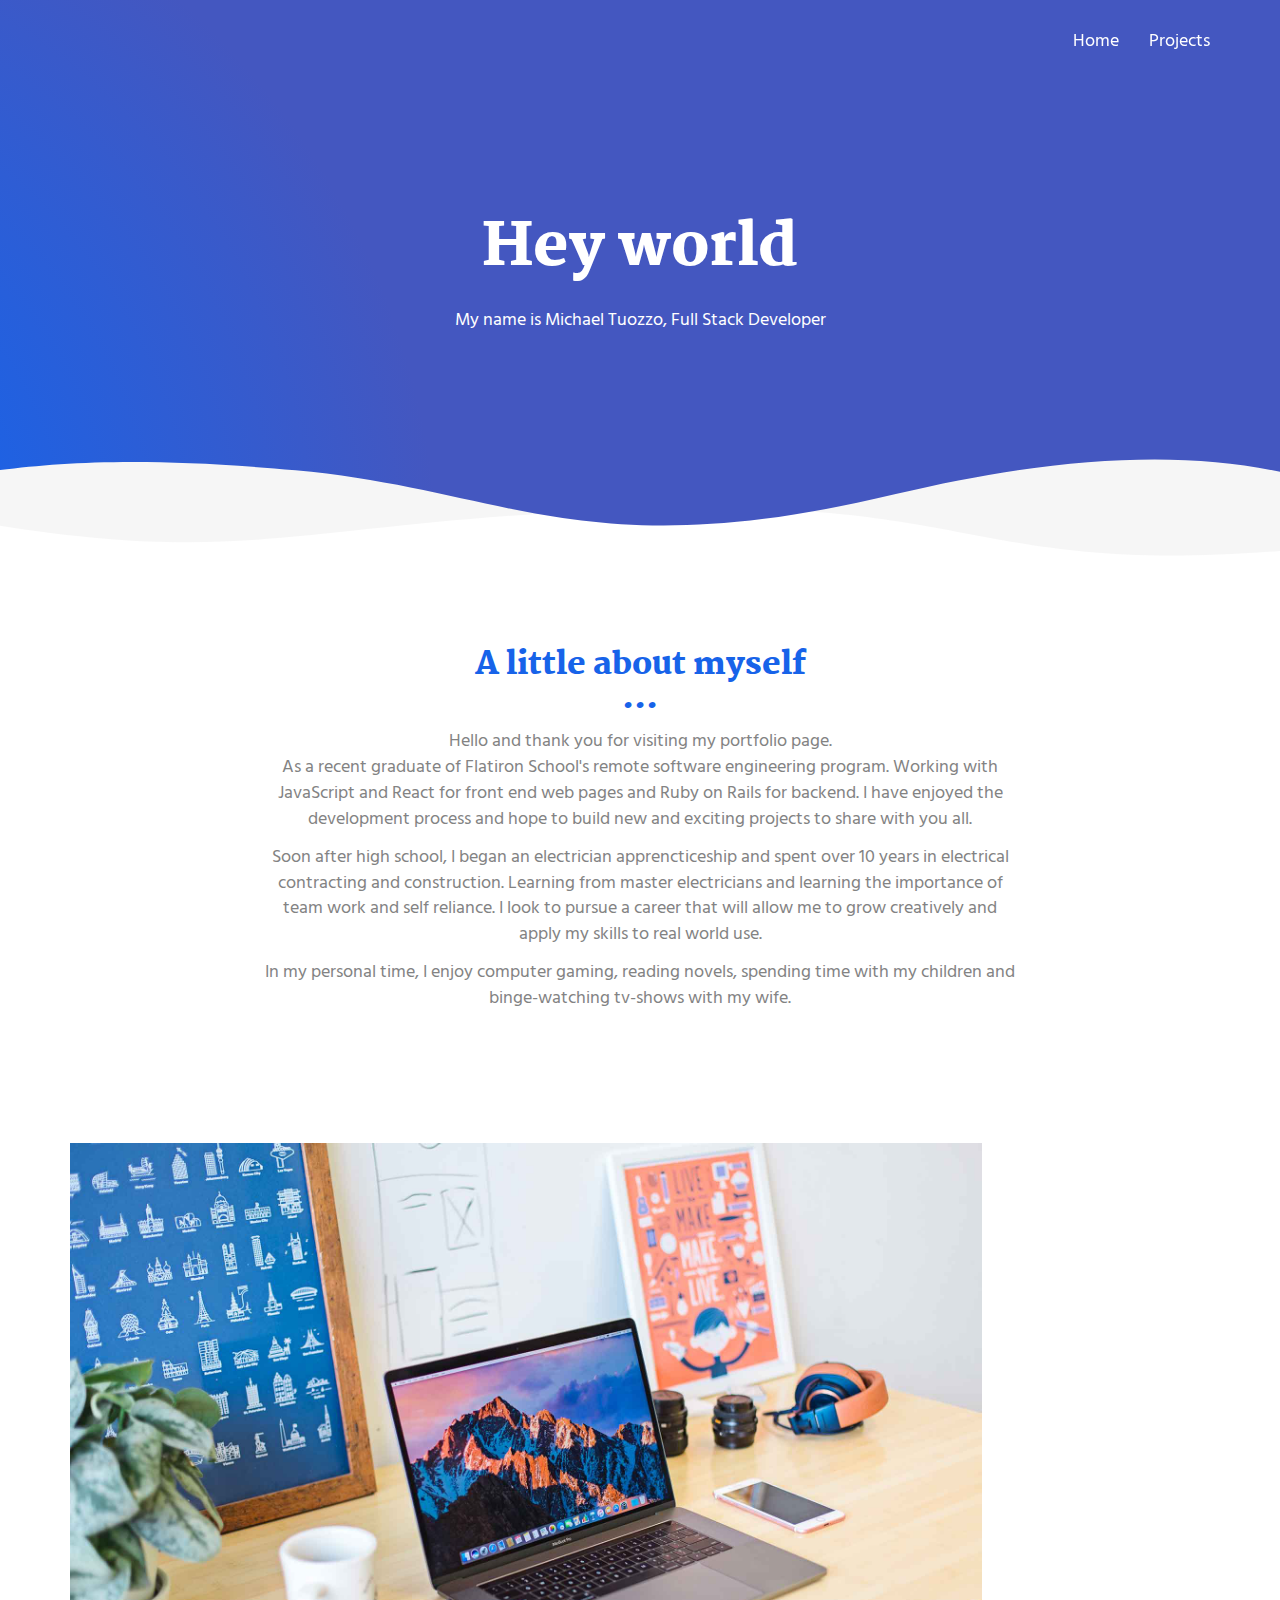
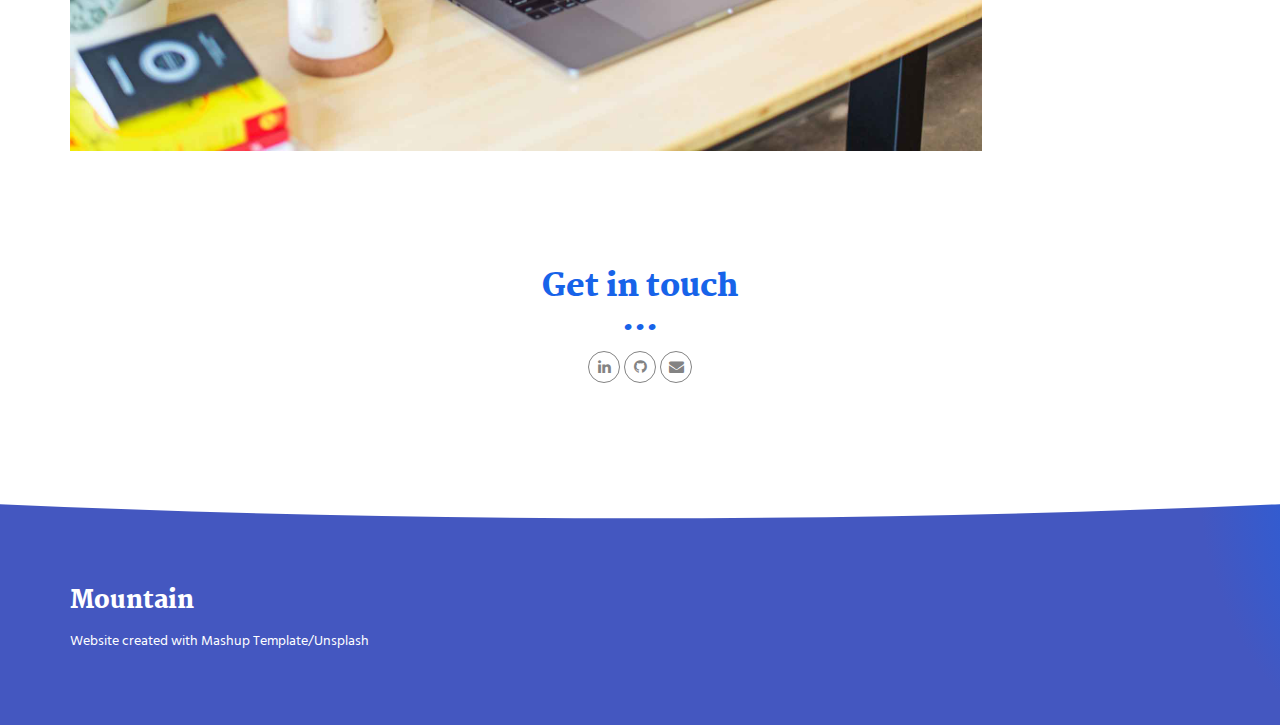
<file: index.html>
<!DOCTYPE html>
<html lang="en">
  <head>
    <meta charset="UTF-8" />
    <meta content="IE=edge" http-equiv="X-UA-Compatible" />
    <meta content="width=device-width,initial-scale=1" name="viewport" />
    <meta content="description" name="description" />
    <meta name="google" content="notranslate" />
    <meta
      content="Mashup templates have been developped by Orson.io team"
      name="author"
    />

    <!-- Disable tap highlight on IE -->
    <meta name="msapplication-tap-highlight" content="no" />

    <link
      rel="apple-touch-icon"
      sizes="180x180"
      href="./assets/apple-icon-180x180.png"
    />
    <link href="./assets/favicon.ico" rel="icon" />

    <link href="styles.css" rel="stylesheet" />

    <title>Michael Tuozzo</title>

    <link href="./main.550dcf66.css" rel="stylesheet" />
  </head>

  <body>
    <!-- Add your content of header -->
    <header>
      <nav class="navbar navbar-default active">
        <div class="container">
          <div class="navbar-header">
            <button
              type="button"
              class="navbar-toggle collapsed"
              data-toggle="collapse"
              data-target="#navbar-collapse"
              aria-expanded="false"
            >
              <span class="sr-only">Toggle navigation</span>
              <span class="icon-bar"></span>
              <span class="icon-bar"></span>
              <span class="icon-bar"></span>
            </button>
          </div>

          <div class="collapse navbar-collapse" id="navbar-collapse">
            <ul class="nav navbar-nav navbar-right">
              <li><a href="./index.html" title="">Home</a></li>
              <li><a href="./project.html" title="">Projects</a></li>
            </ul>
          </div>
        </div>
      </nav>
    </header>

    <!-- Add your site or app content here -->
    <div
      class="hero-full-container background-image-container white-text-container"
    >
      <div class="container">
        <div class="row">
          <div class="col-xs-12">
            <h1>Hey world</h1>
            <p>My name is Michael Tuozzo, Full Stack Developer</p>
            <br />
          </div>
        </div>
      </div>
    </div>

    <div class="section-container">
      <div class="container">
        <div class="row">
          <div class="col-xs-12 col-md-8 col-md-offset-2">
            <div class="text-center">
              <h2>A little about myself</h2>
              <p>
                Hello and thank you for visiting my portfolio page.
                <br />
                As a recent graduate of Flatiron School's remote software
                engineering program. Working with JavaScript and React for front
                end web pages and Ruby on Rails for backend. I have enjoyed the
                development process and hope to build new and exciting projects
                to share with you all.
              </p>
              <p>
                Soon after high school, I began an electrician apprencticeship
                and spent over 10 years in electrical contracting and
                construction. Learning from master electricians and learning the
                importance of team work and self reliance. I look to pursue a
                career that will allow me to grow creatively and apply my skills
                to real world use.
              </p>
              <p>
                In my personal time, I enjoy computer gaming, reading novels,
                spending time with my children and binge-watching tv-shows with
                my wife.
              </p>
            </div>
          </div>
        </div>
      </div>
    </div>

    <div class="section-container">
      <div class="container">
        <div class="row">
          <div class="col-xs-12">
            <div
              id="carousel-example-generic"
              class="carousel carousel-fade slide"
              data-ride="carousel"
            >
              <div class="carousel-inner" role="listbox">
                <div class="item active">
                  <img
                    class="img-responsive"
                    src="./assets/images/img-06.jpg"
                    alt="First slide"
                  />
                  <div class="carousel-caption card-shadow reveal">
                    <h3>Front end</h3>
                    <a
                      class="left carousel-control"
                      href="#carousel-example-generic"
                      role="button"
                      data-slide="prev"
                    >
                      <i class="fa fa-chevron-left" aria-hidden="true"></i>
                      <span class="sr-only">Previous</span>
                    </a>
                    <a
                      class="right carousel-control"
                      href="#carousel-example-generic"
                      role="button"
                      data-slide="next"
                    >
                      <i class="fa fa-chevron-right" aria-hidden="true"></i>
                      <span class="sr-only">Next</span>
                    </a>

                    <p>
                      React (+Redux) - React Native - JavaScript - Bootstrap 5 - CSS - HTML5
                    </p>
                    
                  </div>
                </div>
                <div class="item">
                  <img
                    class="img-responsive"
                    src="./assets/images/img-07.jpg"
                    alt="First slide"
                  />
                  <div class="carousel-caption card-shadow reveal">
                    <h3>Back end</h3>
                    <a
                      class="left carousel-control"
                      href="#carousel-example-generic"
                      role="button"
                      data-slide="prev"
                    >
                      <i class="fa fa-chevron-left" aria-hidden="true"></i>
                      <span class="sr-only">Previous</span>
                    </a>
                    <a
                      class="right carousel-control"
                      href="#carousel-example-generic"
                      role="button"
                      data-slide="next"
                    >
                      <i class="fa fa-chevron-right" aria-hidden="true"></i>
                      <span class="sr-only">Next</span>
                    </a>
                    <p>
                      Ruby on Rails - Express.js - Node.js - RESTful API - SQL - Postgres
                    </p>

              
                    <!-- <a href="./project.html" class="btn btn-primary" title="">
                      Discover
                    </a> -->
                  </div>
                </div>
              </div>
            </div>
          </div>
        </div>
      </div>
    </div>

    <div class="section-container contact-container">
      <div class="container">
        <div class="row">
          <div class="col-xs-12 col-md-12">
            <div class="section-container-spacer">
              <h2 class="text-center">Get in touch</h2>

              <div class="text-center">
                <a
                  href="https://www.linkedin.com/in/michael-tuozzo-steamed-apps/"
                  class="social-round-icon fa-icon"
                >
                  <i class="fa fa-linkedin"></i>
                </a>
                <a
                  href="http://www.github.com/Mtuozzo86"
                  class="social-round-icon fa-icon"
                >
                  <i class="fa fa-github"></i>
                </a>
                <a
                  href="mailto:Mtuozzo86@gmail.com"
                  class="social-round-icon fa-icon"
                >
                  <i class="fa fa-envelope"></i>
                </a>
              </div>
            </div>
          </div>
        </div>
      </div>
    </div>

    <script>
      document.addEventListener("DOMContentLoaded", function (event) {
        navbarFixedTopAnimation();
      });
    </script>

    <footer class="footer-container white-text-container">
      <div class="container">
        <div class="row">
          <div class="col-xs-12">
            <h3>Mountain</h3>

            <div class="row">
              <div class="col-xs-12 col-sm-7">
                <p>
                  <small
                    >Website created with
                    <a
                      href="http://www.mashup-template.com/"
                      title="Create website with free html template"
                      >Mashup Template</a
                    >/<a
                      href="https://www.unsplash.com/"
                      title="Beautiful Free Images"
                      >Unsplash</a
                    ></small
                  >
                </p>
              </div>
            </div>
          </div>
        </div>
      </div>
    </footer>

    <script>
      document.addEventListener("DOMContentLoaded", function (event) {
        navActivePage();
        scrollRevelation(".reveal");
      });
    </script>

    <!-- Google Analytics: change UA-XXXXX-X to be your site's ID 

<script>
  (function (i, s, o, g, r, a, m) {
    i['GoogleAnalyticsObject'] = r; i[r] = i[r] || function () {
      (i[r].q = i[r].q || []).push(arguments)
    }, i[r].l = 1 * new Date(); a = s.createElement(o),
      m = s.getElementsByTagName(o)[0]; a.async = 1; a.src = g; m.parentNode.insertBefore(a, m)
  })(window, document, 'script', '//www.google-analytics.com/analytics.js', 'ga');
  ga('create', 'UA-XXXXX-X', 'auto');
  ga('send', 'pageview');
</script>

-->
    <script type="text/javascript" src="./main.0cf8b554.js"></script>
  </body>
</html>
</file>
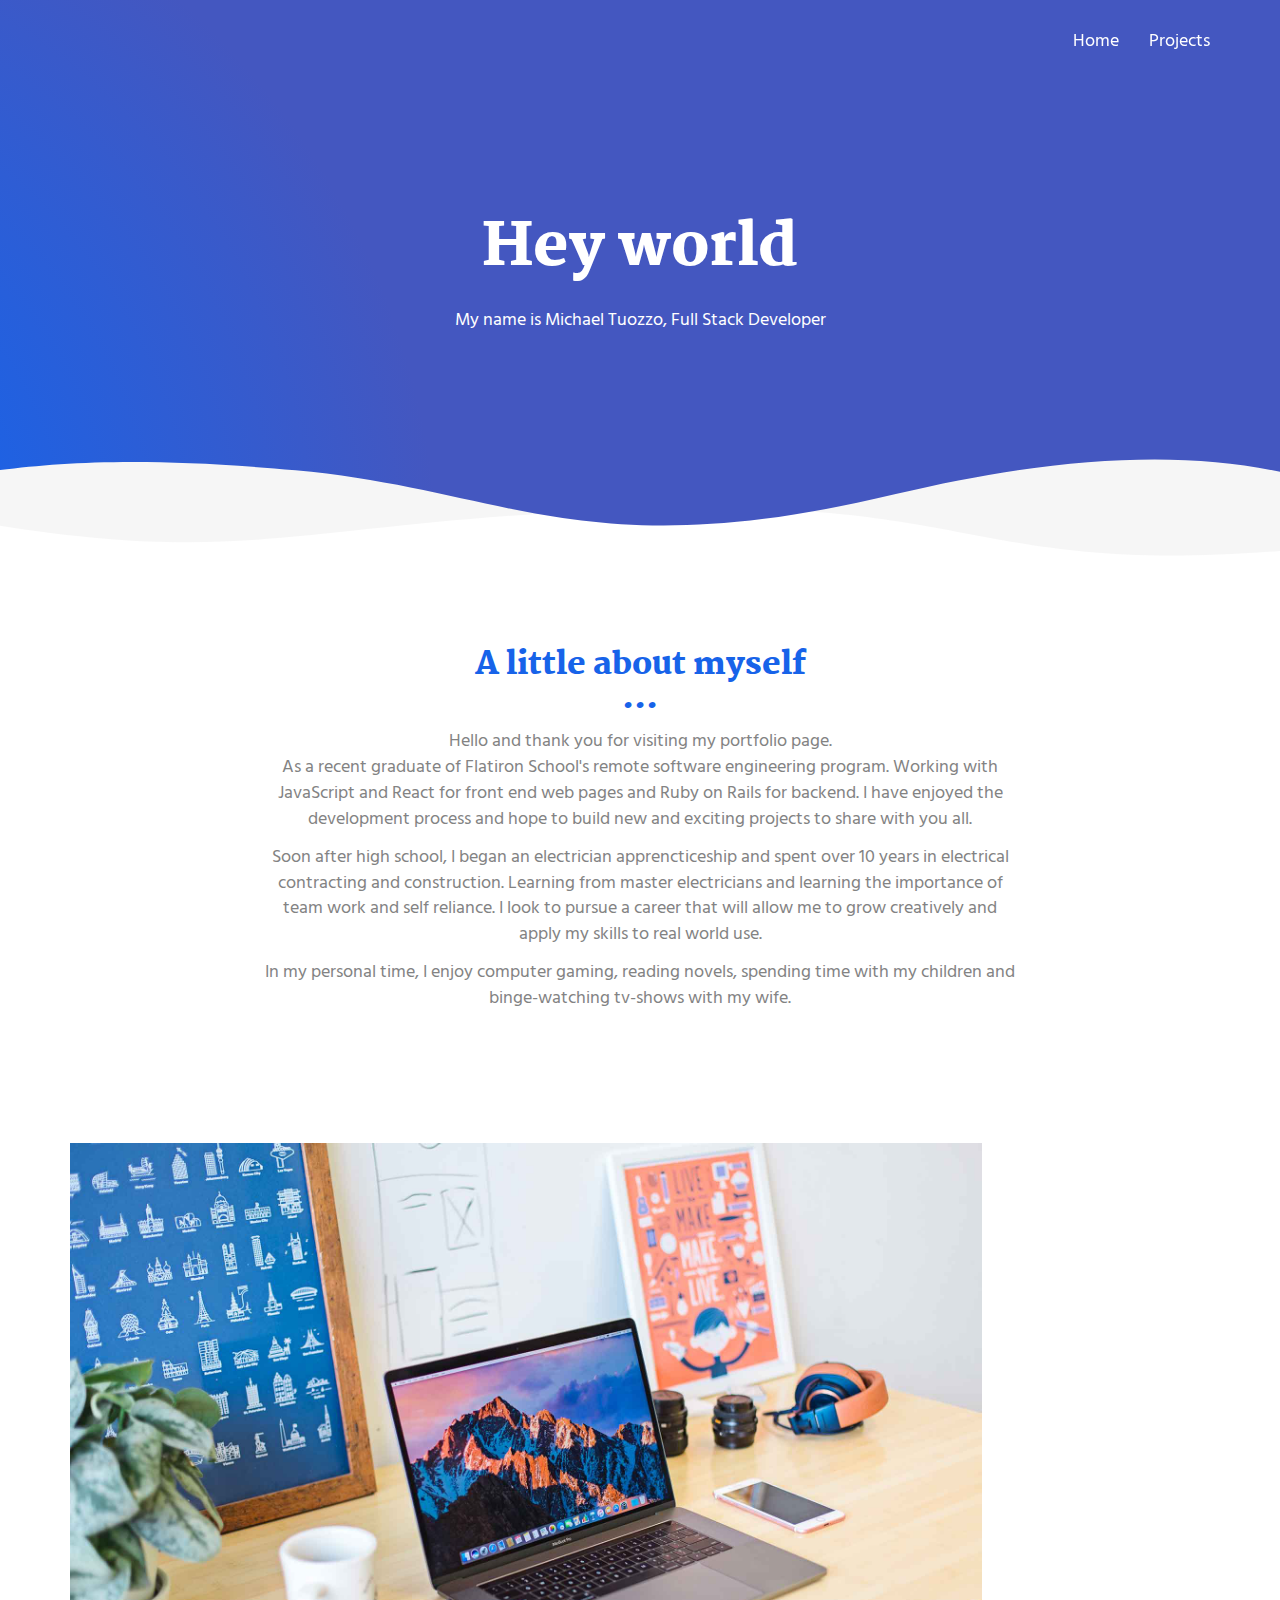
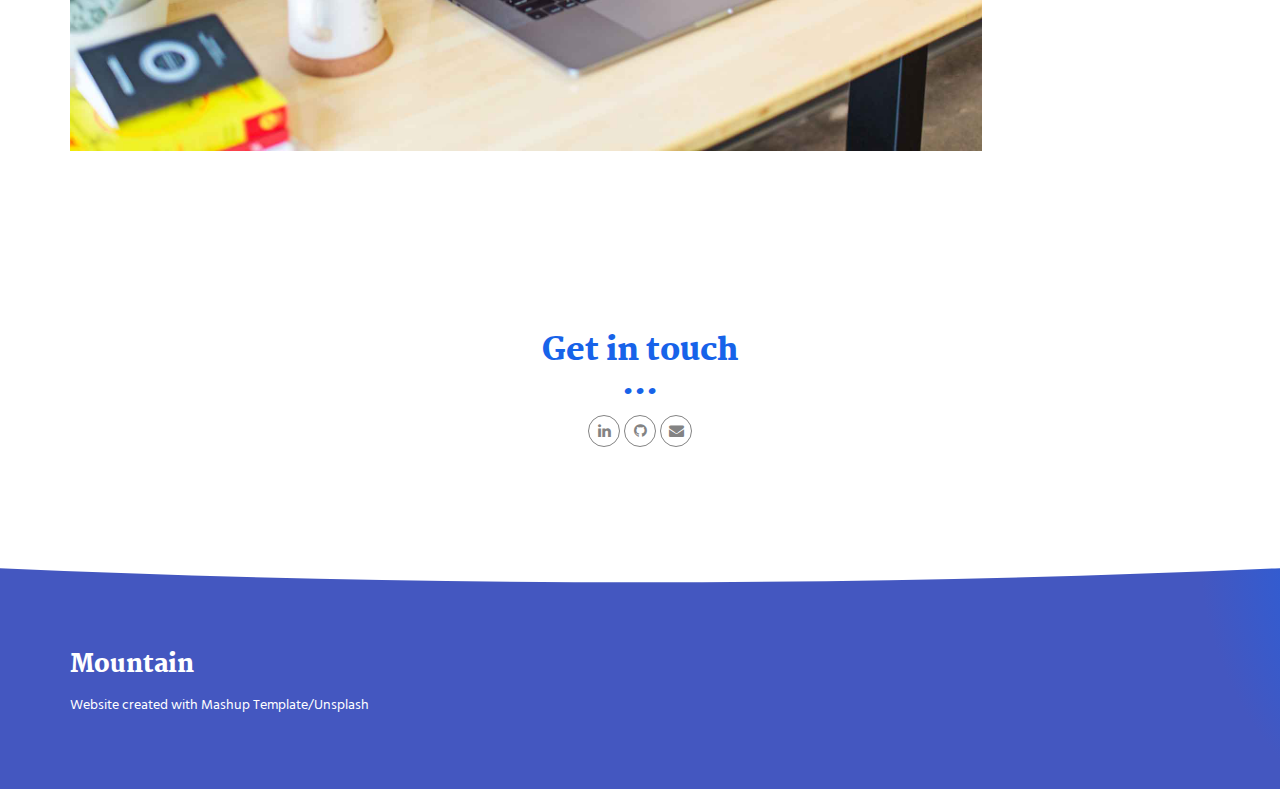
<file: mountain-html/mountain/index.html>
<!DOCTYPE html>
<html lang="en">

<head>
  <meta charset="UTF-8">
  <meta content="IE=edge" http-equiv="X-UA-Compatible">
  <meta content="width=device-width,initial-scale=1" name="viewport">
  <meta content="description" name="description">
  <meta name="google" content="notranslate" />
  <meta content="Mashup templates have been developped by Orson.io team" name="author">

  <!-- Disable tap highlight on IE -->
  <meta name="msapplication-tap-highlight" content="no">


  <link rel="apple-touch-icon" sizes="180x180" href="./assets/apple-icon-180x180.png">
  <link href="./assets/favicon.ico" rel="icon">

  <link href="" rel="stylesheet">


  <title>Michael Tuozzo</title>

  <link href="./main.550dcf66.css" rel="stylesheet">
</head>

<body>
  <!-- Add your content of header -->
  <header>
    <nav class="navbar navbar-default active">
      <div class="container">
        <div class="navbar-header">
          <button type="button" class="navbar-toggle collapsed" data-toggle="collapse" data-target="#navbar-collapse"
            aria-expanded="false">
            <span class="sr-only">Toggle navigation</span>
            <span class="icon-bar"></span>
            <span class="icon-bar"></span>
            <span class="icon-bar"></span>
          </button>
        </div>

        <div class="collapse navbar-collapse" id="navbar-collapse">
          <ul class="nav navbar-nav navbar-right">
            <li><a href="./index.html" title="">Home</a></li>
            <li><a href="./project.html" title="">Projects</a></li>
            <!-- <li>
              <p>
                <a href="./components.html" class="btn btn-default navbar-btn" title="">Components</a>
              </p>
            </li> -->

          </ul>
        </div>
      </div>
    </nav>
  </header>

  <!-- Add your site or app content here -->
  <div class="hero-full-container background-image-container white-text-container">
    <div class="container">
      <div class="row">
        <div class="col-xs-12">
          <h1>Hey world</h1>
          <p>My name is Michael Tuozzo, Full Stack Developer</p>
          <br>
        </div>
      </div>
    </div>
  </div>

  <div class="section-container">
    <div class="container">
      <div class="row">
        <div class="col-xs-12 col-md-8 col-md-offset-2">
          <div class="text-center">
            <h2>A little about myself</h2>
            <p>Hello and thank you for visiting my portfolio page.
              <br>
              As a recent graduate of Flatiron School's remote software engineering program. Working with JavaScript and
              React for front end web pages and Ruby on Rails for backend. I have enjoyed the
              development process and hope to build new and exciting projects to share with you all.
            </p>
            <p>Soon after high school, I began an electrician apprencticeship and spent over 10 years in electrical
              contracting and construction. Learning from master electricians and learning the importance of team work
              and self reliance. I look to pursue a career that will allow me to grow creatively and apply my skills to
              real world use.
            </p>
            <p>In my personal time, I enjoy computer gaming, reading novels, spending time with my children and
              binge-watching tv-shows with my wife.</p>
          </div>
        </div>
      </div>
    </div>
  </div>

  <div class="section-container">
    <div class="container">
      <div class="row">
        <div class="col-xs-12">


          <div id="carousel-example-generic" class="carousel carousel-fade slide" data-ride="carousel">

            <div class="carousel-inner" role="listbox">

              <div class="item active">
                <img class="img-responsive" src="./assets/images/img-06.jpg" alt="First slide">
                <div class="carousel-caption card-shadow reveal">

                  <h3>Skills</h3>
                  <a class="left carousel-control" href="#carousel-example-generic" role="button" data-slide="prev">
                    <i class="fa fa-chevron-left" aria-hidden="true"></i>
                    <span class="sr-only">Previous</span>
                  </a>
                  <a class="right carousel-control" href="#carousel-example-generic" role="button" data-slide="next">
                    <i class="fa fa-chevron-right" aria-hidden="true"></i>
                    <span class="sr-only">Next</span>
                  </a>

                  <p>While studying at Flatiron School, we based our knowledge around JavaScript - React - Ruby & Ruby
                    on Rails</p>
                  <p>Some additional resources revolved around Heroku and Bootstrap</p>
                </div>
              </div>
              <div class="item">
                <img class="img-responsive" src="./assets/images/img-07.jpg" alt="First slide">
                <div class="carousel-caption card-shadow reveal">

                  <h3>Lbortis</h3>
                  <a class="left carousel-control" href="#carousel-example-generic" role="button" data-slide="prev">
                    <i class="fa fa-chevron-left" aria-hidden="true"></i>
                    <span class="sr-only">Previous</span>
                  </a>
                  <a class="right carousel-control" href="#carousel-example-generic" role="button" data-slide="next">
                    <i class="fa fa-chevron-right" aria-hidden="true"></i>
                    <span class="sr-only">Next</span>
                  </a>
                  <p>
                    Pre id tellus in risus pre
                    tium imperdiet eu lobortis dolor. Sed pellentesque, urna ac viverra lacinia, erat mauris venenatis
                    purus, mollis egestas urna purus ac ex.
                    Aenean nunc sem, lobortis at elit non, lobortis laoreet nibh. Maecenas at mi ipsum.
                  </p>

                  <p>
                    Quisque tempor, ligula pharetra luctus elementum, arcu nisl suscipit ante, pharetra commodo dui est
                    et enim. Sed eu vestibulum elit. Donec ut libero non.
                  </p>
                  <a href="./project.html" class="btn btn-primary" title="">
                    Discover
                  </a>
                </div>
              </div>
            </div>

          </div>


        </div>

      </div>

    </div>
  </div>






  <div class="section-container contact-container">
    <div class="container">
      <div class="row">
        <div class="col-xs-12 col-md-12">
          <div class="section-container-spacer">
            <h2 class="text-center">Get in touch</h2>

            <div class="text-center">
              <a href="https://www.linkedin.com/in/michael-tuozzo-steamed-apps/" class="social-round-icon fa-icon">
                <i class="fa fa-linkedin"></i>
              </a>
              <a href="http://www.github.com/Mtuozzo86" class="social-round-icon fa-icon">
                <i class="fa fa-github"></i>
              </a>
              <a href="mailto:Mtuozzo86@gmail.com" class="social-round-icon fa-icon">
                <i class="fa fa-envelope"></i>
              </a>
            </div>
          </div>

        </div>
      </div>
    </div>
  </div>

  <script>
    document.addEventListener("DOMContentLoaded", function (event) {
      navbarFixedTopAnimation();
    });
  </script>

  <footer class="footer-container white-text-container">
    <div class="container">
      <div class="row">


        <div class="col-xs-12">
          <h3>Mountain</h3>

          <div class="row">
            <div class="col-xs-12 col-sm-7">
              <p><small>Website created with <a href="http://www.mashup-template.com/"
                    title="Create website with free html template">Mashup Template</a>/<a
                    href="https://www.unsplash.com/" title="Beautiful Free Images">Unsplash</a></small>
              </p>
            </div>
          </div>


        </div>
      </div>
    </div>
  </footer>

  <script>
    document.addEventListener("DOMContentLoaded", function (event) {
      navActivePage();
      scrollRevelation('.reveal');
    });
  </script>

  <!-- Google Analytics: change UA-XXXXX-X to be your site's ID 

<script>
  (function (i, s, o, g, r, a, m) {
    i['GoogleAnalyticsObject'] = r; i[r] = i[r] || function () {
      (i[r].q = i[r].q || []).push(arguments)
    }, i[r].l = 1 * new Date(); a = s.createElement(o),
      m = s.getElementsByTagName(o)[0]; a.async = 1; a.src = g; m.parentNode.insertBefore(a, m)
  })(window, document, 'script', '//www.google-analytics.com/analytics.js', 'ga');
  ga('create', 'UA-XXXXX-X', 'auto');
  ga('send', 'pageview');
</script>

-->
  <script type="text/javascript" src="./main.0cf8b554.js"></script>
</body>

</html>
</file>
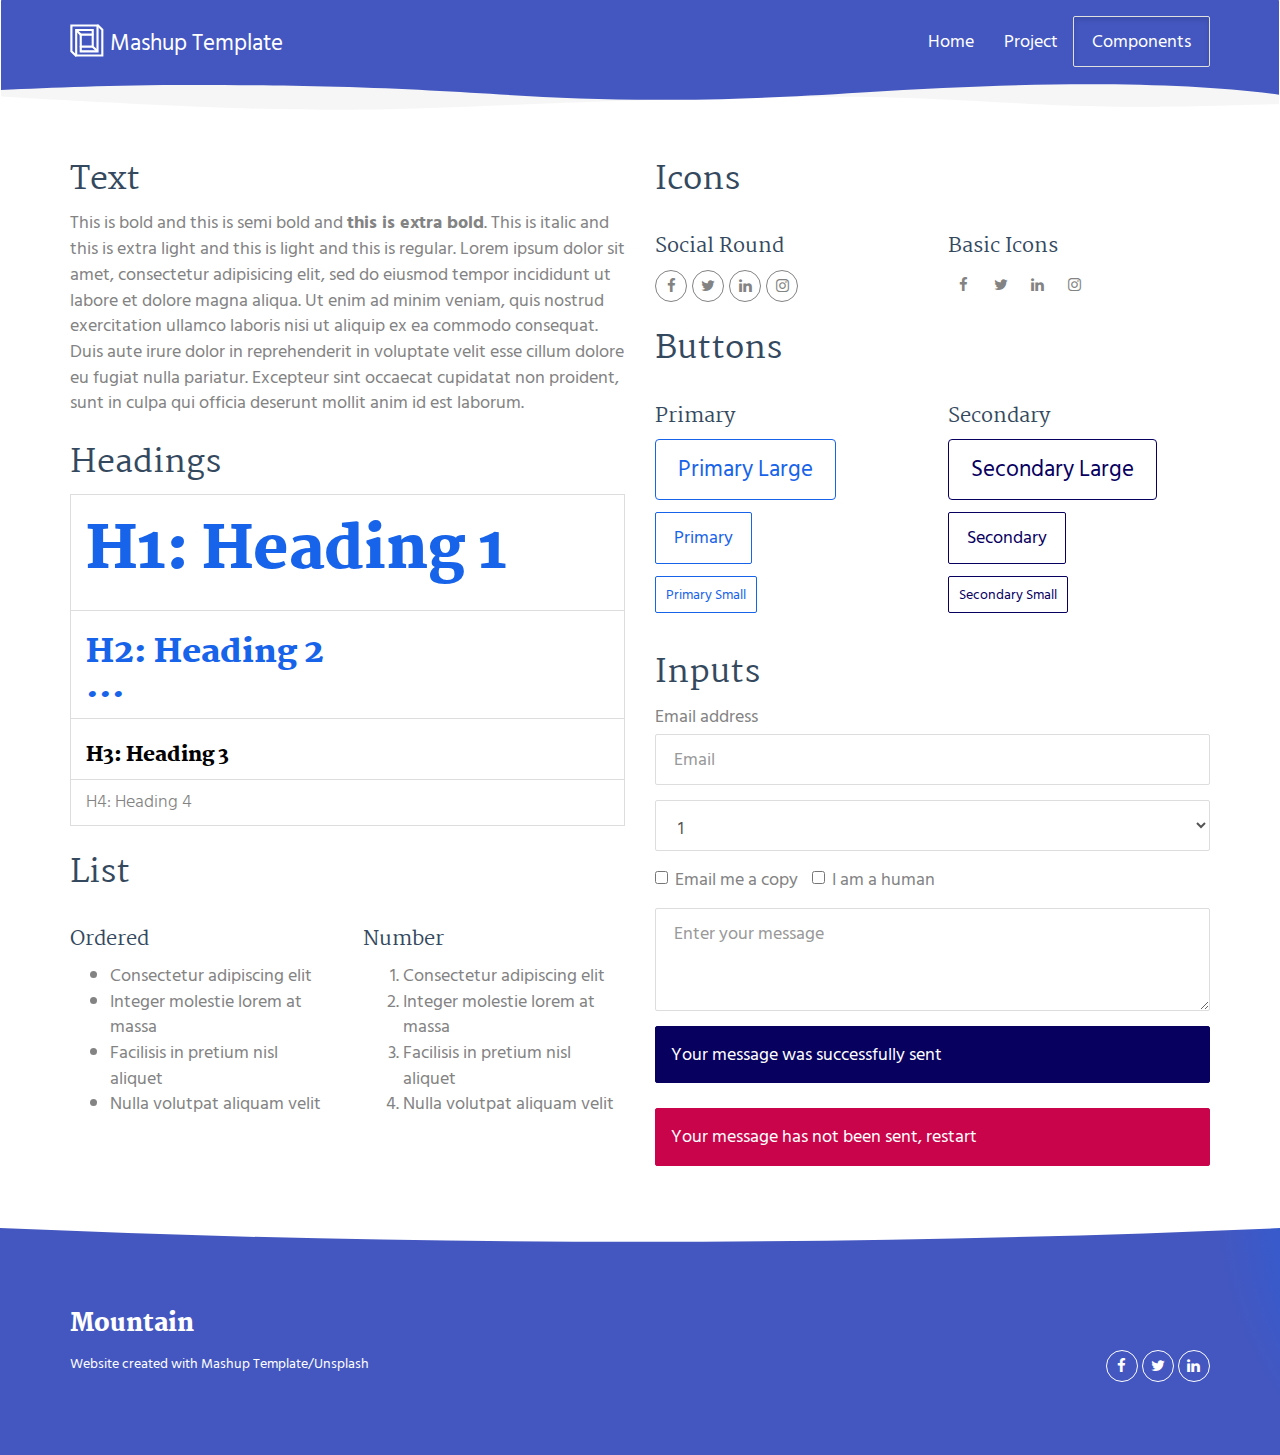
<file: components.html>
<!DOCTYPE html>
<html lang="en">

<head>
  <meta charset="UTF-8">
  <meta content="IE=edge" http-equiv="X-UA-Compatible">
  <meta content="width=device-width,initial-scale=1" name="viewport">
  <meta content="description" name="description">
  <meta name="google" content="notranslate" />
  <meta content="Mashup templates have been developped by Orson.io team" name="author">

  <!-- Disable tap highlight on IE -->
  <meta name="msapplication-tap-highlight" content="no">
  
  
  <link rel="apple-touch-icon" sizes="180x180" href="./assets/apple-icon-180x180.png">
  <link href="./assets/favicon.ico" rel="icon">

  <link href="" rel="stylesheet">


  <title>Title page</title>

<link href="./main.550dcf66.css" rel="stylesheet"></head>

<body> <!-- Add your content of header -->
<header>
  <nav class="navbar navbar-default active">
    <div class="container">
      <div class="navbar-header">
        <button type="button" class="navbar-toggle collapsed" data-toggle="collapse" data-target="#navbar-collapse" aria-expanded="false">
          <span class="sr-only">Toggle navigation</span>
          <span class="icon-bar"></span>
          <span class="icon-bar"></span>
          <span class="icon-bar"></span>
        </button>
        <a class="navbar-brand" href="./index.html" title="">
          <img src="./assets/images/mashup-icon.svg" class="navbar-logo-img" alt="">
          Mashup Template
        </a>
      </div>

      <div class="collapse navbar-collapse" id="navbar-collapse">
        <ul class="nav navbar-nav navbar-right">
          <li><a href="./index.html" title="">Home</a></li>
          <li><a href="./project.html" title="">Project</a></li>
          <li>
            <p>
              <a href="./components.html" class="btn btn-default navbar-btn" title="">Components</a>
            </p>
          </li>

        </ul>
      </div> 
    </div>
  </nav>
</header>

<!-- Add your site or app content here -->
  <div class="container">
    <div class="row">
      <div class="col-xs-12 col-md-6">

        <div class="template-example">
          <h2 class="template-title-example">Text</h2>
          <p>This is bold and this is semi bold and <b>this is extra bold</b>. This is italic and this is extra light and this is light
          and this is regular. Lorem ipsum dolor sit amet, consectetur adipisicing elit, sed do eiusmod
          tempor incididunt ut labore et dolore magna aliqua. Ut enim ad minim veniam,
          quis nostrud exercitation ullamco laboris nisi ut aliquip ex ea commodo
          consequat. Duis aute irure dolor in reprehenderit in voluptate velit esse
          cillum dolore eu fugiat nulla pariatur. Excepteur sint occaecat cupidatat non
          proident, sunt in culpa qui officia deserunt mollit anim id est laborum.
          </p>
        </div>

        <div class="template-example">
          <h2 class="template-title-example">Headings</h2>
          
          <table class="table table-bordered">
            <tr><td><h1>H1: Heading 1</h1></td></tr>
            <tr><td><h2>H2: Heading 2</h2></td></tr>
            <tr><td><h3>H3: Heading 3</h3></td></tr>
            <tr><td><h4>H4: Heading 4</h4></td></tr>
          </table>
        </div>

        <div class="template-example">
          <h2 class="template-title-example">List</h2>
          <div class="row">
            <div class="col-md-6">
              <h3 class="template-title-example">Ordered</h3>
              <ul>
                <li>Consectetur adipiscing elit</li>
                <li>Integer molestie lorem at massa</li>
                <li>Facilisis in pretium nisl aliquet</li>
                <li>Nulla volutpat aliquam velit</li>
              </ul>
            </div>
            <div class="col-md-6">
              <h3 class="template-title-example">Number</h3>
              <ol>
                <li>Consectetur adipiscing elit</li>
                <li>Integer molestie lorem at massa</li>
                <li>Facilisis in pretium nisl aliquet</li>
                <li>Nulla volutpat aliquam velit</li>
              </ol>
            </div>
          </div>
        </div>

        
      </div>

      <div class="col-xs-12 col-md-6">
        <div class="template-example">
          <h2 class="template-title-example">Icons</h2>
          
          <div class="row">
            <div class="col-md-6">
              <h3 class="template-title-example">Social Round</h2>
              <ul class="list-icons">
                <li>
                  <a href="" class="social-round-icon fa-icon">
                    <i class="fa fa-facebook"></i>
                  </a>
                </li>
                <li>
                  <a href="" class="social-round-icon fa-icon">
                    <i class="fa fa-twitter"></i>
                  </a>
                </li>
                <li>
                  <a href="" class="social-round-icon fa-icon">
                    <i class="fa fa-linkedin"></i>
                  </a>
                </li>
                <li>
                  <a href="" class="social-round-icon fa-icon">
                    <i class="fa fa-instagram"></i>
                  </a>
                </li>
              </ul>
            </div>
            <div class="col-md-6">
               <h3 class="template-title-example">Basic Icons</h2>
                <ul class="list-icons">
                  <li>
                    <span class="fa-icon">
                      <i class="fa fa-facebook"></i>
                    </span>
                  </li>
                  <li>
                    <span class="fa-icon">
                      <i class="fa fa-twitter"></i>
                    </span>
                  </li>
                  <li>
                    <span class="fa-icon">
                      <i class="fa fa-linkedin"></i>
                    </span>
                  </li>
                  <li>
                    <span class="fa-icon">
                      <i class="fa fa-instagram"></i>
                    </span>
                  </li>
                </ul>
            </div>

          </div>


          


        </div>

        <div class="template-example">
          <h2 class="template-title-example">Buttons</h2>
          <div class="row">
            <div class="col-md-6">
              <h3 class="template-title-example">Primary</h2>
              <div class="row">
                  <div class="col-md-6">
                  <p><a href="" class="btn btn-primary btn-lg">Primary Large</a></p>
                  <p><a href="" class="btn btn-primary">Primary </a></p>
                  <p><a href="" class="btn btn-primary btn-sm">Primary Small</a></p>
                </div>
              </div>

            </div>

            <div class="col-md-6">
              <h3 class="template-title-example">Secondary</h2>
              <div class="row">
                  <div class="col-md-6">
                  <p><a href="" class="btn btn-info btn-lg">Secondary Large</a></p>
                  <p><a href="" class="btn btn-info">Secondary </a></p>
                  <p><a href="" class="btn btn-info btn-sm">Secondary Small</a></p>
                </div>
              </div>
            </div>
          </div>
        </div>
        
        <div class="template-example">
          <h2 class="template-title-example">Inputs</h2>

            <div class="form-group">
              <label for="exampleInputEmail1">Email address</label>
              <input type="email" class="form-control" id="exampleInputEmail1" placeholder="Email">
            </div>

            <div class="form-group">
              <select class="form-control">
                <option>1</option>
                <option>2</option>
                <option>3</option>
                <option>4</option>
                <option>5</option>
              </select>
            </div>

            <div class="form-group">
              <label class="checkbox-inline">
                <input 
                type="checkbox" id="inlineCheckbox1" value="option1"> Email me a copy
              </label>
              <label class="checkbox-inline">
                <input type="checkbox" id="inlineCheckbox2" value="option2"> I am a human
              </label>
            </div>

            <div class="form-group">
              <textarea class="form-control" rows="3" placeholder="Enter your message"></textarea>
            </div>
            
            <div class="alert alert-success" role="alert">Your message was successfully sent</div>
            <div class="alert alert-danger" role="alert">Your message has not been sent, restart</div>
        </div>




      </div>
    </div>
  </div>

<footer class="footer-container white-text-container">
  <div class="container">
    <div class="row">

     
      <div class="col-xs-12">
        <h3>Mountain</h3>

        <div class="row">
          <div class="col-xs-12 col-sm-7">
            <p><small>Website created with <a href="http://www.mashup-template.com/" title="Create website with free html template">Mashup Template</a>/<a href="https://www.unsplash.com/" title="Beautiful Free Images">Unsplash</a></small>
            </p>
          </div>
          <div class="col-xs-12 col-sm-5">
            <p class="text-right">
              <a href="https://facebook.com/" class="social-round-icon white-round-icon fa-icon" title="">
                <i class="fa fa-facebook" aria-hidden="true"></i>
              </a>
              <a href="https://twitter.com/" class="social-round-icon white-round-icon fa-icon" title="">
                <i class="fa fa-twitter" aria-hidden="true"></i>
              </a>
              <a href="https://www.linkedin.com/" class="social-round-icon white-round-icon fa-icon" title="">
                <i class="fa fa-linkedin" aria-hidden="true"></i>
              </a>
            </p>
          </div>
        </div>
        
        
      </div>
    </div>
  </div>
</footer>

<script>
  document.addEventListener("DOMContentLoaded", function (event) {
    navActivePage();
    scrollRevelation('.reveal');
  });
</script>

<!-- Google Analytics: change UA-XXXXX-X to be your site's ID 

<script>
  (function (i, s, o, g, r, a, m) {
    i['GoogleAnalyticsObject'] = r; i[r] = i[r] || function () {
      (i[r].q = i[r].q || []).push(arguments)
    }, i[r].l = 1 * new Date(); a = s.createElement(o),
      m = s.getElementsByTagName(o)[0]; a.async = 1; a.src = g; m.parentNode.insertBefore(a, m)
  })(window, document, 'script', '//www.google-analytics.com/analytics.js', 'ga');
  ga('create', 'UA-XXXXX-X', 'auto');
  ga('send', 'pageview');
</script>

--> <script type="text/javascript" src="./main.0cf8b554.js"></script></body>

</html>
</file>
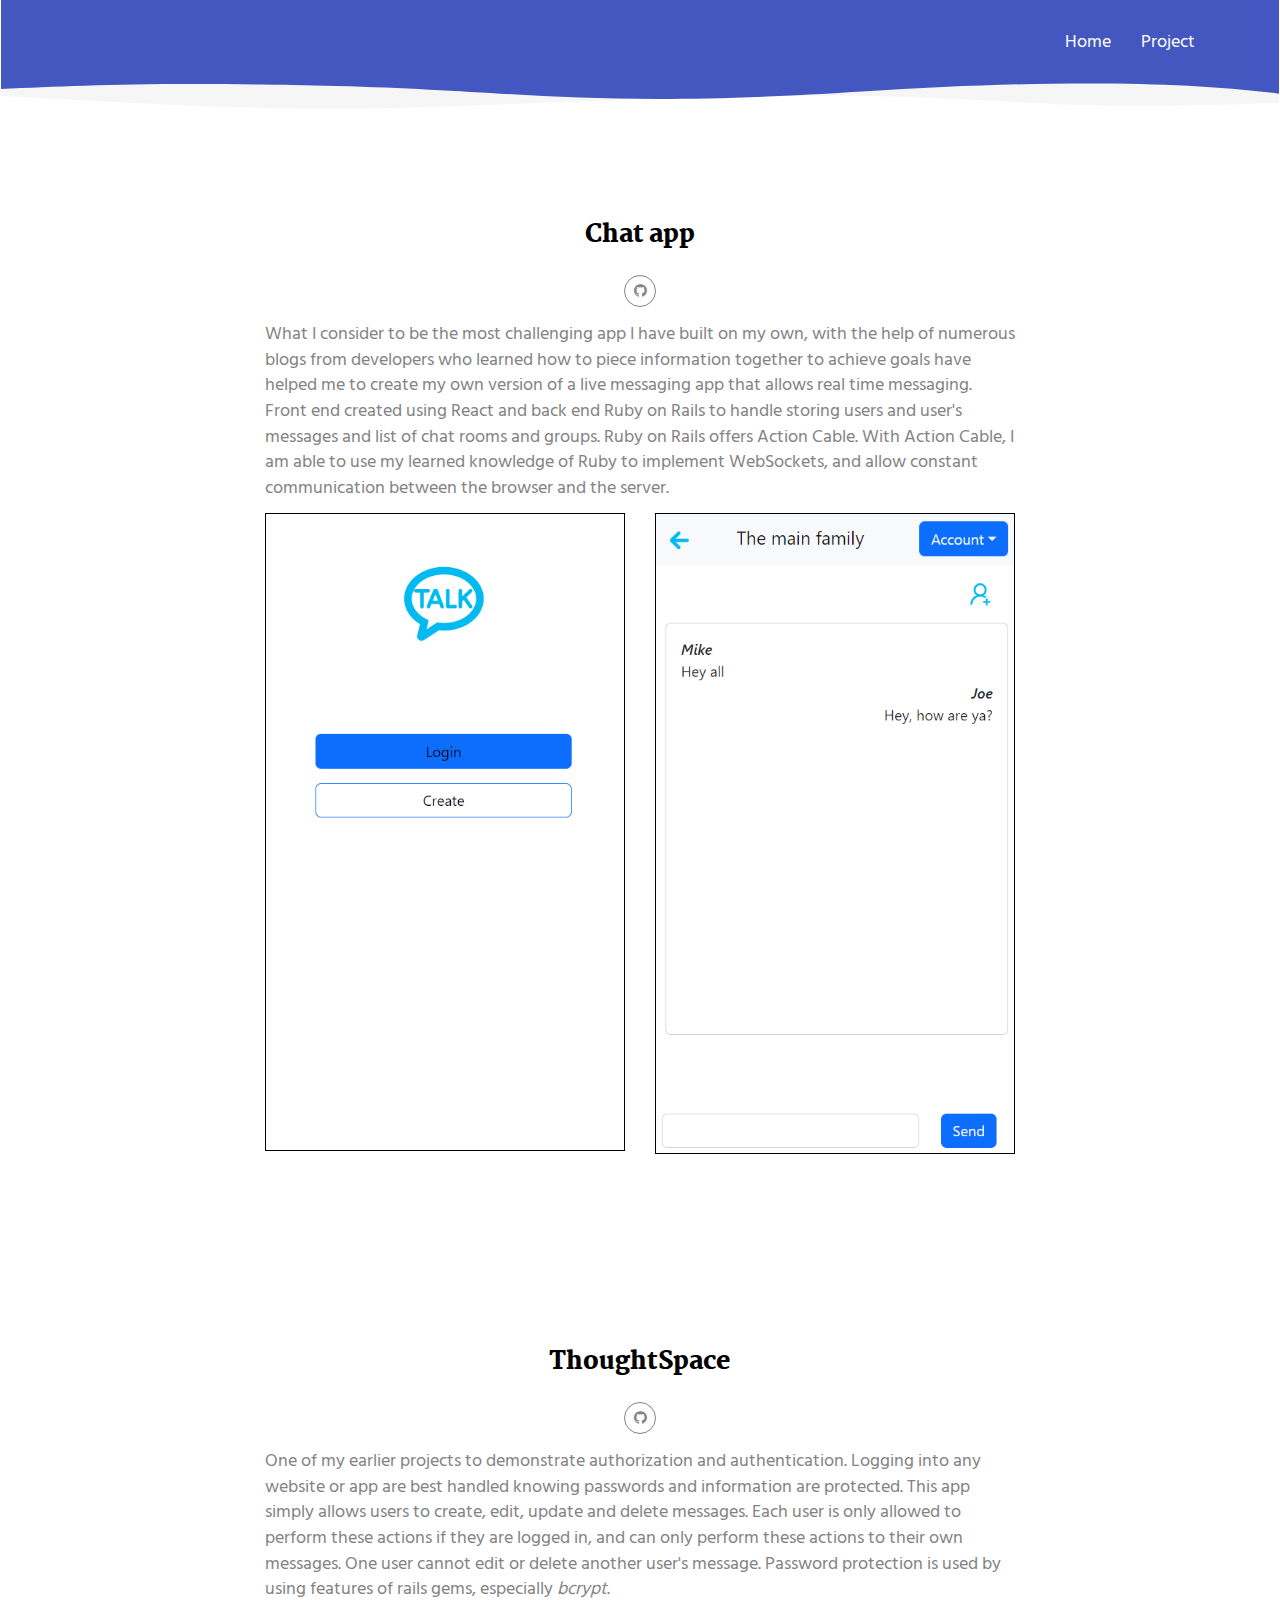
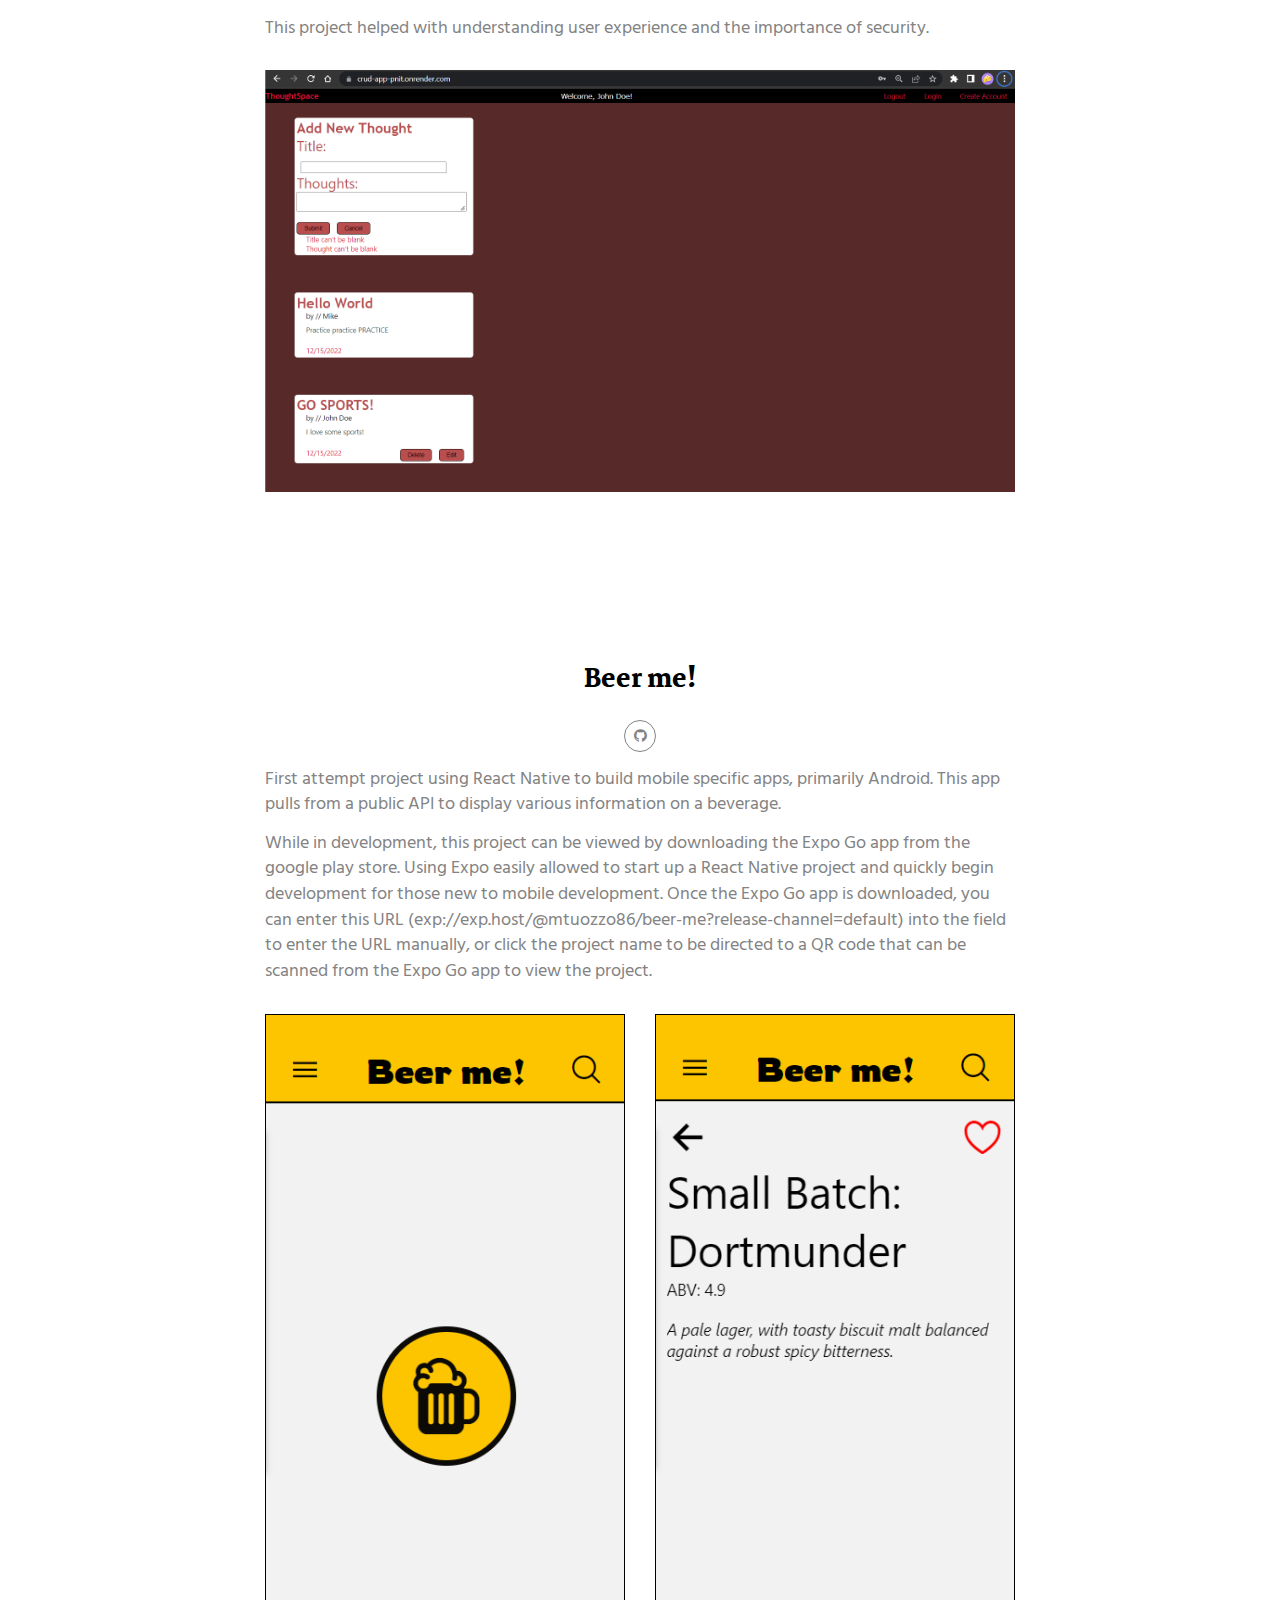
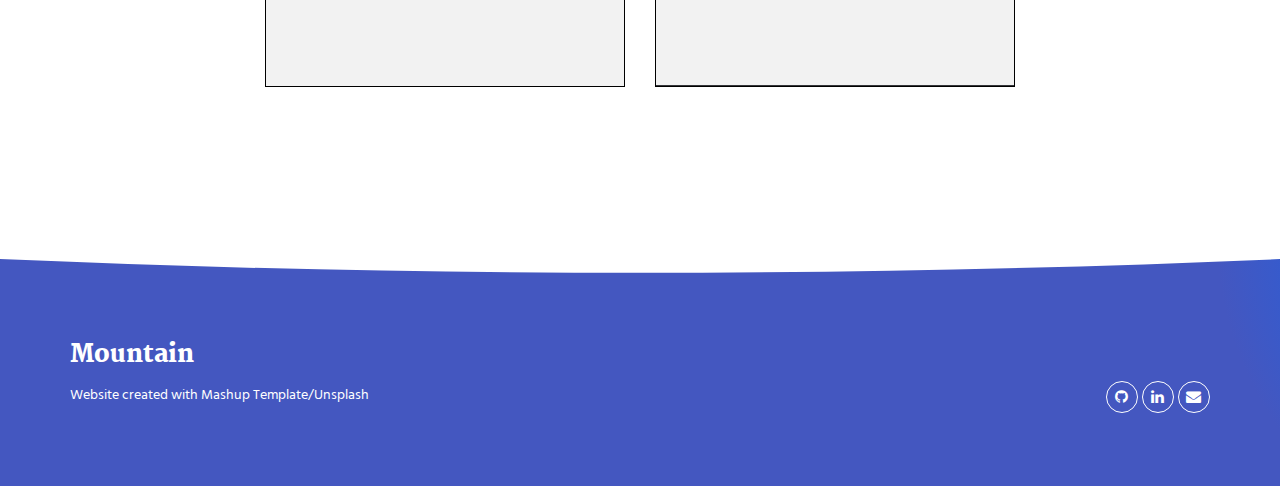
<file: project.html>
<!DOCTYPE html>
<html lang="en">
  <head>
    <meta charset="UTF-8" />
    <meta content="IE=edge" http-equiv="X-UA-Compatible" />
    <meta content="width=device-width,initial-scale=1" name="viewport" />
    <meta content="description" name="description" />
    <meta name="google" content="notranslate" />
    <meta
      content="Mashup templates have been developped by Orson.io team"
      name="author"
    />

    <!-- Disable tap highlight on IE -->
    <meta name="msapplication-tap-highlight" content="no" />

    <link
      rel="apple-touch-icon"
      sizes="180x180"
      href="./assets/apple-icon-180x180.png"
    />
    <link href="./assets/favicon.ico" rel="icon" />

    <link href="styles.css" rel="stylesheet" />

    <title>Projects</title>

    <link href="./main.550dcf66.css" rel="stylesheet" />
  </head>

  <body>
    <!-- Add your content of header -->
    <header>
      <nav class="navbar navbar-default active">
        <div class="container">
          <div class="navbar-header">
            <button
              type="button"
              class="navbar-toggle collapsed"
              data-toggle="collapse"
              data-target="#navbar-collapse"
              aria-expanded="false"
            >
              <span class="sr-only">Toggle navigation</span>
              <span class="icon-bar"></span>
              <span class="icon-bar"></span>
              <span class="icon-bar"></span>
            </button>
            <!-- <a class="navbar-brand" href="./index.html" title="">
          <img src="./assets/images/mashup-icon.svg" class="navbar-logo-img" alt="">
          Mashup Template
        </a> -->
          </div>

          <div class="collapse navbar-collapse" id="navbar-collapse">
            <ul class="nav navbar-nav navbar-right">
              <li><a href="./index.html" title="">Home</a></li>
              <li><a href="./project.html" title="">Project</a></li>
            </ul>
          </div>
        </div>
      </nav>
    </header>

    <div class="section-container">
      <div class="container">
        <div class="row">
          <div class="col-xs-12 col-md-8 col-md-offset-2">
            <a class="text-center" href="https://chatbox-vj2i.onrender.com"
              ><h3>Chat app</h3></a
            >

            <div class="text-center">
              <a
                href="https://github.com/Mtuozzo86/chatbox"
                class="social-round-icon fa-icon project-github-icon"
              >
                <i class="fa fa-github"></i>
              </a>
            </div>

            <p>
              What I consider to be the most challenging app I have built on my
              own, with the help of numerous blogs from developers who learned
              how to piece information together to achieve goals have helped me
              to create my own version of a live messaging app that allows real
              time messaging. Front end created using React and back end Ruby on
              Rails to handle storing users and user's messages and list of chat
              rooms and groups. Ruby on Rails offers Action Cable. With Action
              Cable, I am able to use my learned knowledge of Ruby to implement
              WebSockets, and allow constant communication between the browser
              and the server.
            </p>

            <!-- <div class="section-container-spacer">
            <img src="./assets/images/img-06.jpg" alt="" class="img-responsive reveal-content" data-action="zoom">
          </div> -->

            <div class="row chatapp">
              <div class="col-xs-6">
                <img
                  src="./assets/images/chatapp1.png"
                  alt=""
                  class="img-responsive reveal-content chatimg"
                  data-action="zoom"
                />
              </div>
              <div class="col-xs-6">
                <img
                  src="./assets/images/chatapp3.png"
                  alt=""
                  class="img-responsive reveal-content chatimg"
                  data-action="zoom"
                />
              </div>
            </div>
          </div>
        </div>
      </div>
    </div>

    <div class="section-container">
      <div class="container">
        <div class="row section-container-spacer">
          <div class="col-xs-12 col-md-8 col-md-offset-2">
            <!-- <h2 class="text-center">More</h2> -->
            <div class="section-container-spacer">
              <a href="https://crud-app-pnit.onrender.com/">
                <h3 class="text-center">ThoughtSpace</h3>
              </a>
              <div class="text-center">
                <a
                  href="https://github.com/Mtuozzo86/rails-project"
                  class="social-round-icon fa-icon project-github-icon"
                >
                  <i class="fa fa-github"></i>
                </a>
              </div>

              <p>
                One of my earlier projects to demonstrate authorization and
                authentication. Logging into any website or app are best handled
                knowing passwords and information are protected. This app simply
                allows users to create, edit, update and delete messages. Each
                user is only allowed to perform these actions if they are logged
                in, and can only perform these actions to their own messages.
                One user cannot edit or delete another user's message. Password
                protection is used by using features of rails gems, especially
                <em>bcrypt</em>.
              </p>
              <p>
                This project helped with understanding user experience and the
                importance of security.
              </p>
            </div>
            <img
              src="./assets/images/thoughtspace.png"
              alt=""
              class="img-responsive reveal-content"
              data-action="zoom"
            />
          </div>
        </div>
      </div>
    </div>

    <div class="section-container">
      <div class="container">
        <div class="row section-container-spacer">
          <div class="col-xs-12 col-md-8 col-md-offset-2">
            <!-- <h2 class="text-center">More</h2> -->
            <div class="section-container-spacer">
              <a href="https://expo.dev/@mtuozzo86/beer-me">
                <h3 class="text-center">Beer me!</h3>
              </a>
              <div class="text-center">
                <a
                  href="https://github.com/Mtuozzo86/beer-me"
                  class="social-round-icon fa-icon project-github-icon"
                >
                  <i class="fa fa-github"></i>
                </a>
              </div>

              <p>
                First attempt project using React Native to build mobile
                specific apps, primarily Android. This app pulls from a public
                API to display various information on a beverage.
              </p>
              <p>
                While in development, this project can be viewed by downloading
                the Expo Go app from the google play store. Using Expo easily
                allowed to start up a React Native project and quickly begin
                development for those new to mobile development. Once the Expo
                Go app is downloaded, you can enter this URL
                (exp://exp.host/@mtuozzo86/beer-me?release-channel=default) into
                the field to enter the URL manually, or click the project name
                to be directed to a QR code that can be scanned from the Expo Go
                app to view the project.
              </p>
            </div>
            <div class="row chatapp">
              <div class="col-xs-6">
                <img
                  src="./assets/images/beerme1.png"
                  alt=""
                  class="img-responsive reveal-content chatimg"
                  data-action="zoom"
                />
              </div>
              <div class="col-xs-6">
                <img
                  src="./assets/images/beerme2.png"
                  alt=""
                  class="img-responsive reveal-content chatimg"
                  data-action="zoom"
                />
              </div>
            </div>
          </div>
        </div>
      </div>
    </div>

    <!-- <div class="section-container">
    <div class="container text-center">
      <div class="row section-container-spacer">
        <div class="col-xs-12 col-md-12">
          
          <h3>Do you like it ?</h3>
          <p>
            <a href="https://facebook.com/" class="social-round-icon fa-icon" title="">
              <i class="fa fa-facebook" aria-hidden="true"></i>
            </a>
            <a href="https://twitter.com/" class="social-round-icon fa-icon" title="">
              <i class="fa fa-twitter" aria-hidden="true"></i>
            </a>
            <a href="https://www.linkedin.com/" class="social-round-icon fa-icon" title="">
              <i class="fa fa-linkedin" aria-hidden="true"></i>
            </a>
          </p>
        </div>  
      </div>
    
    </div>
  </div> -->

    <footer class="footer-container white-text-container">
      <div class="container">
        <div class="row">
          <div class="col-xs-12">
            <h3>Mountain</h3>

            <div class="row">
              <div class="col-xs-12 col-sm-7">
                <p>
                  <small
                    >Website created with
                    <a
                      href="http://www.mashup-template.com/"
                      title="Create website with free html template"
                      >Mashup Template</a
                    >/<a
                      href="https://www.unsplash.com/"
                      title="Beautiful Free Images"
                      >Unsplash</a
                    ></small
                  >
                </p>
              </div>
              <div class="col-xs-12 col-sm-5">
                <p class="text-right">
                  <a
                    href="http://www.github.com/Mtuozzo86"
                    class="social-round-icon white-round-icon fa-icon"
                  >
                    <i class="fa fa-github"></i>
                  </a>
                  <a
                    href="https://www.linkedin.com/in/michael-tuozzo-steamed-apps/"
                    class="social-round-icon white-round-icon fa-icon"
                    title=""
                  >
                    <i class="fa fa-linkedin" aria-hidden="true"></i>
                  </a>
                  <a
                    href="mailto:Mtuozzo86@gmail.com"
                    class="social-round-icon white-round-icon fa-icon"
                  >
                    <i class="fa fa-envelope"></i>
                  </a>
                </p>
              </div>
            </div>
          </div>
        </div>
      </div>
    </footer>

    <script>
      document.addEventListener("DOMContentLoaded", function (event) {
        navActivePage();
        scrollRevelation(".reveal");
      });
    </script>

    <!-- Google Analytics: change UA-XXXXX-X to be your site's ID 

<script>
  (function (i, s, o, g, r, a, m) {
    i['GoogleAnalyticsObject'] = r; i[r] = i[r] || function () {
      (i[r].q = i[r].q || []).push(arguments)
    }, i[r].l = 1 * new Date(); a = s.createElement(o),
      m = s.getElementsByTagName(o)[0]; a.async = 1; a.src = g; m.parentNode.insertBefore(a, m)
  })(window, document, 'script', '//www.google-analytics.com/analytics.js', 'ga');
  ga('create', 'UA-XXXXX-X', 'auto');
  ga('send', 'pageview');
</script>

-->
    <script type="text/javascript" src="./main.0cf8b554.js"></script>
  </body>
</html>
</file>
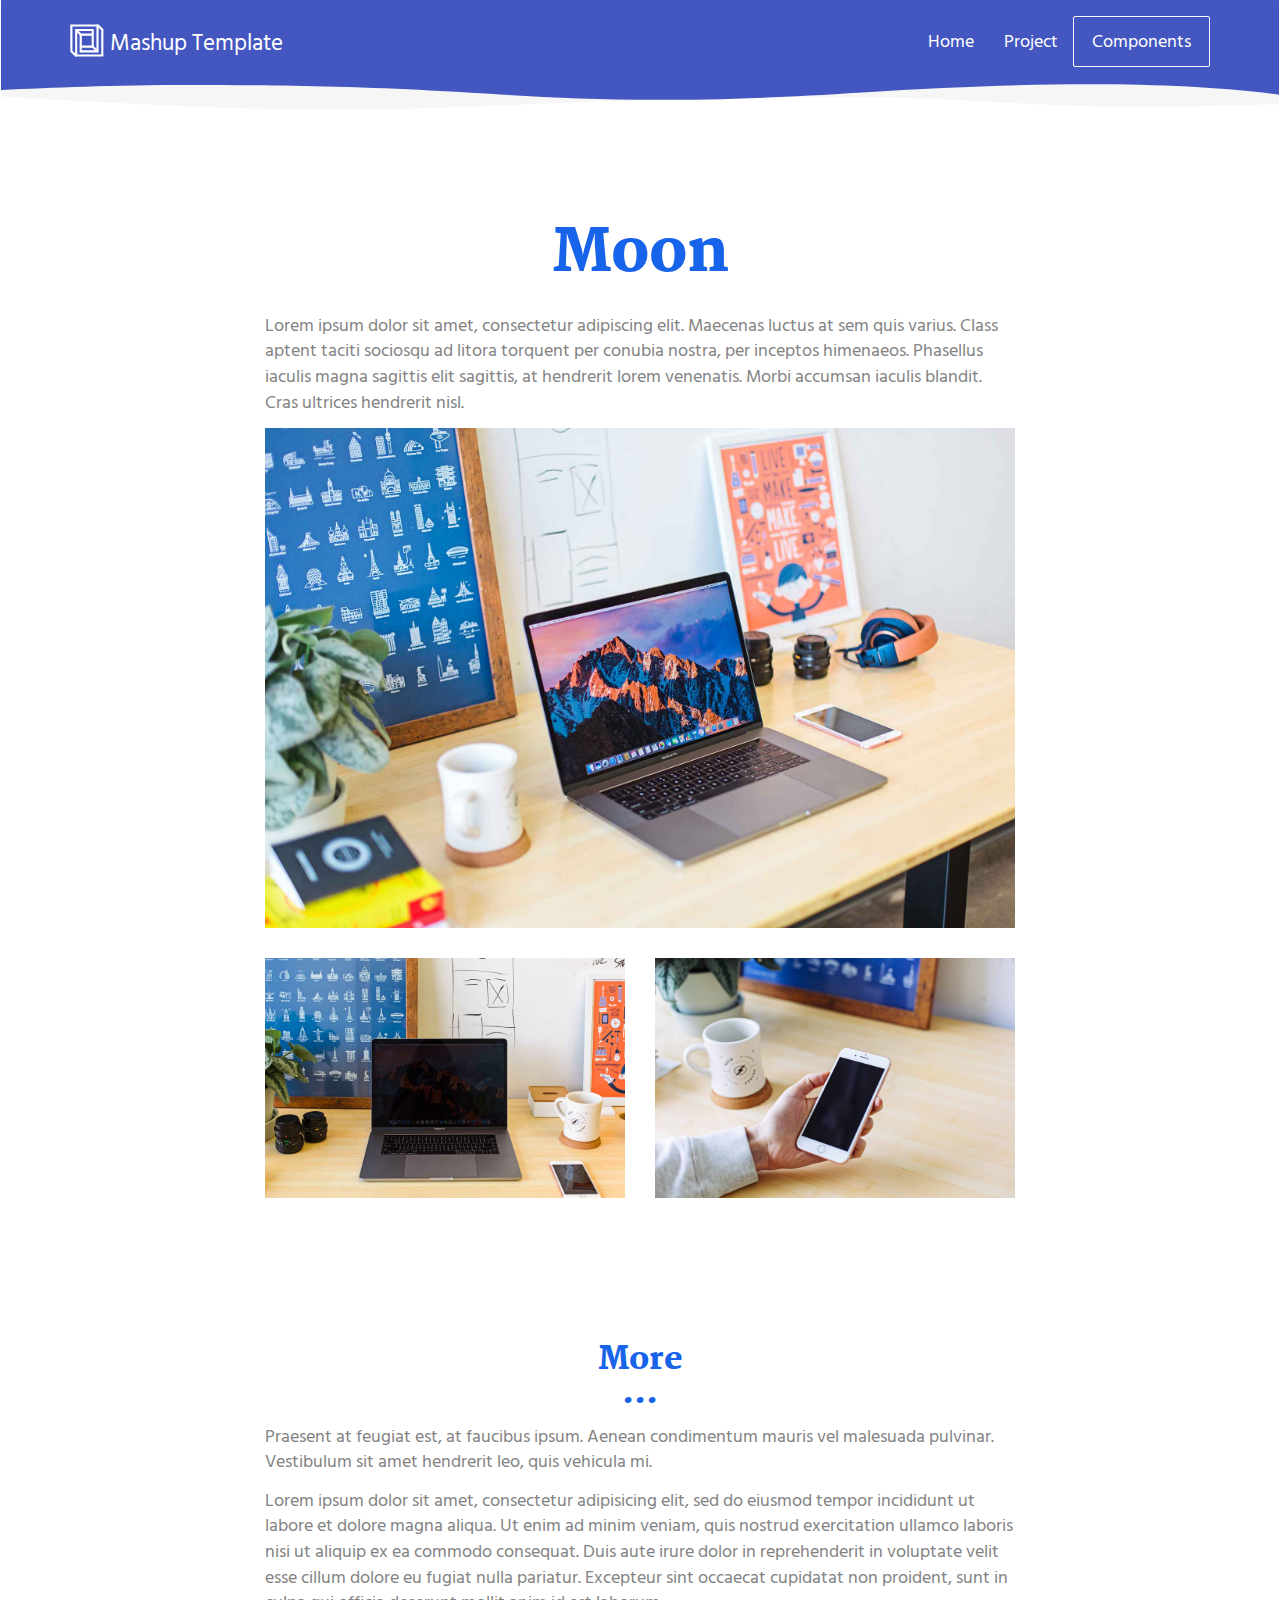
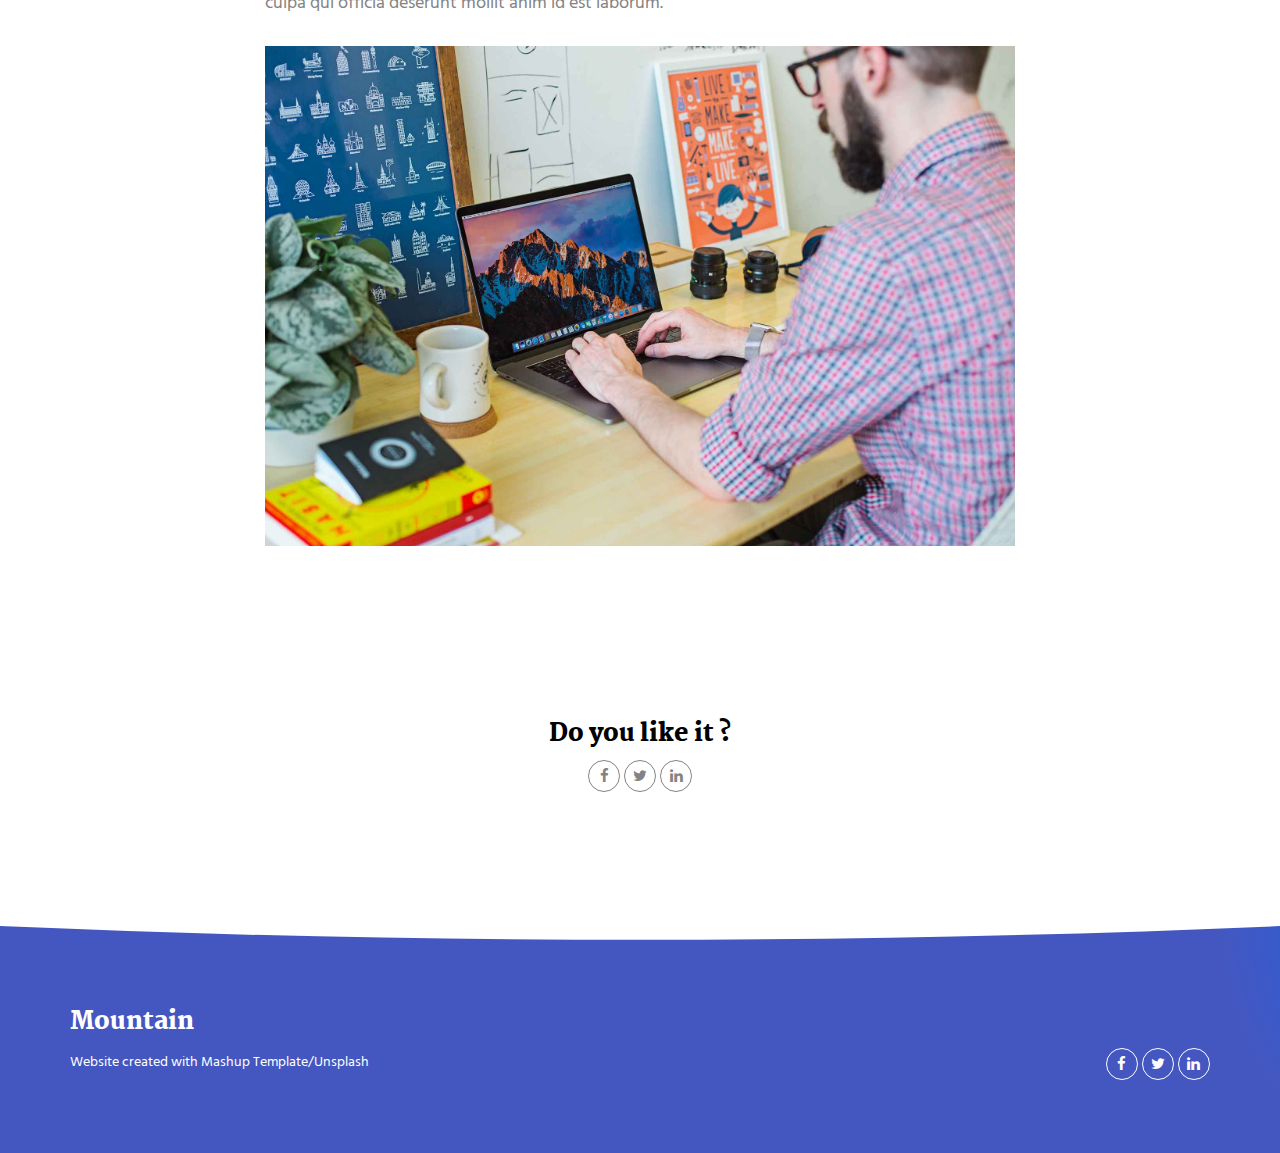
<file: mountain-html/mountain/project.html>
<!DOCTYPE html>
<html lang="en">

<head>
  <meta charset="UTF-8">
  <meta content="IE=edge" http-equiv="X-UA-Compatible">
  <meta content="width=device-width,initial-scale=1" name="viewport">
  <meta content="description" name="description">
  <meta name="google" content="notranslate" />
  <meta content="Mashup templates have been developped by Orson.io team" name="author">

  <!-- Disable tap highlight on IE -->
  <meta name="msapplication-tap-highlight" content="no">
  
  
  <link rel="apple-touch-icon" sizes="180x180" href="./assets/apple-icon-180x180.png">
  <link href="./assets/favicon.ico" rel="icon">

  <link href="" rel="stylesheet">


  <title>Title page</title>

<link href="./main.550dcf66.css" rel="stylesheet"></head>

<body> <!-- Add your content of header -->
<header>
  <nav class="navbar navbar-default active">
    <div class="container">
      <div class="navbar-header">
        <button type="button" class="navbar-toggle collapsed" data-toggle="collapse" data-target="#navbar-collapse" aria-expanded="false">
          <span class="sr-only">Toggle navigation</span>
          <span class="icon-bar"></span>
          <span class="icon-bar"></span>
          <span class="icon-bar"></span>
        </button>
        <a class="navbar-brand" href="./index.html" title="">
          <img src="./assets/images/mashup-icon.svg" class="navbar-logo-img" alt="">
          Mashup Template
        </a>
      </div>

      <div class="collapse navbar-collapse" id="navbar-collapse">
        <ul class="nav navbar-nav navbar-right">
          <li><a href="./index.html" title="">Home</a></li>
          <li><a href="./project.html" title="">Project</a></li>
          <li>
            <p>
              <a href="./components.html" class="btn btn-default navbar-btn" title="">Components</a>
            </p>
          </li>

        </ul>
      </div> 
    </div>
  </nav>
</header>

<div class="section-container">
    <div class="container">
      <div class="row">
        <div class="col-xs-12 col-md-8 col-md-offset-2">
          <h1 class="text-center">Moon</h1>
          <p>Lorem ipsum dolor sit amet, consectetur adipiscing elit. Maecenas luctus at sem quis varius. 
          Class aptent taciti sociosqu ad litora torquent per conubia nostra, per inceptos himenaeos. Phasellus iaculis magna sagittis elit sagittis, at hendrerit lorem venenatis. Morbi accumsan iaculis blandit. Cras ultrices hendrerit nisl.</p>
          
          <div class="section-container-spacer">
            <img src="./assets/images/img-06.jpg" alt="" class="img-responsive reveal-content" data-action="zoom">
          </div>

          <div class="row">
            <div class="col-xs-6">
              <img src="./assets/images/img-04.jpg" alt="" class="img-responsive reveal-content" data-action="zoom">
            </div>
            <div class="col-xs-6">
              <img src="./assets/images/img-07.jpg" alt="" class="img-responsive reveal-content" data-action="zoom">
            </div>
          </div>
       </div>
      </div>
    </div>
  </div>

  <div class="section-container">
    <div class="container">
      <div class="row section-container-spacer">
        <div class="col-xs-12 col-md-8 col-md-offset-2">
          <h2 class="text-center">More</h2>
          <div class="section-container-spacer">
            <p>Praesent at feugiat est, at faucibus ipsum. Aenean condimentum mauris vel malesuada pulvinar. Vestibulum sit amet hendrerit leo, quis vehicula mi.</p>
            <p>Lorem ipsum dolor sit amet, consectetur adipisicing elit, sed do eiusmod
            tempor incididunt ut labore et dolore magna aliqua. Ut enim ad minim veniam,
            quis nostrud exercitation ullamco laboris nisi ut aliquip ex ea commodo
            consequat. Duis aute irure dolor in reprehenderit in voluptate velit esse
            cillum dolore eu fugiat nulla pariatur. Excepteur sint occaecat cupidatat non
            proident, sunt in culpa qui officia deserunt mollit anim id est laborum.</p>
          </div>  
          <img src="./assets/images/img-05.jpg" alt="" class="img-responsive reveal-content" data-action="zoom">
        </div>  
      </div>
    </div>
  </div>

  <div class="section-container">
    <div class="container text-center">
      <div class="row section-container-spacer">
        <div class="col-xs-12 col-md-12">
          
          <h3>Do you like it ?</h3>
          <p>
            <a href="https://facebook.com/" class="social-round-icon fa-icon" title="">
              <i class="fa fa-facebook" aria-hidden="true"></i>
            </a>
            <a href="https://twitter.com/" class="social-round-icon fa-icon" title="">
              <i class="fa fa-twitter" aria-hidden="true"></i>
            </a>
            <a href="https://www.linkedin.com/" class="social-round-icon fa-icon" title="">
              <i class="fa fa-linkedin" aria-hidden="true"></i>
            </a>
          </p>
        </div>  
      </div>
    
    </div>
  </div>

<footer class="footer-container white-text-container">
  <div class="container">
    <div class="row">

     
      <div class="col-xs-12">
        <h3>Mountain</h3>

        <div class="row">
          <div class="col-xs-12 col-sm-7">
            <p><small>Website created with <a href="http://www.mashup-template.com/" title="Create website with free html template">Mashup Template</a>/<a href="https://www.unsplash.com/" title="Beautiful Free Images">Unsplash</a></small>
            </p>
          </div>
          <div class="col-xs-12 col-sm-5">
            <p class="text-right">
              <a href="https://facebook.com/" class="social-round-icon white-round-icon fa-icon" title="">
                <i class="fa fa-facebook" aria-hidden="true"></i>
              </a>
              <a href="https://twitter.com/" class="social-round-icon white-round-icon fa-icon" title="">
                <i class="fa fa-twitter" aria-hidden="true"></i>
              </a>
              <a href="https://www.linkedin.com/" class="social-round-icon white-round-icon fa-icon" title="">
                <i class="fa fa-linkedin" aria-hidden="true"></i>
              </a>
            </p>
          </div>
        </div>
        
        
      </div>
    </div>
  </div>
</footer>

<script>
  document.addEventListener("DOMContentLoaded", function (event) {
    navActivePage();
    scrollRevelation('.reveal');
  });
</script>

<!-- Google Analytics: change UA-XXXXX-X to be your site's ID 

<script>
  (function (i, s, o, g, r, a, m) {
    i['GoogleAnalyticsObject'] = r; i[r] = i[r] || function () {
      (i[r].q = i[r].q || []).push(arguments)
    }, i[r].l = 1 * new Date(); a = s.createElement(o),
      m = s.getElementsByTagName(o)[0]; a.async = 1; a.src = g; m.parentNode.insertBefore(a, m)
  })(window, document, 'script', '//www.google-analytics.com/analytics.js', 'ga');
  ga('create', 'UA-XXXXX-X', 'auto');
  ga('send', 'pageview');
</script>

--> <script type="text/javascript" src="./main.0cf8b554.js"></script></body>

</html>
</file>
<file: styles.css>
.chatapp {
    margin-bottom: 50px;
}

.chatimg {
    border: 1px solid black;
    height: 350px;
}

.project-github-icon {
    margin: 14px 0px;
}
</file>
<file: main.550dcf66.css>
@import url(https://fonts.googleapis.com/css?family=Hind+Siliguri:300,600|Martel:400,900);
@import url(https://maxcdn.bootstrapcdn.com/font-awesome/4.7.0/css/font-awesome.min.css); /*!
 * Bootstrap v3.3.7 (http://getbootstrap.com)
 * Copyright 2011-2016 Twitter, Inc.
 * Licensed under MIT (https://github.com/twbs/bootstrap/blob/master/LICENSE)
 */
/*! normalize.css v3.0.3 | MIT License | github.com/necolas/normalize.css */
html {
  font-family: sans-serif;
  -ms-text-size-adjust: 100%;
  -webkit-text-size-adjust: 100%;
}
body {
  margin: 0;
}
article,
aside,
details,
figcaption,
figure,
footer,
header,
hgroup,
main,
menu,
nav,
section,
summary {
  display: block;
}
audio,
canvas,
progress,
video {
  display: inline-block;
  vertical-align: baseline;
}
audio:not([controls]) {
  display: none;
  height: 0;
}
[hidden],
template {
  display: none;
}
a {
  background-color: transparent;
}
a:active,
a:hover {
  outline: 0;
}
abbr[title] {
  border-bottom: 1px dotted;
}
b,
strong {
  font-weight: 700;
}
dfn {
  font-style: italic;
}
h1 {
  font-size: 2em;
  margin: 0.67em 0;
}
mark {
  background: #ff0;
  color: #000;
}
small {
  font-size: 80%;
}
sub,
sup {
  font-size: 75%;
  line-height: 0;
  position: relative;
  vertical-align: baseline;
}
sup {
  top: -0.5em;
}
sub {
  bottom: -0.25em;
}
img {
  border: 0;
}
svg:not(:root) {
  overflow: hidden;
}
figure {
  margin: 1em 40px;
}
hr {
  box-sizing: content-box;
  height: 0;
}
pre {
  overflow: auto;
}
code,
kbd,
pre,
samp {
  font-family: monospace, monospace;
  font-size: 1em;
}
button,
input,
optgroup,
select,
textarea {
  color: inherit;
  font: inherit;
  margin: 0;
}
button {
  overflow: visible;
}
button,
select {
  text-transform: none;
}
button,
html input[type="button"],
input[type="reset"],
input[type="submit"] {
  -webkit-appearance: button;
  cursor: pointer;
}
button[disabled],
html input[disabled] {
  cursor: default;
}
button::-moz-focus-inner,
input::-moz-focus-inner {
  border: 0;
  padding: 0;
}
input {
  line-height: normal;
}
input[type="checkbox"],
input[type="radio"] {
  box-sizing: border-box;
  padding: 0;
}
input[type="number"]::-webkit-inner-spin-button,
input[type="number"]::-webkit-outer-spin-button {
  height: auto;
}
input[type="search"] {
  -webkit-appearance: textfield;
  box-sizing: content-box;
}
input[type="search"]::-webkit-search-cancel-button,
input[type="search"]::-webkit-search-decoration {
  -webkit-appearance: none;
}
fieldset {
  border: 1px solid silver;
  margin: 0 2px;
  padding: 0.35em 0.625em 0.75em;
}
textarea {
  overflow: auto;
}
optgroup {
  font-weight: 700;
}
table {
  border-collapse: collapse;
  border-spacing: 0;
}
td,
th {
  padding: 0;
}

/*! Source: https://github.com/h5bp/html5-boilerplate/blob/master/src/css/main.css */
@media print {
  *,
  :after,
  :before {
    background: transparent !important;
    color: #000 !important;
    box-shadow: none !important;
    text-shadow: none !important;
  }
  a,
  a:visited {
    text-decoration: underline;
  }
  a[href]:after {
    content: " (" attr(href) ")";
  }
  abbr[title]:after {
    content: " (" attr(title) ")";
  }
  a[href^="#"]:after,
  a[href^="javascript:"]:after {
    content: "";
  }
  blockquote,
  pre {
    border: 1px solid #999;
    page-break-inside: avoid;
  }
  thead {
    display: table-header-group;
  }
  img,
  tr {
    page-break-inside: avoid;
  }
  img {
    max-width: 100% !important;
  }
  h2,
  h3,
  p {
    orphans: 3;
    widows: 3;
  }
  h2,
  h3 {
    page-break-after: avoid;
  }
  .navbar {
    display: none;
  }
  .btn > .caret,
  .dropup > .btn > .caret {
    border-top-color: #000 !important;
  }
  .label {
    border: 1px solid #000;
  }
  .table {
    border-collapse: collapse !important;
  }
  .table td,
  .table th {
    background-color: #fff !important;
  }
  .table-bordered td,
  .table-bordered th {
    border: 1px solid #ddd !important;
  }
}
*,
:after,
:before {
  -webkit-box-sizing: border-box;
  -moz-box-sizing: border-box;
  box-sizing: border-box;
}
html {
  font-size: 10px;
  -webkit-tap-highlight-color: transparent;
}
body {
  font-family: Hind Siliguri, Helvetica, Arial, sans-serif;
  font-size: 18px;
  line-height: 1.42857;
  color: #838383;
  background-color: #fff;
}
button,
input,
select,
textarea {
  font-family: inherit;
  font-size: inherit;
  line-height: inherit;
}
a {
  color: #1763e9;
  text-decoration: none;
}
a:focus,
a:hover {
  color: #1045a4;
  text-decoration: underline;
}
a:focus {
  outline: 5px auto -webkit-focus-ring-color;
  outline-offset: -2px;
}
figure {
  margin: 0;
}
img {
  vertical-align: middle;
}
.img-responsive {
  display: block;
  max-width: 100%;
  height: auto;
}
.img-rounded {
  border-radius: 4px;
}
.img-thumbnail {
  padding: 4px;
  line-height: 1.42857;
  background-color: #fff;
  border: 1px solid #ddd;
  border-radius: 2px;
  -webkit-transition: all 0.2s ease-in-out;
  -o-transition: all 0.2s ease-in-out;
  transition: all 0.2s ease-in-out;
  display: inline-block;
  max-width: 100%;
  height: auto;
}
.img-circle {
  border-radius: 50%;
}
hr {
  margin-top: 25px;
  margin-bottom: 25px;
  border: 0;
  border-top: 1px solid #eee;
}
.sr-only {
  position: absolute;
  width: 1px;
  height: 1px;
  margin: -1px;
  padding: 0;
  overflow: hidden;
  clip: rect(0, 0, 0, 0);
  border: 0;
}
.sr-only-focusable:active,
.sr-only-focusable:focus {
  position: static;
  width: auto;
  height: auto;
  margin: 0;
  overflow: visible;
  clip: auto;
}
[role="button"] {
  cursor: pointer;
}
.h1,
.h2,
.h3,
.h4,
.h5,
.h6,
h1,
h2,
h3,
h4,
h5,
h6 {
  font-family: Martel, Times New Roman, Times, serif;
  font-weight: 900;
  line-height: 1.1;
  color: #1763e9;
}
.h1 .small,
.h1 small,
.h2 .small,
.h2 small,
.h3 .small,
.h3 small,
.h4 .small,
.h4 small,
.h5 .small,
.h5 small,
.h6 .small,
.h6 small,
h1 .small,
h1 small,
h2 .small,
h2 small,
h3 .small,
h3 small,
h4 .small,
h4 small,
h5 .small,
h5 small,
h6 .small,
h6 small {
  font-weight: 400;
  line-height: 1;
  color: #777;
}
.h1,
.h2,
.h3,
h1,
h2,
h3 {
  margin-top: 25px;
  margin-bottom: 12.5px;
}
.h1 .small,
.h1 small,
.h2 .small,
.h2 small,
.h3 .small,
.h3 small,
h1 .small,
h1 small,
h2 .small,
h2 small,
h3 .small,
h3 small {
  font-size: 65%;
}
.h4,
.h5,
.h6,
h4,
h5,
h6 {
  margin-top: 12.5px;
  margin-bottom: 12.5px;
}
.h4 .small,
.h4 small,
.h5 .small,
.h5 small,
.h6 .small,
.h6 small,
h4 .small,
h4 small,
h5 .small,
h5 small,
h6 .small,
h6 small {
  font-size: 75%;
}
.h1,
h1 {
  font-size: 59px;
}
.h2,
h2 {
  font-size: 31px;
}
.h3,
h3 {
  font-size: 24px;
}
.h4,
.h5,
h4,
h5 {
  font-size: 18px;
}
.h6,
h6 {
  font-size: 16px;
}
p {
  margin: 0 0 12.5px;
}
.lead {
  margin-bottom: 25px;
  font-size: 20px;
  font-weight: 300;
  line-height: 1.4;
}
@media (min-width: 768px) {
  .lead {
    font-size: 27px;
  }
}
.small,
small {
  font-size: 77%;
}
.mark,
mark {
  background-color: #fcf8e3;
  padding: 0.2em;
}
.text-left {
  text-align: left;
}
.text-right {
  text-align: right;
}
.text-center {
  text-align: center;
}
.text-justify {
  text-align: justify;
}
.text-nowrap {
  white-space: nowrap;
}
.text-lowercase {
  text-transform: lowercase;
}
.initialism,
.text-uppercase {
  text-transform: uppercase;
}
.text-capitalize {
  text-transform: capitalize;
}
.text-muted {
  color: #777;
}
.text-primary {
  color: #1763e9;
}
a.text-primary:focus,
a.text-primary:hover {
  color: #124fbb;
}
.text-success {
  color: #fff;
}
a.text-success:focus,
a.text-success:hover {
  color: #e6e6e6;
}
.text-info {
  color: #31708f;
}
a.text-info:focus,
a.text-info:hover {
  color: #245269;
}
.text-warning {
  color: #8a6d3b;
}
a.text-warning:focus,
a.text-warning:hover {
  color: #66512c;
}
.text-danger {
  color: #fff;
}
a.text-danger:focus,
a.text-danger:hover {
  color: #e6e6e6;
}
.bg-primary {
  color: #fff;
  background-color: #1763e9;
}
a.bg-primary:focus,
a.bg-primary:hover {
  background-color: #124fbb;
}
.bg-success {
  background-color: #08005f;
}
a.bg-success:focus,
a.bg-success:hover {
  background-color: #04002c;
}
.bg-info {
  background-color: #d9edf7;
}
a.bg-info:focus,
a.bg-info:hover {
  background-color: #afd9ee;
}
.bg-warning {
  background-color: #fcf8e3;
}
a.bg-warning:focus,
a.bg-warning:hover {
  background-color: #f7ecb5;
}
.bg-danger {
  background-color: #ca044b;
}
a.bg-danger:focus,
a.bg-danger:hover {
  background-color: #980338;
}
.page-header {
  padding-bottom: 11.5px;
  margin: 50px 0 25px;
  border-bottom: 1px solid #eee;
}
ol,
ul {
  margin-top: 0;
  margin-bottom: 12.5px;
}
ol ol,
ol ul,
ul ol,
ul ul {
  margin-bottom: 0;
}
.list-inline,
.list-unstyled {
  padding-left: 0;
  list-style: none;
}
.list-inline {
  margin-left: -5px;
}
.list-inline > li {
  display: inline-block;
  padding-left: 5px;
  padding-right: 5px;
}
dl {
  margin-top: 0;
  margin-bottom: 25px;
}
dd,
dt {
  line-height: 1.42857;
}
dt {
  font-weight: 700;
}
dd {
  margin-left: 0;
}
.dl-horizontal dd:after,
.dl-horizontal dd:before {
  content: " ";
  display: table;
}
.dl-horizontal dd:after {
  clear: both;
}
@media (min-width: 768px) {
  .dl-horizontal dt {
    float: left;
    width: 160px;
    clear: left;
    text-align: right;
    overflow: hidden;
    text-overflow: ellipsis;
    white-space: nowrap;
  }
  .dl-horizontal dd {
    margin-left: 180px;
  }
}
abbr[data-original-title],
abbr[title] {
  cursor: help;
  border-bottom: 1px dotted #777;
}
.initialism {
  font-size: 90%;
}
blockquote {
  padding: 12.5px 25px;
  margin: 0 0 25px;
  font-size: 22.5px;
  border-left: 5px solid #eee;
}
blockquote ol:last-child,
blockquote p:last-child,
blockquote ul:last-child {
  margin-bottom: 0;
}
blockquote .small,
blockquote footer,
blockquote small {
  display: block;
  font-size: 80%;
  line-height: 1.42857;
  color: #777;
}
blockquote .small:before,
blockquote footer:before,
blockquote small:before {
  content: "\2014   \A0";
}
.blockquote-reverse,
blockquote.pull-right {
  padding-right: 15px;
  padding-left: 0;
  border-right: 5px solid #eee;
  border-left: 0;
  text-align: right;
}
.blockquote-reverse .small:before,
.blockquote-reverse footer:before,
.blockquote-reverse small:before,
blockquote.pull-right .small:before,
blockquote.pull-right footer:before,
blockquote.pull-right small:before {
  content: "";
}
.blockquote-reverse .small:after,
.blockquote-reverse footer:after,
.blockquote-reverse small:after,
blockquote.pull-right .small:after,
blockquote.pull-right footer:after,
blockquote.pull-right small:after {
  content: "\A0   \2014";
}
address {
  margin-bottom: 25px;
  font-style: normal;
  line-height: 1.42857;
}
code,
kbd,
pre,
samp {
  font-family: Menlo, Monaco, Consolas, Courier New, monospace;
}
code {
  color: #c7254e;
  background-color: #f9f2f4;
}
code,
kbd {
  padding: 2px 4px;
  font-size: 90%;
  border-radius: 2px;
}
kbd {
  color: #fff;
  background-color: #333;
  box-shadow: inset 0 -1px 0 rgba(0, 0, 0, 0.25);
}
kbd kbd {
  padding: 0;
  font-size: 100%;
  font-weight: 700;
  box-shadow: none;
}
pre {
  display: block;
  padding: 12px;
  margin: 0 0 12.5px;
  font-size: 17px;
  line-height: 1.42857;
  word-break: break-all;
  word-wrap: break-word;
  color: #333;
  background-color: #f5f5f5;
  border: 1px solid #ccc;
  border-radius: 2px;
}
pre code {
  padding: 0;
  font-size: inherit;
  color: inherit;
  white-space: pre-wrap;
  background-color: transparent;
  border-radius: 0;
}
.pre-scrollable {
  max-height: 340px;
  overflow-y: scroll;
}
.container {
  margin-right: auto;
  margin-left: auto;
  padding-left: 15px;
  padding-right: 15px;
}
.container:after,
.container:before {
  content: " ";
  display: table;
}
.container:after {
  clear: both;
}
@media (min-width: 768px) {
  .container {
    width: 750px;
  }
}
@media (min-width: 992px) {
  .container {
    width: 970px;
  }
}
@media (min-width: 1200px) {
  .container {
    width: 1170px;
  }
}
.container-fluid {
  margin-right: auto;
  margin-left: auto;
  padding-left: 15px;
  padding-right: 15px;
}
.container-fluid:after,
.container-fluid:before {
  content: " ";
  display: table;
}
.container-fluid:after {
  clear: both;
}
.row {
  margin-left: -15px;
  margin-right: -15px;
}
.row:after,
.row:before {
  content: " ";
  display: table;
}
.row:after {
  clear: both;
}
.col-lg-1,
.col-lg-2,
.col-lg-3,
.col-lg-4,
.col-lg-5,
.col-lg-6,
.col-lg-7,
.col-lg-8,
.col-lg-9,
.col-lg-10,
.col-lg-11,
.col-lg-12,
.col-md-1,
.col-md-2,
.col-md-3,
.col-md-4,
.col-md-5,
.col-md-6,
.col-md-7,
.col-md-8,
.col-md-9,
.col-md-10,
.col-md-11,
.col-md-12,
.col-sm-1,
.col-sm-2,
.col-sm-3,
.col-sm-4,
.col-sm-5,
.col-sm-6,
.col-sm-7,
.col-sm-8,
.col-sm-9,
.col-sm-10,
.col-sm-11,
.col-sm-12,
.col-xs-1,
.col-xs-2,
.col-xs-3,
.col-xs-4,
.col-xs-5,
.col-xs-6,
.col-xs-7,
.col-xs-8,
.col-xs-9,
.col-xs-10,
.col-xs-11,
.col-xs-12 {
  position: relative;
  min-height: 1px;
  padding-left: 15px;
  padding-right: 15px;
}
.col-xs-1,
.col-xs-2,
.col-xs-3,
.col-xs-4,
.col-xs-5,
.col-xs-6,
.col-xs-7,
.col-xs-8,
.col-xs-9,
.col-xs-10,
.col-xs-11,
.col-xs-12 {
  float: left;
}
.col-xs-1 {
  width: 8.33333%;
}
.col-xs-2 {
  width: 16.66667%;
}
.col-xs-3 {
  width: 25%;
}
.col-xs-4 {
  width: 33.33333%;
}
.col-xs-5 {
  width: 41.66667%;
}
.col-xs-6 {
  width: 50%;
}
.col-xs-7 {
  width: 58.33333%;
}
.col-xs-8 {
  width: 66.66667%;
}
.col-xs-9 {
  width: 75%;
}
.col-xs-10 {
  width: 83.33333%;
}
.col-xs-11 {
  width: 91.66667%;
}
.col-xs-12 {
  width: 100%;
}
.col-xs-pull-0 {
  right: auto;
}
.col-xs-pull-1 {
  right: 8.33333%;
}
.col-xs-pull-2 {
  right: 16.66667%;
}
.col-xs-pull-3 {
  right: 25%;
}
.col-xs-pull-4 {
  right: 33.33333%;
}
.col-xs-pull-5 {
  right: 41.66667%;
}
.col-xs-pull-6 {
  right: 50%;
}
.col-xs-pull-7 {
  right: 58.33333%;
}
.col-xs-pull-8 {
  right: 66.66667%;
}
.col-xs-pull-9 {
  right: 75%;
}
.col-xs-pull-10 {
  right: 83.33333%;
}
.col-xs-pull-11 {
  right: 91.66667%;
}
.col-xs-pull-12 {
  right: 100%;
}
.col-xs-push-0 {
  left: auto;
}
.col-xs-push-1 {
  left: 8.33333%;
}
.col-xs-push-2 {
  left: 16.66667%;
}
.col-xs-push-3 {
  left: 25%;
}
.col-xs-push-4 {
  left: 33.33333%;
}
.col-xs-push-5 {
  left: 41.66667%;
}
.col-xs-push-6 {
  left: 50%;
}
.col-xs-push-7 {
  left: 58.33333%;
}
.col-xs-push-8 {
  left: 66.66667%;
}
.col-xs-push-9 {
  left: 75%;
}
.col-xs-push-10 {
  left: 83.33333%;
}
.col-xs-push-11 {
  left: 91.66667%;
}
.col-xs-push-12 {
  left: 100%;
}
.col-xs-offset-0 {
  margin-left: 0;
}
.col-xs-offset-1 {
  margin-left: 8.33333%;
}
.col-xs-offset-2 {
  margin-left: 16.66667%;
}
.col-xs-offset-3 {
  margin-left: 25%;
}
.col-xs-offset-4 {
  margin-left: 33.33333%;
}
.col-xs-offset-5 {
  margin-left: 41.66667%;
}
.col-xs-offset-6 {
  margin-left: 50%;
}
.col-xs-offset-7 {
  margin-left: 58.33333%;
}
.col-xs-offset-8 {
  margin-left: 66.66667%;
}
.col-xs-offset-9 {
  margin-left: 75%;
}
.col-xs-offset-10 {
  margin-left: 83.33333%;
}
.col-xs-offset-11 {
  margin-left: 91.66667%;
}
.col-xs-offset-12 {
  margin-left: 100%;
}
@media (min-width: 768px) {
  .col-sm-1,
  .col-sm-2,
  .col-sm-3,
  .col-sm-4,
  .col-sm-5,
  .col-sm-6,
  .col-sm-7,
  .col-sm-8,
  .col-sm-9,
  .col-sm-10,
  .col-sm-11,
  .col-sm-12 {
    float: left;
  }
  .col-sm-1 {
    width: 8.33333%;
  }
  .col-sm-2 {
    width: 16.66667%;
  }
  .col-sm-3 {
    width: 25%;
  }
  .col-sm-4 {
    width: 33.33333%;
  }
  .col-sm-5 {
    width: 41.66667%;
  }
  .col-sm-6 {
    width: 50%;
  }
  .col-sm-7 {
    width: 58.33333%;
  }
  .col-sm-8 {
    width: 66.66667%;
  }
  .col-sm-9 {
    width: 75%;
  }
  .col-sm-10 {
    width: 83.33333%;
  }
  .col-sm-11 {
    width: 91.66667%;
  }
  .col-sm-12 {
    width: 100%;
  }
  .col-sm-pull-0 {
    right: auto;
  }
  .col-sm-pull-1 {
    right: 8.33333%;
  }
  .col-sm-pull-2 {
    right: 16.66667%;
  }
  .col-sm-pull-3 {
    right: 25%;
  }
  .col-sm-pull-4 {
    right: 33.33333%;
  }
  .col-sm-pull-5 {
    right: 41.66667%;
  }
  .col-sm-pull-6 {
    right: 50%;
  }
  .col-sm-pull-7 {
    right: 58.33333%;
  }
  .col-sm-pull-8 {
    right: 66.66667%;
  }
  .col-sm-pull-9 {
    right: 75%;
  }
  .col-sm-pull-10 {
    right: 83.33333%;
  }
  .col-sm-pull-11 {
    right: 91.66667%;
  }
  .col-sm-pull-12 {
    right: 100%;
  }
  .col-sm-push-0 {
    left: auto;
  }
  .col-sm-push-1 {
    left: 8.33333%;
  }
  .col-sm-push-2 {
    left: 16.66667%;
  }
  .col-sm-push-3 {
    left: 25%;
  }
  .col-sm-push-4 {
    left: 33.33333%;
  }
  .col-sm-push-5 {
    left: 41.66667%;
  }
  .col-sm-push-6 {
    left: 50%;
  }
  .col-sm-push-7 {
    left: 58.33333%;
  }
  .col-sm-push-8 {
    left: 66.66667%;
  }
  .col-sm-push-9 {
    left: 75%;
  }
  .col-sm-push-10 {
    left: 83.33333%;
  }
  .col-sm-push-11 {
    left: 91.66667%;
  }
  .col-sm-push-12 {
    left: 100%;
  }
  .col-sm-offset-0 {
    margin-left: 0;
  }
  .col-sm-offset-1 {
    margin-left: 8.33333%;
  }
  .col-sm-offset-2 {
    margin-left: 16.66667%;
  }
  .col-sm-offset-3 {
    margin-left: 25%;
  }
  .col-sm-offset-4 {
    margin-left: 33.33333%;
  }
  .col-sm-offset-5 {
    margin-left: 41.66667%;
  }
  .col-sm-offset-6 {
    margin-left: 50%;
  }
  .col-sm-offset-7 {
    margin-left: 58.33333%;
  }
  .col-sm-offset-8 {
    margin-left: 66.66667%;
  }
  .col-sm-offset-9 {
    margin-left: 75%;
  }
  .col-sm-offset-10 {
    margin-left: 83.33333%;
  }
  .col-sm-offset-11 {
    margin-left: 91.66667%;
  }
  .col-sm-offset-12 {
    margin-left: 100%;
  }
}
@media (min-width: 992px) {
  .col-md-1,
  .col-md-2,
  .col-md-3,
  .col-md-4,
  .col-md-5,
  .col-md-6,
  .col-md-7,
  .col-md-8,
  .col-md-9,
  .col-md-10,
  .col-md-11,
  .col-md-12 {
    float: left;
  }
  .col-md-1 {
    width: 8.33333%;
  }
  .col-md-2 {
    width: 16.66667%;
  }
  .col-md-3 {
    width: 25%;
  }
  .col-md-4 {
    width: 33.33333%;
  }
  .col-md-5 {
    width: 41.66667%;
  }
  .col-md-6 {
    width: 50%;
  }
  .col-md-7 {
    width: 58.33333%;
  }
  .col-md-8 {
    width: 66.66667%;
  }
  .col-md-9 {
    width: 75%;
  }
  .col-md-10 {
    width: 83.33333%;
  }
  .col-md-11 {
    width: 91.66667%;
  }
  .col-md-12 {
    width: 100%;
  }
  .col-md-pull-0 {
    right: auto;
  }
  .col-md-pull-1 {
    right: 8.33333%;
  }
  .col-md-pull-2 {
    right: 16.66667%;
  }
  .col-md-pull-3 {
    right: 25%;
  }
  .col-md-pull-4 {
    right: 33.33333%;
  }
  .col-md-pull-5 {
    right: 41.66667%;
  }
  .col-md-pull-6 {
    right: 50%;
  }
  .col-md-pull-7 {
    right: 58.33333%;
  }
  .col-md-pull-8 {
    right: 66.66667%;
  }
  .col-md-pull-9 {
    right: 75%;
  }
  .col-md-pull-10 {
    right: 83.33333%;
  }
  .col-md-pull-11 {
    right: 91.66667%;
  }
  .col-md-pull-12 {
    right: 100%;
  }
  .col-md-push-0 {
    left: auto;
  }
  .col-md-push-1 {
    left: 8.33333%;
  }
  .col-md-push-2 {
    left: 16.66667%;
  }
  .col-md-push-3 {
    left: 25%;
  }
  .col-md-push-4 {
    left: 33.33333%;
  }
  .col-md-push-5 {
    left: 41.66667%;
  }
  .col-md-push-6 {
    left: 50%;
  }
  .col-md-push-7 {
    left: 58.33333%;
  }
  .col-md-push-8 {
    left: 66.66667%;
  }
  .col-md-push-9 {
    left: 75%;
  }
  .col-md-push-10 {
    left: 83.33333%;
  }
  .col-md-push-11 {
    left: 91.66667%;
  }
  .col-md-push-12 {
    left: 100%;
  }
  .col-md-offset-0 {
    margin-left: 0;
  }
  .col-md-offset-1 {
    margin-left: 8.33333%;
  }
  .col-md-offset-2 {
    margin-left: 16.66667%;
  }
  .col-md-offset-3 {
    margin-left: 25%;
  }
  .col-md-offset-4 {
    margin-left: 33.33333%;
  }
  .col-md-offset-5 {
    margin-left: 41.66667%;
  }
  .col-md-offset-6 {
    margin-left: 50%;
  }
  .col-md-offset-7 {
    margin-left: 58.33333%;
  }
  .col-md-offset-8 {
    margin-left: 66.66667%;
  }
  .col-md-offset-9 {
    margin-left: 75%;
  }
  .col-md-offset-10 {
    margin-left: 83.33333%;
  }
  .col-md-offset-11 {
    margin-left: 91.66667%;
  }
  .col-md-offset-12 {
    margin-left: 100%;
  }
}
@media (min-width: 1200px) {
  .col-lg-1,
  .col-lg-2,
  .col-lg-3,
  .col-lg-4,
  .col-lg-5,
  .col-lg-6,
  .col-lg-7,
  .col-lg-8,
  .col-lg-9,
  .col-lg-10,
  .col-lg-11,
  .col-lg-12 {
    float: left;
  }
  .col-lg-1 {
    width: 8.33333%;
  }
  .col-lg-2 {
    width: 16.66667%;
  }
  .col-lg-3 {
    width: 25%;
  }
  .col-lg-4 {
    width: 33.33333%;
  }
  .col-lg-5 {
    width: 41.66667%;
  }
  .col-lg-6 {
    width: 50%;
  }
  .col-lg-7 {
    width: 58.33333%;
  }
  .col-lg-8 {
    width: 66.66667%;
  }
  .col-lg-9 {
    width: 75%;
  }
  .col-lg-10 {
    width: 83.33333%;
  }
  .col-lg-11 {
    width: 91.66667%;
  }
  .col-lg-12 {
    width: 100%;
  }
  .col-lg-pull-0 {
    right: auto;
  }
  .col-lg-pull-1 {
    right: 8.33333%;
  }
  .col-lg-pull-2 {
    right: 16.66667%;
  }
  .col-lg-pull-3 {
    right: 25%;
  }
  .col-lg-pull-4 {
    right: 33.33333%;
  }
  .col-lg-pull-5 {
    right: 41.66667%;
  }
  .col-lg-pull-6 {
    right: 50%;
  }
  .col-lg-pull-7 {
    right: 58.33333%;
  }
  .col-lg-pull-8 {
    right: 66.66667%;
  }
  .col-lg-pull-9 {
    right: 75%;
  }
  .col-lg-pull-10 {
    right: 83.33333%;
  }
  .col-lg-pull-11 {
    right: 91.66667%;
  }
  .col-lg-pull-12 {
    right: 100%;
  }
  .col-lg-push-0 {
    left: auto;
  }
  .col-lg-push-1 {
    left: 8.33333%;
  }
  .col-lg-push-2 {
    left: 16.66667%;
  }
  .col-lg-push-3 {
    left: 25%;
  }
  .col-lg-push-4 {
    left: 33.33333%;
  }
  .col-lg-push-5 {
    left: 41.66667%;
  }
  .col-lg-push-6 {
    left: 50%;
  }
  .col-lg-push-7 {
    left: 58.33333%;
  }
  .col-lg-push-8 {
    left: 66.66667%;
  }
  .col-lg-push-9 {
    left: 75%;
  }
  .col-lg-push-10 {
    left: 83.33333%;
  }
  .col-lg-push-11 {
    left: 91.66667%;
  }
  .col-lg-push-12 {
    left: 100%;
  }
  .col-lg-offset-0 {
    margin-left: 0;
  }
  .col-lg-offset-1 {
    margin-left: 8.33333%;
  }
  .col-lg-offset-2 {
    margin-left: 16.66667%;
  }
  .col-lg-offset-3 {
    margin-left: 25%;
  }
  .col-lg-offset-4 {
    margin-left: 33.33333%;
  }
  .col-lg-offset-5 {
    margin-left: 41.66667%;
  }
  .col-lg-offset-6 {
    margin-left: 50%;
  }
  .col-lg-offset-7 {
    margin-left: 58.33333%;
  }
  .col-lg-offset-8 {
    margin-left: 66.66667%;
  }
  .col-lg-offset-9 {
    margin-left: 75%;
  }
  .col-lg-offset-10 {
    margin-left: 83.33333%;
  }
  .col-lg-offset-11 {
    margin-left: 91.66667%;
  }
  .col-lg-offset-12 {
    margin-left: 100%;
  }
}
table {
  background-color: transparent;
}
caption {
  padding-top: 8px;
  padding-bottom: 8px;
  color: #777;
}
caption,
th {
  text-align: left;
}
.table {
  width: 100%;
  max-width: 100%;
  margin-bottom: 25px;
}
.table > tbody > tr > td,
.table > tbody > tr > th,
.table > tfoot > tr > td,
.table > tfoot > tr > th,
.table > thead > tr > td,
.table > thead > tr > th {
  padding: 8px;
  line-height: 1.42857;
  vertical-align: top;
  border-top: 1px solid #ddd;
}
.table > thead > tr > th {
  vertical-align: bottom;
  border-bottom: 2px solid #ddd;
}
.table > caption + thead > tr:first-child > td,
.table > caption + thead > tr:first-child > th,
.table > colgroup + thead > tr:first-child > td,
.table > colgroup + thead > tr:first-child > th,
.table > thead:first-child > tr:first-child > td,
.table > thead:first-child > tr:first-child > th {
  border-top: 0;
}
.table > tbody + tbody {
  border-top: 2px solid #ddd;
}
.table .table {
  background-color: #fff;
}
.table-condensed > tbody > tr > td,
.table-condensed > tbody > tr > th,
.table-condensed > tfoot > tr > td,
.table-condensed > tfoot > tr > th,
.table-condensed > thead > tr > td,
.table-condensed > thead > tr > th {
  padding: 5px;
}
.table-bordered,
.table-bordered > tbody > tr > td,
.table-bordered > tbody > tr > th,
.table-bordered > tfoot > tr > td,
.table-bordered > tfoot > tr > th,
.table-bordered > thead > tr > td,
.table-bordered > thead > tr > th {
  border: 1px solid #ddd;
}
.table-bordered > thead > tr > td,
.table-bordered > thead > tr > th {
  border-bottom-width: 2px;
}
.table-striped > tbody > tr:nth-of-type(odd) {
  background-color: #f9f9f9;
}
.table-hover > tbody > tr:hover {
  background-color: #f5f5f5;
}
table col[class*="col-"] {
  position: static;
  float: none;
  display: table-column;
}
table td[class*="col-"],
table th[class*="col-"] {
  position: static;
  float: none;
  display: table-cell;
}
.table > tbody > tr.active > td,
.table > tbody > tr.active > th,
.table > tbody > tr > td.active,
.table > tbody > tr > th.active,
.table > tfoot > tr.active > td,
.table > tfoot > tr.active > th,
.table > tfoot > tr > td.active,
.table > tfoot > tr > th.active,
.table > thead > tr.active > td,
.table > thead > tr.active > th,
.table > thead > tr > td.active,
.table > thead > tr > th.active {
  background-color: #f5f5f5;
}
.table-hover > tbody > tr.active:hover > td,
.table-hover > tbody > tr.active:hover > th,
.table-hover > tbody > tr:hover > .active,
.table-hover > tbody > tr > td.active:hover,
.table-hover > tbody > tr > th.active:hover {
  background-color: #e8e8e8;
}
.table > tbody > tr.success > td,
.table > tbody > tr.success > th,
.table > tbody > tr > td.success,
.table > tbody > tr > th.success,
.table > tfoot > tr.success > td,
.table > tfoot > tr.success > th,
.table > tfoot > tr > td.success,
.table > tfoot > tr > th.success,
.table > thead > tr.success > td,
.table > thead > tr.success > th,
.table > thead > tr > td.success,
.table > thead > tr > th.success {
  background-color: #08005f;
}
.table-hover > tbody > tr.success:hover > td,
.table-hover > tbody > tr.success:hover > th,
.table-hover > tbody > tr:hover > .success,
.table-hover > tbody > tr > td.success:hover,
.table-hover > tbody > tr > th.success:hover {
  background-color: #060046;
}
.table > tbody > tr.info > td,
.table > tbody > tr.info > th,
.table > tbody > tr > td.info,
.table > tbody > tr > th.info,
.table > tfoot > tr.info > td,
.table > tfoot > tr.info > th,
.table > tfoot > tr > td.info,
.table > tfoot > tr > th.info,
.table > thead > tr.info > td,
.table > thead > tr.info > th,
.table > thead > tr > td.info,
.table > thead > tr > th.info {
  background-color: #d9edf7;
}
.table-hover > tbody > tr.info:hover > td,
.table-hover > tbody > tr.info:hover > th,
.table-hover > tbody > tr:hover > .info,
.table-hover > tbody > tr > td.info:hover,
.table-hover > tbody > tr > th.info:hover {
  background-color: #c4e3f3;
}
.table > tbody > tr.warning > td,
.table > tbody > tr.warning > th,
.table > tbody > tr > td.warning,
.table > tbody > tr > th.warning,
.table > tfoot > tr.warning > td,
.table > tfoot > tr.warning > th,
.table > tfoot > tr > td.warning,
.table > tfoot > tr > th.warning,
.table > thead > tr.warning > td,
.table > thead > tr.warning > th,
.table > thead > tr > td.warning,
.table > thead > tr > th.warning {
  background-color: #fcf8e3;
}
.table-hover > tbody > tr.warning:hover > td,
.table-hover > tbody > tr.warning:hover > th,
.table-hover > tbody > tr:hover > .warning,
.table-hover > tbody > tr > td.warning:hover,
.table-hover > tbody > tr > th.warning:hover {
  background-color: #faf2cc;
}
.table > tbody > tr.danger > td,
.table > tbody > tr.danger > th,
.table > tbody > tr > td.danger,
.table > tbody > tr > th.danger,
.table > tfoot > tr.danger > td,
.table > tfoot > tr.danger > th,
.table > tfoot > tr > td.danger,
.table > tfoot > tr > th.danger,
.table > thead > tr.danger > td,
.table > thead > tr.danger > th,
.table > thead > tr > td.danger,
.table > thead > tr > th.danger {
  background-color: #ca044b;
}
.table-hover > tbody > tr.danger:hover > td,
.table-hover > tbody > tr.danger:hover > th,
.table-hover > tbody > tr:hover > .danger,
.table-hover > tbody > tr > td.danger:hover,
.table-hover > tbody > tr > th.danger:hover {
  background-color: #b10442;
}
.table-responsive {
  overflow-x: auto;
  min-height: 0.01%;
}
@media screen and (max-width: 767px) {
  .table-responsive {
    width: 100%;
    margin-bottom: 18.75px;
    overflow-y: hidden;
    -ms-overflow-style: -ms-autohiding-scrollbar;
    border: 1px solid #ddd;
  }
  .table-responsive > .table {
    margin-bottom: 0;
  }
  .table-responsive > .table > tbody > tr > td,
  .table-responsive > .table > tbody > tr > th,
  .table-responsive > .table > tfoot > tr > td,
  .table-responsive > .table > tfoot > tr > th,
  .table-responsive > .table > thead > tr > td,
  .table-responsive > .table > thead > tr > th {
    white-space: nowrap;
  }
  .table-responsive > .table-bordered {
    border: 0;
  }
  .table-responsive > .table-bordered > tbody > tr > td:first-child,
  .table-responsive > .table-bordered > tbody > tr > th:first-child,
  .table-responsive > .table-bordered > tfoot > tr > td:first-child,
  .table-responsive > .table-bordered > tfoot > tr > th:first-child,
  .table-responsive > .table-bordered > thead > tr > td:first-child,
  .table-responsive > .table-bordered > thead > tr > th:first-child {
    border-left: 0;
  }
  .table-responsive > .table-bordered > tbody > tr > td:last-child,
  .table-responsive > .table-bordered > tbody > tr > th:last-child,
  .table-responsive > .table-bordered > tfoot > tr > td:last-child,
  .table-responsive > .table-bordered > tfoot > tr > th:last-child,
  .table-responsive > .table-bordered > thead > tr > td:last-child,
  .table-responsive > .table-bordered > thead > tr > th:last-child {
    border-right: 0;
  }
  .table-responsive > .table-bordered > tbody > tr:last-child > td,
  .table-responsive > .table-bordered > tbody > tr:last-child > th,
  .table-responsive > .table-bordered > tfoot > tr:last-child > td,
  .table-responsive > .table-bordered > tfoot > tr:last-child > th {
    border-bottom: 0;
  }
}
fieldset {
  margin: 0;
  min-width: 0;
}
fieldset,
legend {
  padding: 0;
  border: 0;
}
legend {
  display: block;
  width: 100%;
  margin-bottom: 25px;
  font-size: 27px;
  line-height: inherit;
  color: #333;
  border-bottom: 1px solid #e5e5e5;
}
label {
  display: inline-block;
  max-width: 100%;
  margin-bottom: 5px;
  font-weight: 700;
}
input[type="search"] {
  -webkit-box-sizing: border-box;
  -moz-box-sizing: border-box;
  box-sizing: border-box;
}
input[type="checkbox"],
input[type="radio"] {
  margin: 4px 0 0;
  margin-top: 1px\9;
  line-height: normal;
}
input[type="file"] {
  display: block;
}
input[type="range"] {
  display: block;
  width: 100%;
}
select[multiple],
select[size] {
  height: auto;
}
input[type="checkbox"]:focus,
input[type="file"]:focus,
input[type="radio"]:focus {
  outline: 5px auto -webkit-focus-ring-color;
  outline-offset: -2px;
}
output {
  padding-top: 13px;
}
.form-control,
output {
  display: block;
  font-size: 18px;
  line-height: 1.42857;
  color: #555;
}
.form-control {
  width: 100%;
  height: 51px;
  padding: 12px 18px;
  background-color: #fff;
  background-image: none;
  border: 1px solid #ddd;
  border-radius: 2px;
  -webkit-box-shadow: inset 0 1px 1px rgba(0, 0, 0, 0.075);
  box-shadow: inset 0 1px 1px rgba(0, 0, 0, 0.075);
  -webkit-transition: border-color 0.15s ease-in-out,
    box-shadow 0.15s ease-in-out;
  -o-transition: border-color ease-in-out 0.15s, box-shadow ease-in-out 0.15s;
  transition: border-color 0.15s ease-in-out, box-shadow 0.15s ease-in-out;
}
.form-control:focus {
  border-color: #66afe9;
  -webkit-box-shadow: inset 0 1px 1px rgba(0, 0, 0, 0.075),
    0 0 8px rgba(102, 175, 233, 0.6);
  box-shadow: inset 0 1px 1px rgba(0, 0, 0, 0.075),
    0 0 8px rgba(102, 175, 233, 0.6);
}
.form-control::-moz-placeholder {
  color: #999;
  opacity: 1;
}
.form-control:-ms-input-placeholder {
  color: #999;
}
.form-control::-webkit-input-placeholder {
  color: #999;
}
.form-control::-ms-expand {
  border: 0;
  background-color: transparent;
}
.form-control[disabled],
.form-control[readonly],
fieldset[disabled] .form-control {
  background-color: #eee;
  opacity: 1;
}
.form-control[disabled],
fieldset[disabled] .form-control {
  cursor: not-allowed;
}
textarea.form-control {
  height: auto;
}
input[type="search"] {
  -webkit-appearance: none;
}
@media screen and (-webkit-min-device-pixel-ratio: 0) {
  input[type="date"].form-control,
  input[type="datetime-local"].form-control,
  input[type="month"].form-control,
  input[type="time"].form-control {
    line-height: 51px;
  }
  .input-group-sm > .input-group-btn > input[type="date"].btn,
  .input-group-sm > .input-group-btn > input[type="datetime-local"].btn,
  .input-group-sm > .input-group-btn > input[type="month"].btn,
  .input-group-sm > .input-group-btn > input[type="time"].btn,
  .input-group-sm > input[type="date"].form-control,
  .input-group-sm > input[type="date"].input-group-addon,
  .input-group-sm > input[type="datetime-local"].form-control,
  .input-group-sm > input[type="datetime-local"].input-group-addon,
  .input-group-sm > input[type="month"].form-control,
  .input-group-sm > input[type="month"].input-group-addon,
  .input-group-sm > input[type="time"].form-control,
  .input-group-sm > input[type="time"].input-group-addon,
  .input-group-sm input[type="date"],
  .input-group-sm input[type="datetime-local"],
  .input-group-sm input[type="month"],
  .input-group-sm input[type="time"],
  input[type="date"].input-sm,
  input[type="datetime-local"].input-sm,
  input[type="month"].input-sm,
  input[type="time"].input-sm {
    line-height: 37px;
  }
  .input-group-lg > .input-group-btn > input[type="date"].btn,
  .input-group-lg > .input-group-btn > input[type="datetime-local"].btn,
  .input-group-lg > .input-group-btn > input[type="month"].btn,
  .input-group-lg > .input-group-btn > input[type="time"].btn,
  .input-group-lg > input[type="date"].form-control,
  .input-group-lg > input[type="date"].input-group-addon,
  .input-group-lg > input[type="datetime-local"].form-control,
  .input-group-lg > input[type="datetime-local"].input-group-addon,
  .input-group-lg > input[type="month"].form-control,
  .input-group-lg > input[type="month"].input-group-addon,
  .input-group-lg > input[type="time"].form-control,
  .input-group-lg > input[type="time"].input-group-addon,
  .input-group-lg input[type="date"],
  .input-group-lg input[type="datetime-local"],
  .input-group-lg input[type="month"],
  .input-group-lg input[type="time"],
  input[type="date"].input-lg,
  input[type="datetime-local"].input-lg,
  input[type="month"].input-lg,
  input[type="time"].input-lg {
    line-height: 61px;
  }
}
.form-group {
  margin-bottom: 15px;
}
.checkbox,
.radio {
  position: relative;
  display: block;
  margin-top: 10px;
  margin-bottom: 10px;
}
.checkbox label,
.radio label {
  min-height: 25px;
  padding-left: 20px;
  margin-bottom: 0;
  font-weight: 400;
  cursor: pointer;
}
.checkbox-inline input[type="checkbox"],
.checkbox input[type="checkbox"],
.radio-inline input[type="radio"],
.radio input[type="radio"] {
  position: absolute;
  margin-left: -20px;
  margin-top: 4px\9;
}
.checkbox + .checkbox,
.radio + .radio {
  margin-top: -5px;
}
.checkbox-inline,
.radio-inline {
  position: relative;
  display: inline-block;
  padding-left: 20px;
  margin-bottom: 0;
  vertical-align: middle;
  font-weight: 400;
  cursor: pointer;
}
.checkbox-inline + .checkbox-inline,
.radio-inline + .radio-inline {
  margin-top: 0;
  margin-left: 10px;
}
.checkbox-inline.disabled,
.checkbox.disabled label,
.radio-inline.disabled,
.radio.disabled label,
fieldset[disabled] .checkbox-inline,
fieldset[disabled] .checkbox label,
fieldset[disabled] .radio-inline,
fieldset[disabled] .radio label,
fieldset[disabled] input[type="checkbox"],
fieldset[disabled] input[type="radio"],
input[type="checkbox"].disabled,
input[type="checkbox"][disabled],
input[type="radio"].disabled,
input[type="radio"][disabled] {
  cursor: not-allowed;
}
.form-control-static {
  padding-top: 13px;
  padding-bottom: 13px;
  margin-bottom: 0;
  min-height: 43px;
}
.form-control-static.input-lg,
.form-control-static.input-sm,
.input-group-lg > .form-control-static.form-control,
.input-group-lg > .form-control-static.input-group-addon,
.input-group-lg > .input-group-btn > .form-control-static.btn,
.input-group-sm > .form-control-static.form-control,
.input-group-sm > .form-control-static.input-group-addon,
.input-group-sm > .input-group-btn > .form-control-static.btn {
  padding-left: 0;
  padding-right: 0;
}
.input-group-sm > .form-control,
.input-group-sm > .input-group-addon,
.input-group-sm > .input-group-btn > .btn,
.input-sm {
  height: 37px;
  padding: 7px 10px;
  font-size: 14px;
  line-height: 1.5;
  border-radius: 2px;
}
.input-group-sm > .input-group-btn > select.btn,
.input-group-sm > select.form-control,
.input-group-sm > select.input-group-addon,
select.input-sm {
  height: 37px;
  line-height: 37px;
}
.input-group-sm > .input-group-btn > select[multiple].btn,
.input-group-sm > .input-group-btn > textarea.btn,
.input-group-sm > select[multiple].form-control,
.input-group-sm > select[multiple].input-group-addon,
.input-group-sm > textarea.form-control,
.input-group-sm > textarea.input-group-addon,
select[multiple].input-sm,
textarea.input-sm {
  height: auto;
}
.form-group-sm .form-control {
  height: 37px;
  padding: 7px 10px;
  font-size: 14px;
  line-height: 1.5;
  border-radius: 2px;
}
.form-group-sm select.form-control {
  height: 37px;
  line-height: 37px;
}
.form-group-sm select[multiple].form-control,
.form-group-sm textarea.form-control {
  height: auto;
}
.form-group-sm .form-control-static {
  height: 37px;
  min-height: 39px;
  padding: 8px 10px;
  font-size: 14px;
  line-height: 1.5;
}
.input-group-lg > .form-control,
.input-group-lg > .input-group-addon,
.input-group-lg > .input-group-btn > .btn,
.input-lg {
  height: 61px;
  padding: 14px 22px;
  font-size: 23px;
  line-height: 1.33333;
  border-radius: 4px;
}
.input-group-lg > .input-group-btn > select.btn,
.input-group-lg > select.form-control,
.input-group-lg > select.input-group-addon,
select.input-lg {
  height: 61px;
  line-height: 61px;
}
.input-group-lg > .input-group-btn > select[multiple].btn,
.input-group-lg > .input-group-btn > textarea.btn,
.input-group-lg > select[multiple].form-control,
.input-group-lg > select[multiple].input-group-addon,
.input-group-lg > textarea.form-control,
.input-group-lg > textarea.input-group-addon,
select[multiple].input-lg,
textarea.input-lg {
  height: auto;
}
.form-group-lg .form-control {
  height: 61px;
  padding: 14px 22px;
  font-size: 23px;
  line-height: 1.33333;
  border-radius: 4px;
}
.form-group-lg select.form-control {
  height: 61px;
  line-height: 61px;
}
.form-group-lg select[multiple].form-control,
.form-group-lg textarea.form-control {
  height: auto;
}
.form-group-lg .form-control-static {
  height: 61px;
  min-height: 48px;
  padding: 15px 22px;
  font-size: 23px;
  line-height: 1.33333;
}
.has-feedback {
  position: relative;
}
.has-feedback .form-control {
  padding-right: 63.75px;
}
.form-control-feedback {
  position: absolute;
  top: 0;
  right: 0;
  z-index: 2;
  display: block;
  width: 51px;
  height: 51px;
  line-height: 51px;
  text-align: center;
  pointer-events: none;
}
.form-group-lg .form-control + .form-control-feedback,
.input-group-lg + .form-control-feedback,
.input-group-lg > .form-control + .form-control-feedback,
.input-group-lg > .input-group-addon + .form-control-feedback,
.input-group-lg > .input-group-btn > .btn + .form-control-feedback,
.input-lg + .form-control-feedback {
  width: 61px;
  height: 61px;
  line-height: 61px;
}
.form-group-sm .form-control + .form-control-feedback,
.input-group-sm + .form-control-feedback,
.input-group-sm > .form-control + .form-control-feedback,
.input-group-sm > .input-group-addon + .form-control-feedback,
.input-group-sm > .input-group-btn > .btn + .form-control-feedback,
.input-sm + .form-control-feedback {
  width: 37px;
  height: 37px;
  line-height: 37px;
}
.has-success .checkbox,
.has-success .checkbox-inline,
.has-success.checkbox-inline label,
.has-success.checkbox label,
.has-success .control-label,
.has-success .help-block,
.has-success .radio,
.has-success .radio-inline,
.has-success.radio-inline label,
.has-success.radio label {
  color: #fff;
}
.has-success .form-control {
  border-color: #fff;
  -webkit-box-shadow: inset 0 1px 1px rgba(0, 0, 0, 0.075);
  box-shadow: inset 0 1px 1px rgba(0, 0, 0, 0.075);
}
.has-success .form-control:focus {
  border-color: #e6e6e6;
  -webkit-box-shadow: inset 0 1px 1px rgba(0, 0, 0, 0.075), 0 0 6px #fff;
  box-shadow: inset 0 1px 1px rgba(0, 0, 0, 0.075), 0 0 6px #fff;
}
.has-success .input-group-addon {
  color: #fff;
  border-color: #fff;
  background-color: #08005f;
}
.has-success .form-control-feedback {
  color: #fff;
}
.has-warning .checkbox,
.has-warning .checkbox-inline,
.has-warning.checkbox-inline label,
.has-warning.checkbox label,
.has-warning .control-label,
.has-warning .help-block,
.has-warning .radio,
.has-warning .radio-inline,
.has-warning.radio-inline label,
.has-warning.radio label {
  color: #8a6d3b;
}
.has-warning .form-control {
  border-color: #8a6d3b;
  -webkit-box-shadow: inset 0 1px 1px rgba(0, 0, 0, 0.075);
  box-shadow: inset 0 1px 1px rgba(0, 0, 0, 0.075);
}
.has-warning .form-control:focus {
  border-color: #66512c;
  -webkit-box-shadow: inset 0 1px 1px rgba(0, 0, 0, 0.075), 0 0 6px #c0a16b;
  box-shadow: inset 0 1px 1px rgba(0, 0, 0, 0.075), 0 0 6px #c0a16b;
}
.has-warning .input-group-addon {
  color: #8a6d3b;
  border-color: #8a6d3b;
  background-color: #fcf8e3;
}
.has-warning .form-control-feedback {
  color: #8a6d3b;
}
.has-error .checkbox,
.has-error .checkbox-inline,
.has-error.checkbox-inline label,
.has-error.checkbox label,
.has-error .control-label,
.has-error .help-block,
.has-error .radio,
.has-error .radio-inline,
.has-error.radio-inline label,
.has-error.radio label {
  color: #fff;
}
.has-error .form-control {
  border-color: #fff;
  -webkit-box-shadow: inset 0 1px 1px rgba(0, 0, 0, 0.075);
  box-shadow: inset 0 1px 1px rgba(0, 0, 0, 0.075);
}
.has-error .form-control:focus {
  border-color: #e6e6e6;
  -webkit-box-shadow: inset 0 1px 1px rgba(0, 0, 0, 0.075), 0 0 6px #fff;
  box-shadow: inset 0 1px 1px rgba(0, 0, 0, 0.075), 0 0 6px #fff;
}
.has-error .input-group-addon {
  color: #fff;
  border-color: #fff;
  background-color: #ca044b;
}
.has-error .form-control-feedback {
  color: #fff;
}
.has-feedback label ~ .form-control-feedback {
  top: 30px;
}
.has-feedback label.sr-only ~ .form-control-feedback {
  top: 0;
}
.help-block {
  display: block;
  margin-top: 5px;
  margin-bottom: 10px;
  color: #c3c3c3;
}
@media (min-width: 768px) {
  .form-inline .form-group {
    display: inline-block;
    margin-bottom: 0;
    vertical-align: middle;
  }
  .form-inline .form-control {
    display: inline-block;
    width: auto;
    vertical-align: middle;
  }
  .form-inline .form-control-static {
    display: inline-block;
  }
  .form-inline .input-group {
    display: inline-table;
    vertical-align: middle;
  }
  .form-inline .input-group .form-control,
  .form-inline .input-group .input-group-addon,
  .form-inline .input-group .input-group-btn {
    width: auto;
  }
  .form-inline .input-group > .form-control {
    width: 100%;
  }
  .form-inline .control-label {
    margin-bottom: 0;
    vertical-align: middle;
  }
  .form-inline .checkbox,
  .form-inline .radio {
    display: inline-block;
    margin-top: 0;
    margin-bottom: 0;
    vertical-align: middle;
  }
  .form-inline .checkbox label,
  .form-inline .radio label {
    padding-left: 0;
  }
  .form-inline .checkbox input[type="checkbox"],
  .form-inline .radio input[type="radio"] {
    position: relative;
    margin-left: 0;
  }
  .form-inline .has-feedback .form-control-feedback {
    top: 0;
  }
}
.form-horizontal .checkbox,
.form-horizontal .checkbox-inline,
.form-horizontal .radio,
.form-horizontal .radio-inline {
  margin-top: 0;
  margin-bottom: 0;
  padding-top: 13px;
}
.form-horizontal .checkbox,
.form-horizontal .radio {
  min-height: 38px;
}
.form-horizontal .form-group {
  margin-left: -15px;
  margin-right: -15px;
}
.form-horizontal .form-group:after,
.form-horizontal .form-group:before {
  content: " ";
  display: table;
}
.form-horizontal .form-group:after {
  clear: both;
}
@media (min-width: 768px) {
  .form-horizontal .control-label {
    text-align: right;
    margin-bottom: 0;
    padding-top: 13px;
  }
}
.form-horizontal .has-feedback .form-control-feedback {
  right: 15px;
}
@media (min-width: 768px) {
  .form-horizontal .form-group-lg .control-label {
    padding-top: 15px;
    font-size: 23px;
  }
}
@media (min-width: 768px) {
  .form-horizontal .form-group-sm .control-label {
    padding-top: 8px;
    font-size: 14px;
  }
}
.btn {
  display: inline-block;
  margin-bottom: 0;
  font-weight: 400;
  text-align: center;
  vertical-align: middle;
  touch-action: manipulation;
  cursor: pointer;
  background-image: none;
  border: 1px solid transparent;
  white-space: nowrap;
  padding: 12px 18px;
  font-size: 18px;
  line-height: 1.42857;
  border-radius: 2px;
  -webkit-user-select: none;
  -moz-user-select: none;
  -ms-user-select: none;
  user-select: none;
}
.btn.active.focus,
.btn.active:focus,
.btn.focus,
.btn:active.focus,
.btn:active:focus,
.btn:focus {
  outline: 5px auto -webkit-focus-ring-color;
  outline-offset: -2px;
}
.btn.focus,
.btn:focus,
.btn:hover {
  color: #fff;
  text-decoration: none;
}
.btn.active,
.btn:active {
  outline: 0;
  background-image: none;
  -webkit-box-shadow: inset 0 3px 5px rgba(0, 0, 0, 0.125);
  box-shadow: inset 0 3px 5px rgba(0, 0, 0, 0.125);
}
.btn.disabled,
.btn[disabled],
fieldset[disabled] .btn {
  cursor: not-allowed;
  opacity: 0.65;
  filter: alpha(opacity=65);
  -webkit-box-shadow: none;
  box-shadow: none;
}
a.btn.disabled,
fieldset[disabled] a.btn {
  pointer-events: none;
}
.btn-default {
  color: #fff;
  background-color: transparent;
  border-color: #fff;
}
.btn-default.focus,
.btn-default:focus {
  color: #fff;
  background-color: transparent;
  border-color: #bfbfbf;
}
.btn-default.active,
.btn-default:active,
.btn-default:hover,
.open > .btn-default.dropdown-toggle {
  color: #fff;
  background-color: transparent;
  border-color: #e0e0e0;
}
.btn-default.active.focus,
.btn-default.active:focus,
.btn-default.active:hover,
.btn-default:active.focus,
.btn-default:active:focus,
.btn-default:active:hover,
.open > .btn-default.dropdown-toggle.focus,
.open > .btn-default.dropdown-toggle:focus,
.open > .btn-default.dropdown-toggle:hover {
  color: #fff;
  background-color: transparent;
  border-color: #bfbfbf;
}
.btn-default.active,
.btn-default:active,
.open > .btn-default.dropdown-toggle {
  background-image: none;
}
.btn-default.disabled.focus,
.btn-default.disabled:focus,
.btn-default.disabled:hover,
.btn-default[disabled].focus,
.btn-default[disabled]:focus,
.btn-default[disabled]:hover,
fieldset[disabled] .btn-default.focus,
fieldset[disabled] .btn-default:focus,
fieldset[disabled] .btn-default:hover {
  background-color: transparent;
  border-color: #fff;
}
.btn-default .badge {
  color: transparent;
  background-color: #fff;
}
.btn-primary {
  color: #1763e9;
  background-color: transparent;
  border-color: #1763e9;
}
.btn-primary.focus,
.btn-primary:focus {
  color: #1763e9;
  background-color: transparent;
  border-color: #0b3275;
}
.btn-primary.active,
.btn-primary:active,
.btn-primary:hover,
.open > .btn-primary.dropdown-toggle {
  color: #1763e9;
  background-color: transparent;
  border-color: #114bb2;
}
.btn-primary.active.focus,
.btn-primary.active:focus,
.btn-primary.active:hover,
.btn-primary:active.focus,
.btn-primary:active:focus,
.btn-primary:active:hover,
.open > .btn-primary.dropdown-toggle.focus,
.open > .btn-primary.dropdown-toggle:focus,
.open > .btn-primary.dropdown-toggle:hover {
  color: #1763e9;
  background-color: transparent;
  border-color: #0b3275;
}
.btn-primary.active,
.btn-primary:active,
.open > .btn-primary.dropdown-toggle {
  background-image: none;
}
.btn-primary.disabled.focus,
.btn-primary.disabled:focus,
.btn-primary.disabled:hover,
.btn-primary[disabled].focus,
.btn-primary[disabled]:focus,
.btn-primary[disabled]:hover,
fieldset[disabled] .btn-primary.focus,
fieldset[disabled] .btn-primary:focus,
fieldset[disabled] .btn-primary:hover {
  background-color: transparent;
  border-color: #1763e9;
}
.btn-primary .badge {
  color: transparent;
  background-color: #1763e9;
}
.btn-success {
  color: #5cb85c;
  background-color: transparent;
  border-color: #5cb85c;
}
.btn-success.focus,
.btn-success:focus {
  color: #5cb85c;
  background-color: transparent;
  border-color: #2d672d;
}
.btn-success.active,
.btn-success:active,
.btn-success:hover,
.open > .btn-success.dropdown-toggle {
  color: #5cb85c;
  background-color: transparent;
  border-color: #419641;
}
.btn-success.active.focus,
.btn-success.active:focus,
.btn-success.active:hover,
.btn-success:active.focus,
.btn-success:active:focus,
.btn-success:active:hover,
.open > .btn-success.dropdown-toggle.focus,
.open > .btn-success.dropdown-toggle:focus,
.open > .btn-success.dropdown-toggle:hover {
  color: #5cb85c;
  background-color: transparent;
  border-color: #2d672d;
}
.btn-success.active,
.btn-success:active,
.open > .btn-success.dropdown-toggle {
  background-image: none;
}
.btn-success.disabled.focus,
.btn-success.disabled:focus,
.btn-success.disabled:hover,
.btn-success[disabled].focus,
.btn-success[disabled]:focus,
.btn-success[disabled]:hover,
fieldset[disabled] .btn-success.focus,
fieldset[disabled] .btn-success:focus,
fieldset[disabled] .btn-success:hover {
  background-color: transparent;
  border-color: #5cb85c;
}
.btn-success .badge {
  color: transparent;
  background-color: #5cb85c;
}
.btn-info {
  border-color: #08005f;
}
.btn-info,
.btn-info.focus,
.btn-info:focus {
  color: #08005f;
  background-color: transparent;
}
.btn-info.focus,
.btn-info:focus {
  border-color: #000;
}
.btn-info.active,
.btn-info:active,
.btn-info:hover,
.open > .btn-info.dropdown-toggle {
  color: #08005f;
  background-color: transparent;
  border-color: #030022;
}
.btn-info.active.focus,
.btn-info.active:focus,
.btn-info.active:hover,
.btn-info:active.focus,
.btn-info:active:focus,
.btn-info:active:hover,
.open > .btn-info.dropdown-toggle.focus,
.open > .btn-info.dropdown-toggle:focus,
.open > .btn-info.dropdown-toggle:hover {
  color: #08005f;
  background-color: transparent;
  border-color: #000;
}
.btn-info.active,
.btn-info:active,
.open > .btn-info.dropdown-toggle {
  background-image: none;
}
.btn-info.disabled.focus,
.btn-info.disabled:focus,
.btn-info.disabled:hover,
.btn-info[disabled].focus,
.btn-info[disabled]:focus,
.btn-info[disabled]:hover,
fieldset[disabled] .btn-info.focus,
fieldset[disabled] .btn-info:focus,
fieldset[disabled] .btn-info:hover {
  background-color: transparent;
  border-color: #08005f;
}
.btn-info .badge {
  color: transparent;
  background-color: #08005f;
}
.btn-warning {
  color: #f0ad4e;
  background-color: transparent;
  border-color: #f0ad4e;
}
.btn-warning.focus,
.btn-warning:focus {
  color: #f0ad4e;
  background-color: transparent;
  border-color: #b06d0f;
}
.btn-warning.active,
.btn-warning:active,
.btn-warning:hover,
.open > .btn-warning.dropdown-toggle {
  color: #f0ad4e;
  background-color: transparent;
  border-color: #eb9316;
}
.btn-warning.active.focus,
.btn-warning.active:focus,
.btn-warning.active:hover,
.btn-warning:active.focus,
.btn-warning:active:focus,
.btn-warning:active:hover,
.open > .btn-warning.dropdown-toggle.focus,
.open > .btn-warning.dropdown-toggle:focus,
.open > .btn-warning.dropdown-toggle:hover {
  color: #f0ad4e;
  background-color: transparent;
  border-color: #b06d0f;
}
.btn-warning.active,
.btn-warning:active,
.open > .btn-warning.dropdown-toggle {
  background-image: none;
}
.btn-warning.disabled.focus,
.btn-warning.disabled:focus,
.btn-warning.disabled:hover,
.btn-warning[disabled].focus,
.btn-warning[disabled]:focus,
.btn-warning[disabled]:hover,
fieldset[disabled] .btn-warning.focus,
fieldset[disabled] .btn-warning:focus,
fieldset[disabled] .btn-warning:hover {
  background-color: transparent;
  border-color: #f0ad4e;
}
.btn-warning .badge {
  color: transparent;
  background-color: #f0ad4e;
}
.btn-danger {
  color: #d9534f;
  background-color: transparent;
  border-color: #d9534f;
}
.btn-danger.focus,
.btn-danger:focus {
  color: #d9534f;
  background-color: transparent;
  border-color: #8b211e;
}
.btn-danger.active,
.btn-danger:active,
.btn-danger:hover,
.open > .btn-danger.dropdown-toggle {
  color: #d9534f;
  background-color: transparent;
  border-color: #c12e2a;
}
.btn-danger.active.focus,
.btn-danger.active:focus,
.btn-danger.active:hover,
.btn-danger:active.focus,
.btn-danger:active:focus,
.btn-danger:active:hover,
.open > .btn-danger.dropdown-toggle.focus,
.open > .btn-danger.dropdown-toggle:focus,
.open > .btn-danger.dropdown-toggle:hover {
  color: #d9534f;
  background-color: transparent;
  border-color: #8b211e;
}
.btn-danger.active,
.btn-danger:active,
.open > .btn-danger.dropdown-toggle {
  background-image: none;
}
.btn-danger.disabled.focus,
.btn-danger.disabled:focus,
.btn-danger.disabled:hover,
.btn-danger[disabled].focus,
.btn-danger[disabled]:focus,
.btn-danger[disabled]:hover,
fieldset[disabled] .btn-danger.focus,
fieldset[disabled] .btn-danger:focus,
fieldset[disabled] .btn-danger:hover {
  background-color: transparent;
  border-color: #d9534f;
}
.btn-danger .badge {
  color: transparent;
  background-color: #d9534f;
}
.btn-link {
  color: #1763e9;
  font-weight: 400;
  border-radius: 0;
}
.btn-link,
.btn-link.active,
.btn-link:active,
.btn-link[disabled],
fieldset[disabled] .btn-link {
  background-color: transparent;
  -webkit-box-shadow: none;
  box-shadow: none;
}
.btn-link,
.btn-link:active,
.btn-link:focus,
.btn-link:hover {
  border-color: transparent;
}
.btn-link:focus,
.btn-link:hover {
  color: #1045a4;
  text-decoration: underline;
  background-color: transparent;
}
.btn-link[disabled]:focus,
.btn-link[disabled]:hover,
fieldset[disabled] .btn-link:focus,
fieldset[disabled] .btn-link:hover {
  color: #777;
  text-decoration: none;
}
.btn-group-lg > .btn,
.btn-lg {
  padding: 14px 22px;
  font-size: 23px;
  line-height: 1.33333;
  border-radius: 4px;
}
.btn-group-sm > .btn,
.btn-sm {
  padding: 7px 10px;
  font-size: 14px;
  line-height: 1.5;
  border-radius: 2px;
}
.btn-group-xs > .btn,
.btn-xs {
  padding: 1px 5px;
  font-size: 14px;
  line-height: 1.5;
  border-radius: 2px;
}
.btn-block {
  display: block;
  width: 100%;
}
.btn-block + .btn-block {
  margin-top: 5px;
}
input[type="button"].btn-block,
input[type="reset"].btn-block,
input[type="submit"].btn-block {
  width: 100%;
}
.fade {
  opacity: 0;
  -webkit-transition: opacity 0.15s linear;
  -o-transition: opacity 0.15s linear;
  transition: opacity 0.15s linear;
}
.fade.in {
  opacity: 1;
}
.collapse {
  display: none;
}
.collapse.in {
  display: block;
}
tr.collapse.in {
  display: table-row;
}
tbody.collapse.in {
  display: table-row-group;
}
.collapsing {
  position: relative;
  height: 0;
  overflow: hidden;
  -webkit-transition-property: height, visibility;
  transition-property: height, visibility;
  -webkit-transition-duration: 0.35s;
  transition-duration: 0.35s;
  -webkit-transition-timing-function: ease;
  transition-timing-function: ease;
}
.caret {
  display: inline-block;
  width: 0;
  height: 0;
  margin-left: 2px;
  vertical-align: middle;
  border-top: 4px dashed;
  border-top: 4px solid\9;
  border-right: 4px solid transparent;
  border-left: 4px solid transparent;
}
.dropdown,
.dropup {
  position: relative;
}
.dropdown-toggle:focus {
  outline: 0;
}
.dropdown-menu {
  position: absolute;
  top: 100%;
  left: 0;
  z-index: 1000;
  display: none;
  float: left;
  min-width: 160px;
  padding: 5px 0;
  margin: 2px 0 0;
  list-style: none;
  font-size: 18px;
  text-align: left;
  background-color: #fff;
  border: 1px solid #ccc;
  border: 1px solid rgba(0, 0, 0, 0.15);
  border-radius: 2px;
  -webkit-box-shadow: 0 6px 12px rgba(0, 0, 0, 0.175);
  box-shadow: 0 6px 12px rgba(0, 0, 0, 0.175);
  background-clip: padding-box;
}
.dropdown-menu.pull-right {
  right: 0;
  left: auto;
}
.dropdown-menu .divider {
  height: 1px;
  margin: 11.5px 0;
  overflow: hidden;
  background-color: #e5e5e5;
}
.dropdown-menu > li > a {
  display: block;
  padding: 3px 20px;
  clear: both;
  font-weight: 400;
  line-height: 1.42857;
  color: #333;
  white-space: nowrap;
}
.dropdown-menu > li > a:focus,
.dropdown-menu > li > a:hover {
  text-decoration: none;
  color: #262626;
  background-color: #f5f5f5;
}
.dropdown-menu > .active > a,
.dropdown-menu > .active > a:focus,
.dropdown-menu > .active > a:hover {
  color: #fff;
  text-decoration: none;
  outline: 0;
  background-color: #1763e9;
}
.dropdown-menu > .disabled > a,
.dropdown-menu > .disabled > a:focus,
.dropdown-menu > .disabled > a:hover {
  color: #777;
}
.dropdown-menu > .disabled > a:focus,
.dropdown-menu > .disabled > a:hover {
  text-decoration: none;
  background-color: transparent;
  background-image: none;
  filter: progid:DXImageTransform.Microsoft.gradient(enabled = false);
  cursor: not-allowed;
}
.open > .dropdown-menu {
  display: block;
}
.open > a {
  outline: 0;
}
.dropdown-menu-right {
  left: auto;
  right: 0;
}
.dropdown-menu-left {
  left: 0;
  right: auto;
}
.dropdown-header {
  display: block;
  padding: 3px 20px;
  font-size: 14px;
  line-height: 1.42857;
  color: #777;
  white-space: nowrap;
}
.dropdown-backdrop {
  position: fixed;
  left: 0;
  right: 0;
  bottom: 0;
  top: 0;
  z-index: 990;
}
.pull-right > .dropdown-menu {
  right: 0;
  left: auto;
}
.dropup .caret,
.navbar-fixed-bottom .dropdown .caret {
  border-top: 0;
  border-bottom: 4px dashed;
  border-bottom: 4px solid\9;
  content: "";
}
.dropup .dropdown-menu,
.navbar-fixed-bottom .dropdown .dropdown-menu {
  top: auto;
  bottom: 100%;
  margin-bottom: 2px;
}
@media (min-width: 768px) {
  .navbar-right .dropdown-menu {
    right: 0;
    left: auto;
  }
  .navbar-right .dropdown-menu-left {
    left: 0;
    right: auto;
  }
}
.btn-group,
.btn-group-vertical {
  position: relative;
  display: inline-block;
  vertical-align: middle;
}
.btn-group-vertical > .btn,
.btn-group > .btn {
  position: relative;
  float: left;
}
.btn-group-vertical > .btn.active,
.btn-group-vertical > .btn:active,
.btn-group-vertical > .btn:focus,
.btn-group-vertical > .btn:hover,
.btn-group > .btn.active,
.btn-group > .btn:active,
.btn-group > .btn:focus,
.btn-group > .btn:hover {
  z-index: 2;
}
.btn-group .btn + .btn,
.btn-group .btn + .btn-group,
.btn-group .btn-group + .btn,
.btn-group .btn-group + .btn-group {
  margin-left: -1px;
}
.btn-toolbar {
  margin-left: -5px;
}
.btn-toolbar:after,
.btn-toolbar:before {
  content: " ";
  display: table;
}
.btn-toolbar:after {
  clear: both;
}
.btn-toolbar .btn,
.btn-toolbar .btn-group,
.btn-toolbar .input-group {
  float: left;
}
.btn-toolbar > .btn,
.btn-toolbar > .btn-group,
.btn-toolbar > .input-group {
  margin-left: 5px;
}
.btn-group > .btn:not(:first-child):not(:last-child):not(.dropdown-toggle) {
  border-radius: 0;
}
.btn-group > .btn:first-child {
  margin-left: 0;
}
.btn-group > .btn:first-child:not(:last-child):not(.dropdown-toggle) {
  border-bottom-right-radius: 0;
  border-top-right-radius: 0;
}
.btn-group > .btn:last-child:not(:first-child),
.btn-group > .dropdown-toggle:not(:first-child) {
  border-bottom-left-radius: 0;
  border-top-left-radius: 0;
}
.btn-group > .btn-group {
  float: left;
}
.btn-group > .btn-group:not(:first-child):not(:last-child) > .btn {
  border-radius: 0;
}
.btn-group > .btn-group:first-child:not(:last-child) > .btn:last-child,
.btn-group > .btn-group:first-child:not(:last-child) > .dropdown-toggle {
  border-bottom-right-radius: 0;
  border-top-right-radius: 0;
}
.btn-group > .btn-group:last-child:not(:first-child) > .btn:first-child {
  border-bottom-left-radius: 0;
  border-top-left-radius: 0;
}
.btn-group .dropdown-toggle:active,
.btn-group.open .dropdown-toggle {
  outline: 0;
}
.btn-group > .btn + .dropdown-toggle {
  padding-left: 8px;
  padding-right: 8px;
}
.btn-group-lg.btn-group > .btn + .dropdown-toggle,
.btn-group > .btn-lg + .dropdown-toggle {
  padding-left: 12px;
  padding-right: 12px;
}
.btn-group.open .dropdown-toggle {
  -webkit-box-shadow: inset 0 3px 5px rgba(0, 0, 0, 0.125);
  box-shadow: inset 0 3px 5px rgba(0, 0, 0, 0.125);
}
.btn-group.open .dropdown-toggle.btn-link {
  -webkit-box-shadow: none;
  box-shadow: none;
}
.btn .caret {
  margin-left: 0;
}
.btn-group-lg > .btn .caret,
.btn-lg .caret {
  border-width: 5px 5px 0;
  border-bottom-width: 0;
}
.dropup .btn-group-lg > .btn .caret,
.dropup .btn-lg .caret {
  border-width: 0 5px 5px;
}
.btn-group-vertical > .btn,
.btn-group-vertical > .btn-group,
.btn-group-vertical > .btn-group > .btn {
  display: block;
  float: none;
  width: 100%;
  max-width: 100%;
}
.btn-group-vertical > .btn-group:after,
.btn-group-vertical > .btn-group:before {
  content: " ";
  display: table;
}
.btn-group-vertical > .btn-group:after {
  clear: both;
}
.btn-group-vertical > .btn-group > .btn {
  float: none;
}
.btn-group-vertical > .btn + .btn,
.btn-group-vertical > .btn + .btn-group,
.btn-group-vertical > .btn-group + .btn,
.btn-group-vertical > .btn-group + .btn-group {
  margin-top: -1px;
  margin-left: 0;
}
.btn-group-vertical > .btn:not(:first-child):not(:last-child) {
  border-radius: 0;
}
.btn-group-vertical > .btn:first-child:not(:last-child) {
  border-top-right-radius: 2px;
  border-top-left-radius: 2px;
  border-bottom-right-radius: 0;
  border-bottom-left-radius: 0;
}
.btn-group-vertical > .btn:last-child:not(:first-child) {
  border-top-right-radius: 0;
  border-top-left-radius: 0;
  border-bottom-right-radius: 2px;
  border-bottom-left-radius: 2px;
}
.btn-group-vertical > .btn-group:not(:first-child):not(:last-child) > .btn {
  border-radius: 0;
}
.btn-group-vertical > .btn-group:first-child:not(:last-child) > .btn:last-child,
.btn-group-vertical
  > .btn-group:first-child:not(:last-child)
  > .dropdown-toggle {
  border-bottom-right-radius: 0;
  border-bottom-left-radius: 0;
}
.btn-group-vertical
  > .btn-group:last-child:not(:first-child)
  > .btn:first-child {
  border-top-right-radius: 0;
  border-top-left-radius: 0;
}
.btn-group-justified {
  display: table;
  width: 100%;
  table-layout: fixed;
  border-collapse: separate;
}
.btn-group-justified > .btn,
.btn-group-justified > .btn-group {
  float: none;
  display: table-cell;
  width: 1%;
}
.btn-group-justified > .btn-group .btn {
  width: 100%;
}
.btn-group-justified > .btn-group .dropdown-menu {
  left: auto;
}
[data-toggle="buttons"] > .btn-group > .btn input[type="checkbox"],
[data-toggle="buttons"] > .btn-group > .btn input[type="radio"],
[data-toggle="buttons"] > .btn input[type="checkbox"],
[data-toggle="buttons"] > .btn input[type="radio"] {
  position: absolute;
  clip: rect(0, 0, 0, 0);
  pointer-events: none;
}
.input-group {
  position: relative;
  display: table;
  border-collapse: separate;
}
.input-group[class*="col-"] {
  float: none;
  padding-left: 0;
  padding-right: 0;
}
.input-group .form-control {
  position: relative;
  z-index: 2;
  float: left;
  width: 100%;
  margin-bottom: 0;
}
.input-group .form-control:focus {
  z-index: 3;
}
.input-group-addon,
.input-group-btn,
.input-group .form-control {
  display: table-cell;
}
.input-group-addon:not(:first-child):not(:last-child),
.input-group-btn:not(:first-child):not(:last-child),
.input-group .form-control:not(:first-child):not(:last-child) {
  border-radius: 0;
}
.input-group-addon,
.input-group-btn {
  width: 1%;
  white-space: nowrap;
  vertical-align: middle;
}
.input-group-addon {
  padding: 12px 18px;
  font-size: 18px;
  font-weight: 400;
  line-height: 1;
  color: #555;
  text-align: center;
  background-color: #eee;
  border: 1px solid #ddd;
  border-radius: 2px;
}
.input-group-addon.input-sm,
.input-group-sm > .input-group-addon,
.input-group-sm > .input-group-btn > .input-group-addon.btn {
  padding: 7px 10px;
  font-size: 14px;
  border-radius: 2px;
}
.input-group-addon.input-lg,
.input-group-lg > .input-group-addon,
.input-group-lg > .input-group-btn > .input-group-addon.btn {
  padding: 14px 22px;
  font-size: 23px;
  border-radius: 4px;
}
.input-group-addon input[type="checkbox"],
.input-group-addon input[type="radio"] {
  margin-top: 0;
}
.input-group-addon:first-child,
.input-group-btn:first-child > .btn,
.input-group-btn:first-child > .btn-group > .btn,
.input-group-btn:first-child > .dropdown-toggle,
.input-group-btn:last-child > .btn-group:not(:last-child) > .btn,
.input-group-btn:last-child > .btn:not(:last-child):not(.dropdown-toggle),
.input-group .form-control:first-child {
  border-bottom-right-radius: 0;
  border-top-right-radius: 0;
}
.input-group-addon:first-child {
  border-right: 0;
}
.input-group-addon:last-child,
.input-group-btn:first-child > .btn-group:not(:first-child) > .btn,
.input-group-btn:first-child > .btn:not(:first-child),
.input-group-btn:last-child > .btn,
.input-group-btn:last-child > .btn-group > .btn,
.input-group-btn:last-child > .dropdown-toggle,
.input-group .form-control:last-child {
  border-bottom-left-radius: 0;
  border-top-left-radius: 0;
}
.input-group-addon:last-child {
  border-left: 0;
}
.input-group-btn {
  font-size: 0;
  white-space: nowrap;
}
.input-group-btn,
.input-group-btn > .btn {
  position: relative;
}
.input-group-btn > .btn + .btn {
  margin-left: -1px;
}
.input-group-btn > .btn:active,
.input-group-btn > .btn:focus,
.input-group-btn > .btn:hover {
  z-index: 2;
}
.input-group-btn:first-child > .btn,
.input-group-btn:first-child > .btn-group {
  margin-right: -1px;
}
.input-group-btn:last-child > .btn,
.input-group-btn:last-child > .btn-group {
  z-index: 2;
  margin-left: -1px;
}
.nav {
  margin-bottom: 0;
  padding-left: 0;
  list-style: none;
}
.nav:after,
.nav:before {
  content: " ";
  display: table;
}
.nav:after {
  clear: both;
}
.nav > li,
.nav > li > a {
  position: relative;
  display: block;
}
.nav > li > a {
  padding: 10px 15px;
}
.nav > li > a:focus,
.nav > li > a:hover {
  text-decoration: none;
  background-color: #eee;
}
.nav > li.disabled > a {
  color: #777;
}
.nav > li.disabled > a:focus,
.nav > li.disabled > a:hover {
  color: #777;
  text-decoration: none;
  background-color: transparent;
  cursor: not-allowed;
}
.nav .open > a,
.nav .open > a:focus,
.nav .open > a:hover {
  background-color: #eee;
  border-color: #1763e9;
}
.nav .nav-divider {
  height: 1px;
  margin: 11.5px 0;
  overflow: hidden;
  background-color: #e5e5e5;
}
.nav > li > a > img {
  max-width: none;
}
.nav-tabs {
  border-bottom: 1px solid #ddd;
}
.nav-tabs > li {
  float: left;
  margin-bottom: -1px;
}
.nav-tabs > li > a {
  margin-right: 2px;
  line-height: 1.42857;
  border: 1px solid transparent;
  border-radius: 2px 2px 0 0;
}
.nav-tabs > li > a:hover {
  border-color: #eee #eee #ddd;
}
.nav-tabs > li.active > a,
.nav-tabs > li.active > a:focus,
.nav-tabs > li.active > a:hover {
  color: #555;
  background-color: #fff;
  border: 1px solid #ddd;
  border-bottom-color: transparent;
  cursor: default;
}
.nav-pills > li {
  float: left;
}
.nav-pills > li > a {
  border-radius: 2px;
}
.nav-pills > li + li {
  margin-left: 2px;
}
.nav-pills > li.active > a,
.nav-pills > li.active > a:focus,
.nav-pills > li.active > a:hover {
  color: #fff;
  background-color: #1763e9;
}
.nav-stacked > li {
  float: none;
}
.nav-stacked > li + li {
  margin-top: 2px;
  margin-left: 0;
}
.nav-justified,
.nav-tabs.nav-justified {
  width: 100%;
}
.nav-justified > li,
.nav-tabs.nav-justified > li {
  float: none;
}
.nav-justified > li > a,
.nav-tabs.nav-justified > li > a {
  text-align: center;
  margin-bottom: 5px;
}
.nav-justified > .dropdown .dropdown-menu {
  top: auto;
  left: auto;
}
@media (min-width: 768px) {
  .nav-justified > li,
  .nav-tabs.nav-justified > li {
    display: table-cell;
    width: 1%;
  }
  .nav-justified > li > a,
  .nav-tabs.nav-justified > li > a {
    margin-bottom: 0;
  }
}
.nav-tabs-justified,
.nav-tabs.nav-justified {
  border-bottom: 0;
}
.nav-tabs-justified > li > a,
.nav-tabs.nav-justified > li > a {
  margin-right: 0;
  border-radius: 2px;
}
.nav-tabs-justified > .active > a,
.nav-tabs-justified > .active > a:focus,
.nav-tabs-justified > .active > a:hover,
.nav-tabs.nav-justified > .active > a,
.nav-tabs.nav-justified > .active > a:focus,
.nav-tabs.nav-justified > .active > a:hover {
  border: 1px solid #ddd;
}
@media (min-width: 768px) {
  .nav-tabs-justified > li > a,
  .nav-tabs.nav-justified > li > a {
    border-bottom: 1px solid #ddd;
    border-radius: 2px 2px 0 0;
  }
  .nav-tabs-justified > .active > a,
  .nav-tabs-justified > .active > a:focus,
  .nav-tabs-justified > .active > a:hover,
  .nav-tabs.nav-justified > .active > a,
  .nav-tabs.nav-justified > .active > a:focus,
  .nav-tabs.nav-justified > .active > a:hover {
    border-bottom-color: #fff;
  }
}
.tab-content > .tab-pane {
  display: none;
}
.tab-content > .active {
  display: block;
}
.nav-tabs .dropdown-menu {
  margin-top: -1px;
  border-top-right-radius: 0;
  border-top-left-radius: 0;
}
.navbar {
  position: relative;
  min-height: 80px;
  margin-bottom: 25px;
  border: 1px solid transparent;
}
.navbar:after,
.navbar:before {
  content: " ";
  display: table;
}
.navbar:after {
  clear: both;
}
@media (min-width: 768px) {
  .navbar {
    border-radius: 2px;
  }
}
.navbar-header:after,
.navbar-header:before {
  content: " ";
  display: table;
}
.navbar-header:after {
  clear: both;
}
@media (min-width: 768px) {
  .navbar-header {
    float: left;
  }
}
.navbar-collapse {
  overflow-x: visible;
  padding-right: 15px;
  padding-left: 15px;
  border-top: 1px solid transparent;
  box-shadow: inset 0 1px 0 hsla(0, 0%, 100%, 0.1);
  -webkit-overflow-scrolling: touch;
}
.navbar-collapse:after,
.navbar-collapse:before {
  content: " ";
  display: table;
}
.navbar-collapse:after {
  clear: both;
}
.navbar-collapse.in {
  overflow-y: auto;
}
@media (min-width: 768px) {
  .navbar-collapse {
    width: auto;
    border-top: 0;
    box-shadow: none;
  }
  .navbar-collapse.collapse {
    display: block !important;
    height: auto !important;
    padding-bottom: 0;
    overflow: visible !important;
  }
  .navbar-collapse.in {
    overflow-y: visible;
  }
  .navbar-fixed-bottom .navbar-collapse,
  .navbar-fixed-top .navbar-collapse,
  .navbar-static-top .navbar-collapse {
    padding-left: 0;
    padding-right: 0;
  }
}
.navbar-fixed-bottom .navbar-collapse,
.navbar-fixed-top .navbar-collapse {
  max-height: 340px;
}
@media (max-device-width: 480px) and (orientation: landscape) {
  .navbar-fixed-bottom .navbar-collapse,
  .navbar-fixed-top .navbar-collapse {
    max-height: 200px;
  }
}
.container-fluid > .navbar-collapse,
.container-fluid > .navbar-header,
.container > .navbar-collapse,
.container > .navbar-header {
  margin-right: -15px;
  margin-left: -15px;
}
@media (min-width: 768px) {
  .container-fluid > .navbar-collapse,
  .container-fluid > .navbar-header,
  .container > .navbar-collapse,
  .container > .navbar-header {
    margin-right: 0;
    margin-left: 0;
  }
}
.navbar-static-top {
  z-index: 1000;
  border-width: 0 0 1px;
}
@media (min-width: 768px) {
  .navbar-static-top {
    border-radius: 0;
  }
}
.navbar-fixed-bottom,
.navbar-fixed-top {
  position: fixed;
  right: 0;
  left: 0;
  z-index: 1030;
}
@media (min-width: 768px) {
  .navbar-fixed-bottom,
  .navbar-fixed-top {
    border-radius: 0;
  }
}
.navbar-fixed-top {
  top: 0;
  border-width: 0 0 1px;
}
.navbar-fixed-bottom {
  bottom: 0;
  margin-bottom: 0;
  border-width: 1px 0 0;
}
.navbar-brand {
  float: left;
  padding: 27.5px 15px;
  font-size: 23px;
  line-height: 25px;
  height: 80px;
}
.navbar-brand:focus,
.navbar-brand:hover {
  text-decoration: none;
}
.navbar-brand > img {
  display: block;
}
@media (min-width: 768px) {
  .navbar > .container-fluid .navbar-brand,
  .navbar > .container .navbar-brand {
    margin-left: -15px;
  }
}
.navbar-toggle {
  position: relative;
  float: right;
  margin-right: 15px;
  padding: 9px 10px;
  margin-top: 23px;
  margin-bottom: 23px;
  background-color: transparent;
  background-image: none;
  border: 1px solid transparent;
  border-radius: 2px;
}
.navbar-toggle:focus {
  outline: 0;
}
.navbar-toggle .icon-bar {
  display: block;
  width: 22px;
  height: 2px;
  border-radius: 1px;
}
.navbar-toggle .icon-bar + .icon-bar {
  margin-top: 4px;
}
@media (min-width: 768px) {
  .navbar-toggle {
    display: none;
  }
}
.navbar-nav {
  margin: 13.75px -15px;
}
.navbar-nav > li > a {
  padding-top: 10px;
  padding-bottom: 10px;
  line-height: 25px;
}
@media (max-width: 767px) {
  .navbar-nav .open .dropdown-menu {
    position: static;
    float: none;
    width: auto;
    margin-top: 0;
    background-color: transparent;
    border: 0;
    box-shadow: none;
  }
  .navbar-nav .open .dropdown-menu .dropdown-header,
  .navbar-nav .open .dropdown-menu > li > a {
    padding: 5px 15px 5px 25px;
  }
  .navbar-nav .open .dropdown-menu > li > a {
    line-height: 25px;
  }
  .navbar-nav .open .dropdown-menu > li > a:focus,
  .navbar-nav .open .dropdown-menu > li > a:hover {
    background-image: none;
  }
}
@media (min-width: 768px) {
  .navbar-nav {
    float: left;
    margin: 0;
  }
  .navbar-nav > li {
    float: left;
  }
  .navbar-nav > li > a {
    padding-top: 27.5px;
    padding-bottom: 27.5px;
  }
}
.navbar-form {
  margin: 14.5px -15px;
  padding: 10px 15px;
  border-top: 1px solid transparent;
  border-bottom: 1px solid transparent;
  -webkit-box-shadow: inset 0 1px 0 hsla(0, 0%, 100%, 0.1),
    0 1px 0 hsla(0, 0%, 100%, 0.1);
  box-shadow: inset 0 1px 0 hsla(0, 0%, 100%, 0.1),
    0 1px 0 hsla(0, 0%, 100%, 0.1);
}
@media (min-width: 768px) {
  .navbar-form .form-group {
    display: inline-block;
    margin-bottom: 0;
    vertical-align: middle;
  }
  .navbar-form .form-control {
    display: inline-block;
    width: auto;
    vertical-align: middle;
  }
  .navbar-form .form-control-static {
    display: inline-block;
  }
  .navbar-form .input-group {
    display: inline-table;
    vertical-align: middle;
  }
  .navbar-form .input-group .form-control,
  .navbar-form .input-group .input-group-addon,
  .navbar-form .input-group .input-group-btn {
    width: auto;
  }
  .navbar-form .input-group > .form-control {
    width: 100%;
  }
  .navbar-form .control-label {
    margin-bottom: 0;
    vertical-align: middle;
  }
  .navbar-form .checkbox,
  .navbar-form .radio {
    display: inline-block;
    margin-top: 0;
    margin-bottom: 0;
    vertical-align: middle;
  }
  .navbar-form .checkbox label,
  .navbar-form .radio label {
    padding-left: 0;
  }
  .navbar-form .checkbox input[type="checkbox"],
  .navbar-form .radio input[type="radio"] {
    position: relative;
    margin-left: 0;
  }
  .navbar-form .has-feedback .form-control-feedback {
    top: 0;
  }
}
@media (max-width: 767px) {
  .navbar-form .form-group {
    margin-bottom: 5px;
  }
  .navbar-form .form-group:last-child {
    margin-bottom: 0;
  }
}
@media (min-width: 768px) {
  .navbar-form {
    width: auto;
    border: 0;
    margin-left: 0;
    margin-right: 0;
    padding-top: 0;
    padding-bottom: 0;
    -webkit-box-shadow: none;
    box-shadow: none;
  }
}
.navbar-nav > li > .dropdown-menu {
  margin-top: 0;
  border-top-right-radius: 0;
  border-top-left-radius: 0;
}
.navbar-fixed-bottom .navbar-nav > li > .dropdown-menu {
  margin-bottom: 0;
  border-top-right-radius: 2px;
  border-top-left-radius: 2px;
  border-bottom-right-radius: 0;
  border-bottom-left-radius: 0;
}
.navbar-btn {
  margin-top: 14.5px;
  margin-bottom: 14.5px;
}
.btn-group-sm > .navbar-btn.btn,
.navbar-btn.btn-sm {
  margin-top: 21.5px;
  margin-bottom: 21.5px;
}
.btn-group-xs > .navbar-btn.btn,
.navbar-btn.btn-xs {
  margin-top: 29px;
  margin-bottom: 29px;
}
.navbar-text {
  margin-top: 27.5px;
  margin-bottom: 27.5px;
}
@media (min-width: 768px) {
  .navbar-text {
    float: left;
    margin-left: 15px;
    margin-right: 15px;
  }
}
@media (min-width: 768px) {
  .navbar-left {
    float: left !important;
  }
  .navbar-right {
    float: right !important;
    margin-right: -15px;
  }
  .navbar-right ~ .navbar-right {
    margin-right: 0;
  }
}
.navbar-default {
  background-color: transparent;
  border-color: transparent;
}
.navbar-default .navbar-brand {
  color: #fff;
}
.navbar-default .navbar-brand:focus,
.navbar-default .navbar-brand:hover {
  color: #e6e6e6;
  background-color: transparent;
}
.navbar-default .navbar-text {
  color: #838383;
}
.navbar-default .navbar-nav > li > a {
  color: #fff;
}
.navbar-default .navbar-nav > li > a:focus,
.navbar-default .navbar-nav > li > a:hover {
  color: #e6e6e6;
  background-color: transparent;
}
.navbar-default .navbar-nav > .active > a,
.navbar-default .navbar-nav > .active > a:focus,
.navbar-default .navbar-nav > .active > a:hover {
  color: #fff;
  background-color: transparent;
}
.navbar-default .navbar-nav > .disabled > a,
.navbar-default .navbar-nav > .disabled > a:focus,
.navbar-default .navbar-nav > .disabled > a:hover {
  color: #ccc;
  background-color: transparent;
}
.navbar-default .navbar-toggle {
  border-color: #ddd;
}
.navbar-default .navbar-toggle:focus,
.navbar-default .navbar-toggle:hover {
  background-color: #ddd;
}
.navbar-default .navbar-toggle .icon-bar {
  background-color: #888;
}
.navbar-default .navbar-collapse,
.navbar-default .navbar-form {
  border-color: transparent;
}
.navbar-default .navbar-nav > .open > a,
.navbar-default .navbar-nav > .open > a:focus,
.navbar-default .navbar-nav > .open > a:hover {
  background-color: transparent;
  color: #fff;
}
@media (max-width: 767px) {
  .navbar-default .navbar-nav .open .dropdown-menu > li > a {
    color: #fff;
  }
  .navbar-default .navbar-nav .open .dropdown-menu > li > a:focus,
  .navbar-default .navbar-nav .open .dropdown-menu > li > a:hover {
    color: #e6e6e6;
    background-color: transparent;
  }
  .navbar-default .navbar-nav .open .dropdown-menu > .active > a,
  .navbar-default .navbar-nav .open .dropdown-menu > .active > a:focus,
  .navbar-default .navbar-nav .open .dropdown-menu > .active > a:hover {
    color: #fff;
    background-color: transparent;
  }
  .navbar-default .navbar-nav .open .dropdown-menu > .disabled > a,
  .navbar-default .navbar-nav .open .dropdown-menu > .disabled > a:focus,
  .navbar-default .navbar-nav .open .dropdown-menu > .disabled > a:hover {
    color: #ccc;
    background-color: transparent;
  }
}
.navbar-default .navbar-link {
  color: #fff;
}
.navbar-default .navbar-link:hover {
  color: #e6e6e6;
}
.navbar-default .btn-link {
  color: #fff;
}
.navbar-default .btn-link:focus,
.navbar-default .btn-link:hover {
  color: #e6e6e6;
}
.navbar-default .btn-link[disabled]:focus,
.navbar-default .btn-link[disabled]:hover,
fieldset[disabled] .navbar-default .btn-link:focus,
fieldset[disabled] .navbar-default .btn-link:hover {
  color: #ccc;
}
.navbar-inverse {
  background-color: #222;
  border-color: #1763e9;
}
.navbar-inverse .navbar-brand {
  color: #fff;
}
.navbar-inverse .navbar-brand:focus,
.navbar-inverse .navbar-brand:hover {
  color: #fff;
  background-color: transparent;
}
.navbar-inverse .navbar-nav > li > a,
.navbar-inverse .navbar-text {
  color: #fff;
}
.navbar-inverse .navbar-nav > li > a:focus,
.navbar-inverse .navbar-nav > li > a:hover {
  color: #fff;
  background-color: transparent;
}
.navbar-inverse .navbar-nav > .active > a,
.navbar-inverse .navbar-nav > .active > a:focus,
.navbar-inverse .navbar-nav > .active > a:hover {
  color: #fff;
  background-color: #090909;
}
.navbar-inverse .navbar-nav > .disabled > a,
.navbar-inverse .navbar-nav > .disabled > a:focus,
.navbar-inverse .navbar-nav > .disabled > a:hover {
  color: #444;
  background-color: transparent;
}
.navbar-inverse .navbar-toggle {
  border-color: #333;
}
.navbar-inverse .navbar-toggle:focus,
.navbar-inverse .navbar-toggle:hover {
  background-color: #333;
}
.navbar-inverse .navbar-toggle .icon-bar {
  background-color: #fff;
}
.navbar-inverse .navbar-collapse,
.navbar-inverse .navbar-form {
  border-color: #101010;
}
.navbar-inverse .navbar-nav > .open > a,
.navbar-inverse .navbar-nav > .open > a:focus,
.navbar-inverse .navbar-nav > .open > a:hover {
  background-color: #090909;
  color: #fff;
}
@media (max-width: 767px) {
  .navbar-inverse .navbar-nav .open .dropdown-menu > .dropdown-header {
    border-color: #1763e9;
  }
  .navbar-inverse .navbar-nav .open .dropdown-menu .divider {
    background-color: #1763e9;
  }
  .navbar-inverse .navbar-nav .open .dropdown-menu > li > a {
    color: #fff;
  }
  .navbar-inverse .navbar-nav .open .dropdown-menu > li > a:focus,
  .navbar-inverse .navbar-nav .open .dropdown-menu > li > a:hover {
    color: #fff;
    background-color: transparent;
  }
  .navbar-inverse .navbar-nav .open .dropdown-menu > .active > a,
  .navbar-inverse .navbar-nav .open .dropdown-menu > .active > a:focus,
  .navbar-inverse .navbar-nav .open .dropdown-menu > .active > a:hover {
    color: #fff;
    background-color: #090909;
  }
  .navbar-inverse .navbar-nav .open .dropdown-menu > .disabled > a,
  .navbar-inverse .navbar-nav .open .dropdown-menu > .disabled > a:focus,
  .navbar-inverse .navbar-nav .open .dropdown-menu > .disabled > a:hover {
    color: #444;
    background-color: transparent;
  }
}
.navbar-inverse .btn-link,
.navbar-inverse .btn-link:focus,
.navbar-inverse .btn-link:hover,
.navbar-inverse .navbar-link,
.navbar-inverse .navbar-link:hover {
  color: #fff;
}
.navbar-inverse .btn-link[disabled]:focus,
.navbar-inverse .btn-link[disabled]:hover,
fieldset[disabled] .navbar-inverse .btn-link:focus,
fieldset[disabled] .navbar-inverse .btn-link:hover {
  color: #444;
}
.label {
  display: inline;
  padding: 0.2em 0.6em 0.3em;
  font-size: 75%;
  font-weight: 700;
  line-height: 1;
  color: #fff;
  text-align: center;
  white-space: nowrap;
  vertical-align: baseline;
  border-radius: 0.25em;
}
.label:empty {
  display: none;
}
.btn .label {
  position: relative;
  top: -1px;
}
a.label:focus,
a.label:hover {
  color: #fff;
  text-decoration: none;
  cursor: pointer;
}
.label-default {
  background-color: #777;
}
.label-default[href]:focus,
.label-default[href]:hover {
  background-color: #5e5e5e;
}
.label-primary {
  background-color: #1763e9;
}
.label-primary[href]:focus,
.label-primary[href]:hover {
  background-color: #124fbb;
}
.label-success {
  background-color: #5cb85c;
}
.label-success[href]:focus,
.label-success[href]:hover {
  background-color: #449d44;
}
.label-info {
  background-color: #08005f;
}
.label-info[href]:focus,
.label-info[href]:hover {
  background-color: #04002c;
}
.label-warning {
  background-color: #f0ad4e;
}
.label-warning[href]:focus,
.label-warning[href]:hover {
  background-color: #ec971f;
}
.label-danger {
  background-color: #d9534f;
}
.label-danger[href]:focus,
.label-danger[href]:hover {
  background-color: #c9302c;
}
.badge {
  display: inline-block;
  min-width: 10px;
  padding: 3px 7px;
  font-size: 14px;
  font-weight: 700;
  color: #fff;
  line-height: 1;
  vertical-align: middle;
  white-space: nowrap;
  text-align: center;
  background-color: #777;
  border-radius: 10px;
}
.badge:empty {
  display: none;
}
.btn .badge {
  position: relative;
  top: -1px;
}
.btn-group-xs > .btn .badge,
.btn-xs .badge {
  top: 0;
  padding: 1px 5px;
}
.list-group-item.active > .badge,
.nav-pills > .active > a > .badge {
  color: #1763e9;
  background-color: #fff;
}
.list-group-item > .badge {
  float: right;
}
.list-group-item > .badge + .badge {
  margin-right: 5px;
}
.nav-pills > li > a > .badge {
  margin-left: 3px;
}
a.badge:focus,
a.badge:hover {
  color: #fff;
  text-decoration: none;
  cursor: pointer;
}
.alert {
  padding: 15px;
  margin-bottom: 25px;
  border: 1px solid transparent;
  border-radius: 2px;
}
.alert h4 {
  margin-top: 0;
  color: inherit;
}
.alert .alert-link {
  font-weight: 700;
}
.alert > p,
.alert > ul {
  margin-bottom: 0;
}
.alert > p + p {
  margin-top: 5px;
}
.alert-dismissable,
.alert-dismissible {
  padding-right: 35px;
}
.alert-dismissable .close,
.alert-dismissible .close {
  position: relative;
  top: -2px;
  right: -21px;
  color: inherit;
}
.alert-success {
  background-color: #08005f;
  border-color: #08005f;
  color: #fff;
}
.alert-success hr {
  border-top-color: #060046;
}
.alert-success .alert-link {
  color: #e6e6e6;
}
.alert-info {
  background-color: #d9edf7;
  border-color: #bce8f1;
  color: #31708f;
}
.alert-info hr {
  border-top-color: #a6e1ec;
}
.alert-info .alert-link {
  color: #245269;
}
.alert-warning {
  background-color: #fcf8e3;
  border-color: #faebcc;
  color: #8a6d3b;
}
.alert-warning hr {
  border-top-color: #f7e1b5;
}
.alert-warning .alert-link {
  color: #66512c;
}
.alert-danger {
  background-color: #ca044b;
  border-color: #ca044b;
  color: #fff;
}
.alert-danger hr {
  border-top-color: #b10442;
}
.alert-danger .alert-link {
  color: #e6e6e6;
}
.embed-responsive {
  position: relative;
  display: block;
  height: 0;
  padding: 0;
  overflow: hidden;
}
.embed-responsive .embed-responsive-item,
.embed-responsive embed,
.embed-responsive iframe,
.embed-responsive object,
.embed-responsive video {
  position: absolute;
  top: 0;
  left: 0;
  bottom: 0;
  height: 100%;
  width: 100%;
  border: 0;
}
.embed-responsive-16by9 {
  padding-bottom: 56.25%;
}
.embed-responsive-4by3 {
  padding-bottom: 75%;
}
.close {
  float: right;
  font-size: 27px;
  font-weight: 700;
  line-height: 1;
  color: #000;
  text-shadow: 0 1px 0 #fff;
  opacity: 0.2;
  filter: alpha(opacity=20);
}
.close:focus,
.close:hover {
  color: #000;
  text-decoration: none;
  cursor: pointer;
  opacity: 0.5;
  filter: alpha(opacity=50);
}
button.close {
  padding: 0;
  cursor: pointer;
  background: transparent;
  border: 0;
  -webkit-appearance: none;
}
.carousel,
.carousel-inner {
  position: relative;
}
.carousel-inner {
  overflow: hidden;
  width: 100%;
}
.carousel-inner > .item {
  display: none;
  position: relative;
  -webkit-transition: left 0.6s ease-in-out;
  -o-transition: 0.6s ease-in-out left;
  transition: left 0.6s ease-in-out;
}
.carousel-inner > .item > a > img,
.carousel-inner > .item > img {
  display: block;
  height: auto;
  line-height: 1;
}
@media (-webkit-transform-3d), (transform-3d) {
  .carousel-inner > .item {
    -webkit-transition: -webkit-transform 0.6s ease-in-out;
    -moz-transition: -moz-transform 0.6s ease-in-out;
    -o-transition: -o-transform 0.6s ease-in-out;
    transition: transform 0.6s ease-in-out;
    -webkit-backface-visibility: hidden;
    -moz-backface-visibility: hidden;
    backface-visibility: hidden;
    -webkit-perspective: 1000px;
    -moz-perspective: 1000px;
    perspective: 1000px;
  }
  .carousel-inner > .item.active.right,
  .carousel-inner > .item.next {
    -webkit-transform: translate3d(100%, 0, 0);
    transform: translate3d(100%, 0, 0);
    left: 0;
  }
  .carousel-inner > .item.active.left,
  .carousel-inner > .item.prev {
    -webkit-transform: translate3d(-100%, 0, 0);
    transform: translate3d(-100%, 0, 0);
    left: 0;
  }
  .carousel-inner > .item.active,
  .carousel-inner > .item.next.left,
  .carousel-inner > .item.prev.right {
    -webkit-transform: translateZ(0);
    transform: translateZ(0);
    left: 0;
  }
}
.carousel-inner > .active,
.carousel-inner > .next,
.carousel-inner > .prev {
  display: block;
}
.carousel-inner > .active {
  left: 0;
}
.carousel-inner > .next,
.carousel-inner > .prev {
  position: absolute;
  top: 0;
  width: 100%;
}
.carousel-inner > .next {
  left: 100%;
}
.carousel-inner > .prev {
  left: -100%;
}
.carousel-inner > .next.left,
.carousel-inner > .prev.right {
  left: 0;
}
.carousel-inner > .active.left {
  left: -100%;
}
.carousel-inner > .active.right {
  left: 100%;
}
.carousel-control {
  position: absolute;
  top: 0;
  left: 0;
  bottom: 0;
  width: 15%;
  opacity: 0.5;
  filter: alpha(opacity=50);
  font-size: 20px;
  color: #fff;
  text-align: center;
  text-shadow: 0 1px 2px rgba(0, 0, 0, 0.6);
  background-color: transparent;
}
.carousel-control.left {
  background-image: -webkit-linear-gradient(
    left,
    rgba(0, 0, 0, 0.5),
    rgba(0, 0, 0, 0.0001)
  );
  background-image: -o-linear-gradient(
    left,
    rgba(0, 0, 0, 0.5) 0,
    rgba(0, 0, 0, 0.0001) 100%
  );
  background-image: linear-gradient(
    90deg,
    rgba(0, 0, 0, 0.5) 0,
    rgba(0, 0, 0, 0.0001)
  );
  background-repeat: repeat-x;
  filter: progid:DXImageTransform.Microsoft.gradient(startColorstr="#80000000",endColorstr="#00000000",GradientType=1);
}
.carousel-control.right {
  left: auto;
  right: 0;
  background-image: -webkit-linear-gradient(
    left,
    rgba(0, 0, 0, 0.0001),
    rgba(0, 0, 0, 0.5)
  );
  background-image: -o-linear-gradient(
    left,
    rgba(0, 0, 0, 0.0001) 0,
    rgba(0, 0, 0, 0.5) 100%
  );
  background-image: linear-gradient(
    90deg,
    rgba(0, 0, 0, 0.0001) 0,
    rgba(0, 0, 0, 0.5)
  );
  background-repeat: repeat-x;
  filter: progid:DXImageTransform.Microsoft.gradient(startColorstr="#00000000",endColorstr="#80000000",GradientType=1);
}
.carousel-control:focus,
.carousel-control:hover {
  outline: 0;
  color: #fff;
  text-decoration: none;
  opacity: 0.9;
  filter: alpha(opacity=90);
}
.carousel-control .glyphicon-chevron-left,
.carousel-control .glyphicon-chevron-right,
.carousel-control .icon-next,
.carousel-control .icon-prev {
  position: absolute;
  top: 50%;
  margin-top: -10px;
  z-index: 5;
  display: inline-block;
}
.carousel-control .glyphicon-chevron-left,
.carousel-control .icon-prev {
  left: 50%;
  margin-left: -10px;
}
.carousel-control .glyphicon-chevron-right,
.carousel-control .icon-next {
  right: 50%;
  margin-right: -10px;
}
.carousel-control .icon-next,
.carousel-control .icon-prev {
  width: 20px;
  height: 20px;
  line-height: 1;
  font-family: serif;
}
.carousel-control .icon-prev:before {
  content: "\2039";
}
.carousel-control .icon-next:before {
  content: "\203A";
}
.carousel-indicators {
  position: absolute;
  bottom: 10px;
  left: 50%;
  z-index: 15;
  width: 60%;
  margin-left: -30%;
  padding-left: 0;
  list-style: none;
  text-align: center;
}
.carousel-indicators li {
  display: inline-block;
  width: 10px;
  height: 10px;
  margin: 1px;
  text-indent: -999px;
  border: 1px solid #fff;
  border-radius: 10px;
  cursor: pointer;
  background-color: #000\9;
  background-color: transparent;
}
.carousel-indicators .active {
  margin: 0;
  width: 12px;
  height: 12px;
  background-color: #fff;
}
.carousel-caption {
  position: absolute;
  left: 15%;
  right: 15%;
  bottom: 20px;
  z-index: 10;
  padding-top: 20px;
  padding-bottom: 20px;
  color: #fff;
  text-align: center;
  text-shadow: 0 1px 2px rgba(0, 0, 0, 0.6);
}
.carousel-caption .btn {
  text-shadow: none;
}
@media screen and (min-width: 768px) {
  .carousel-control .glyphicon-chevron-left,
  .carousel-control .glyphicon-chevron-right,
  .carousel-control .icon-next,
  .carousel-control .icon-prev {
    width: 30px;
    height: 30px;
    margin-top: -10px;
    font-size: 30px;
  }
  .carousel-control .glyphicon-chevron-left,
  .carousel-control .icon-prev {
    margin-left: -10px;
  }
  .carousel-control .glyphicon-chevron-right,
  .carousel-control .icon-next {
    margin-right: -10px;
  }
  .carousel-caption {
    left: 20%;
    right: 20%;
    padding-bottom: 30px;
  }
  .carousel-indicators {
    bottom: 20px;
  }
}
.clearfix:after,
.clearfix:before {
  content: " ";
  display: table;
}
.clearfix:after {
  clear: both;
}
.center-block {
  display: block;
  margin-left: auto;
  margin-right: auto;
}
.pull-right {
  float: right !important;
}
.pull-left {
  float: left !important;
}
.hide {
  display: none !important;
}
.show {
  display: block !important;
}
.invisible {
  visibility: hidden;
}
.text-hide {
  font: 0/0 a;
  color: transparent;
  text-shadow: none;
  background-color: transparent;
  border: 0;
}
.hidden {
  display: none !important;
}
.affix {
  position: fixed;
}
@-ms-viewport {
  width: device-width;
}
.visible-lg,
.visible-lg-block,
.visible-lg-inline,
.visible-lg-inline-block,
.visible-md,
.visible-md-block,
.visible-md-inline,
.visible-md-inline-block,
.visible-sm,
.visible-sm-block,
.visible-sm-inline,
.visible-sm-inline-block,
.visible-xs,
.visible-xs-block,
.visible-xs-inline,
.visible-xs-inline-block {
  display: none !important;
}
@media (max-width: 767px) {
  .visible-xs {
    display: block !important;
  }
  table.visible-xs {
    display: table !important;
  }
  tr.visible-xs {
    display: table-row !important;
  }
  td.visible-xs,
  th.visible-xs {
    display: table-cell !important;
  }
}
@media (max-width: 767px) {
  .visible-xs-block {
    display: block !important;
  }
}
@media (max-width: 767px) {
  .visible-xs-inline {
    display: inline !important;
  }
}
@media (max-width: 767px) {
  .visible-xs-inline-block {
    display: inline-block !important;
  }
}
@media (min-width: 768px) and (max-width: 991px) {
  .visible-sm {
    display: block !important;
  }
  table.visible-sm {
    display: table !important;
  }
  tr.visible-sm {
    display: table-row !important;
  }
  td.visible-sm,
  th.visible-sm {
    display: table-cell !important;
  }
}
@media (min-width: 768px) and (max-width: 991px) {
  .visible-sm-block {
    display: block !important;
  }
}
@media (min-width: 768px) and (max-width: 991px) {
  .visible-sm-inline {
    display: inline !important;
  }
}
@media (min-width: 768px) and (max-width: 991px) {
  .visible-sm-inline-block {
    display: inline-block !important;
  }
}
@media (min-width: 992px) and (max-width: 1199px) {
  .visible-md {
    display: block !important;
  }
  table.visible-md {
    display: table !important;
  }
  tr.visible-md {
    display: table-row !important;
  }
  td.visible-md,
  th.visible-md {
    display: table-cell !important;
  }
}
@media (min-width: 992px) and (max-width: 1199px) {
  .visible-md-block {
    display: block !important;
  }
}
@media (min-width: 992px) and (max-width: 1199px) {
  .visible-md-inline {
    display: inline !important;
  }
}
@media (min-width: 992px) and (max-width: 1199px) {
  .visible-md-inline-block {
    display: inline-block !important;
  }
}
@media (min-width: 1200px) {
  .visible-lg {
    display: block !important;
  }
  table.visible-lg {
    display: table !important;
  }
  tr.visible-lg {
    display: table-row !important;
  }
  td.visible-lg,
  th.visible-lg {
    display: table-cell !important;
  }
}
@media (min-width: 1200px) {
  .visible-lg-block {
    display: block !important;
  }
}
@media (min-width: 1200px) {
  .visible-lg-inline {
    display: inline !important;
  }
}
@media (min-width: 1200px) {
  .visible-lg-inline-block {
    display: inline-block !important;
  }
}
@media (max-width: 767px) {
  .hidden-xs {
    display: none !important;
  }
}
@media (min-width: 768px) and (max-width: 991px) {
  .hidden-sm {
    display: none !important;
  }
}
@media (min-width: 992px) and (max-width: 1199px) {
  .hidden-md {
    display: none !important;
  }
}
@media (min-width: 1200px) {
  .hidden-lg {
    display: none !important;
  }
}
.visible-print {
  display: none !important;
}
@media print {
  .visible-print {
    display: block !important;
  }
  table.visible-print {
    display: table !important;
  }
  tr.visible-print {
    display: table-row !important;
  }
  td.visible-print,
  th.visible-print {
    display: table-cell !important;
  }
}
.visible-print-block {
  display: none !important;
}
@media print {
  .visible-print-block {
    display: block !important;
  }
}
.visible-print-inline {
  display: none !important;
}
@media print {
  .visible-print-inline {
    display: inline !important;
  }
}
.visible-print-inline-block {
  display: none !important;
}
@media print {
  .visible-print-inline-block {
    display: inline-block !important;
  }
}
@media print {
  .hidden-print {
    display: none !important;
  }
}
.grid,
.no-space {
  padding: 0;
  overflow: hidden;
}
.list-unstyled li {
  line-height: 1.58em;
}
.section-container {
  padding: 60px 0;
}
.section-container-spacer {
  margin-bottom: 30px;
}
.hero-full-container {
  padding: 20% 0;
}
@media (min-width: 992px) {
  .hero-full-container {
    padding: 15% 0;
  }
}
.hero-container {
  padding: 120px 0 60px;
}
.white-text-container a,
.white-text-container h1,
.white-text-container h2,
.white-text-container h3,
.white-text-container h4,
.white-text-container h5,
.white-text-container p {
  color: #fff;
}
@media (max-width: 992px) {
  .address-container {
    margin-top: 20px;
  }
}
.background-image-container {
  text-align: center;
  background-image: url(./assets/images/wave-hero-background.svg);
}
.background-image-container,
.footer-container {
  background-size: cover;
  background-repeat: no-repeat;
  background-position: top;
}
.footer-container {
  background-image: url(./assets/images/wave-footer.svg);
  padding: 60px 0;
  margin-top: 30px;
}
.btn {
  -webkit-transition: all 0.1s linear;
  -o-transition: all 0.1s linear;
  transition: all 0.1s linear;
}
.btn-primary:focus,
.btn-primary:hover {
  background-color: #1763e9;
  color: #fff;
  border-color: #1763e9;
}
.btn-info:focus,
.btn-info:hover {
  background-color: #08005f;
  color: #fff;
  border-color: #08005f;
}
.btn-success:focus,
.btn-success:hover {
  background-color: #5cb85c;
  color: #fff;
  border-color: #5cb85c;
}
.btn-danger:focus,
.btn-danger:hover {
  background-color: #d9534f;
  color: #fff;
  border-color: #d9534f;
}
.btn-warning:focus,
.btn-warning:hover {
  background-color: #f0ad4e;
  color: #fff;
  border-color: #f0ad4e;
}
.navbar-btn {
  float: left;
}
@media (max-width: 992px) {
  .navbar-btn {
    margin-left: 15px;
    margin-right: 15px;
  }
}
.navbar-default.active {
  border-color: transparent;
  -webkit-transition: all 0.5s linear;
  -o-transition: all 0.5s linear;
  transition: all 0.5s linear;
  background-image: url(./assets/images/wave-header.svg);
  background-position: 0 90%;
  background-repeat: no-repeat;
  background-size: cover;
  padding-bottom: 30px;
}
@media (max-width: 768px) {
  .navbar-default.active .navbar-nav {
    margin-bottom: 60px;
  }
}
.navbar-brand > .navbar-logo-img {
  display: inline-block;
  margin-top: -5px;
}
.navbar-default .navbar-toggle .icon-bar {
  background-color: #fff;
}
.navbar-default .navbar-toggle:focus .icon-bar,
.navbar-default .navbar-toggle:hover .icon-bar {
  background-color: #888;
}
.navbar-default .navbar-nav > .active > a,
.navbar-default .navbar-nav > .active > a:focus,
.navbar-default .navbar-nav > .active > a:hover {
  font-weight: 700;
}
.h1,
h1 {
  margin-bottom: 25px;
}
.h1:after,
h1:after {
  display: none;
}
.h2:after,
h2:after {
  content: "...";
  color: #1763e9;
  display: block;
}
.h3,
h3 {
  color: #000;
}
.h4,
h4 {
  color: #838383;
  font-weight: 300;
  font-family: Hind Siliguri, Helvetica, Arial, sans-serif;
}
img[data-action="zoom"] {
  cursor: pointer;
  cursor: -webkit-zoom-in;
  cursor: -moz-zoom-in;
}
.zoom-img,
.zoom-img-wrap {
  position: relative;
  z-index: 666;
  -webkit-transition: all 0.3s;
  -o-transition: all 0.3s;
  transition: all 0.3s;
}
img.zoom-img {
  cursor: pointer;
  cursor: -webkit-zoom-out;
  cursor: -moz-zoom-out;
}
.zoom-overlay {
  z-index: 420;
  background: #fff;
  position: fixed;
  top: 0;
  left: 0;
  right: 0;
  bottom: 0;
  pointer-events: none;
  filter: "alpha(opacity=0)";
  opacity: 0;
  -webkit-transition: opacity 0.3s;
  -o-transition: opacity 0.3s;
  transition: opacity 0.3s;
}
.zoom-overlay-open .zoom-overlay {
  filter: "alpha(opacity=100)";
  opacity: 1;
}
.zoom-overlay-open,
.zoom-overlay-transitioning {
  cursor: default;
}
.social-round-icon {
  border: 1px solid #838383;
  border-radius: 50px;
  -webkit-transition: all 0.2s linear;
  -o-transition: all 0.2s linear;
  transition: all 0.2s linear;
}
.social-round-icon:hover {
  background-color: #1763e9;
  color: #fff;
  border-color: #1763e9;
}
.social-round-icon.white-round-icon {
  border: 1px solid #fff;
  color: #fff;
}
.social-round-icon.white-round-icon:hover {
  background-color: #fff;
  color: #1763e9;
  border-color: #fff;
}
.fa-icon {
  color: #838383;
  width: 32px;
  height: 32px;
  display: inline-block;
  line-height: 32px;
  font-size: 15px;
  text-align: center;
}
.image-center {
  margin: 0 auto;
}
@media (max-width: 992px) {
  .image-center {
    margin: 20px auto;
  }
}
.card-shadow {
  box-shadow: 0 2px 2px rgba(0, 0, 0, 0.1), 0 4px 4px rgba(0, 0, 0, 0.05),
    0 8px 8px rgba(0, 0, 0, 0.05), 0 16px 16px rgba(0, 0, 0, 0.05),
    0 32px 32px rgba(0, 0, 0, 0.05);
}
@media (max-width: 992px) {
  .card-shadow {
    box-shadow: none;
  }
}
.form-control {
  box-shadow: none;
}
.form-control:focus {
  border-color: #1763e9;
  outline: 0;
  box-shadow: 0 0 8px #1763e9;
}
label {
  font-weight: 400;
}
.card {
  background: #fff;
  padding: 2rem;
  position: relative;
  z-index: 1;
}
@media (min-width: 992px) {
  .card {
    padding: 5rem;
  }
}
.card-container .card-image {
  height: 400px;
  margin-top: -20%;
  background-size: cover;
  background-repeat: no-repeat;
}
.carousel-fade .carousel-inner .item {
  transition-property: opacity;
}
.carousel-fade .carousel-inner .active.left,
.carousel-fade .carousel-inner .active.right,
.carousel-fade .carousel-inner .item {
  opacity: 0;
}
.carousel-fade .carousel-inner .active,
.carousel-fade .carousel-inner .next.left,
.carousel-fade .carousel-inner .prev.right {
  opacity: 1;
}
.carousel-fade .carousel-inner .active.left,
.carousel-fade .carousel-inner .active.right,
.carousel-fade .carousel-inner .next,
.carousel-fade .carousel-inner .prev {
  left: 0;
  transform: translateZ(0);
}
.carousel-fade .carousel-control {
  z-index: 2;
}
.carousel-inner {
  overflow: inherit;
}
.carousel-inner > .item > a > img,
.carousel-inner > .item > img {
  max-width: 100%;
}
@media (min-width: 992px) {
  .carousel-inner > .item > a > img,
  .carousel-inner > .item > img {
    max-width: 80%;
  }
}
.carousel-caption {
  color: #838383;
  text-shadow: none;
  position: relative;
  background-color: #fff;
  padding: 3rem;
  text-align: left;
  left: inherit;
  right: inherit;
  bottom: inherit;
}
@media (min-width: 992px) {
  .carousel-caption {
    padding: 5rem;
    margin-top: -20%;
    margin-left: 40%;
  }
}
.carousel-control {
  height: 32px;
  background: none;
  left: auto;
  width: 32px;
  color: #1763e9;
  text-shadow: none;
  opacity: 1;
  top: 55px;
  right: 5rem;
}
@media (min-width: 992px) {
  .carousel-control {
    top: 75px;
  }
}
.carousel-control:focus,
.carousel-control:hover {
  color: #1763e9;
}
.carousel-control.right {
  right: 5rem;
  background-image: none;
}
.carousel-control.left {
  margin-right: 32px;
  background-image: none;
}
.template-example {
  margin-bottom: 30px;
}
.template-example .template-title-example {
  font-weight: 400;
  color: #34495e;
}
.template-example .template-title-example:after {
  display: none;
}
.template-example h2 {
  font-size: 32px;
}
.template-example h3 {
  font-size: 20px;
}
.template-example .table > tbody > tr > td,
.template-example .table > tbody > tr > th,
.template-example .table > tfoot > tr > td,
.template-example .table > tfoot > tr > th,
.template-example .table > thead > tr > td,
.template-example .table > thead > tr > th {
  padding: 0 15px;
}
.list-icons {
  list-style: none;
  margin: 0;
  padding: 0;
  overflow: hidden;
}
.list-icons li {
  float: left;
  margin-right: 5px;
}
/*# sourceMappingURL=main.0cf8b554.map*/
</file>
<file: mountain-html/mountain/main.550dcf66.css>
@import url(https://fonts.googleapis.com/css?family=Hind+Siliguri:300,600|Martel:400,900);@import url(https://maxcdn.bootstrapcdn.com/font-awesome/4.7.0/css/font-awesome.min.css);/*!
 * Bootstrap v3.3.7 (http://getbootstrap.com)
 * Copyright 2011-2016 Twitter, Inc.
 * Licensed under MIT (https://github.com/twbs/bootstrap/blob/master/LICENSE)
 */
/*! normalize.css v3.0.3 | MIT License | github.com/necolas/normalize.css */html{font-family:sans-serif;-ms-text-size-adjust:100%;-webkit-text-size-adjust:100%}body{margin:0}article,aside,details,figcaption,figure,footer,header,hgroup,main,menu,nav,section,summary{display:block}audio,canvas,progress,video{display:inline-block;vertical-align:baseline}audio:not([controls]){display:none;height:0}[hidden],template{display:none}a{background-color:transparent}a:active,a:hover{outline:0}abbr[title]{border-bottom:1px dotted}b,strong{font-weight:700}dfn{font-style:italic}h1{font-size:2em;margin:.67em 0}mark{background:#ff0;color:#000}small{font-size:80%}sub,sup{font-size:75%;line-height:0;position:relative;vertical-align:baseline}sup{top:-.5em}sub{bottom:-.25em}img{border:0}svg:not(:root){overflow:hidden}figure{margin:1em 40px}hr{box-sizing:content-box;height:0}pre{overflow:auto}code,kbd,pre,samp{font-family:monospace,monospace;font-size:1em}button,input,optgroup,select,textarea{color:inherit;font:inherit;margin:0}button{overflow:visible}button,select{text-transform:none}button,html input[type=button],input[type=reset],input[type=submit]{-webkit-appearance:button;cursor:pointer}button[disabled],html input[disabled]{cursor:default}button::-moz-focus-inner,input::-moz-focus-inner{border:0;padding:0}input{line-height:normal}input[type=checkbox],input[type=radio]{box-sizing:border-box;padding:0}input[type=number]::-webkit-inner-spin-button,input[type=number]::-webkit-outer-spin-button{height:auto}input[type=search]{-webkit-appearance:textfield;box-sizing:content-box}input[type=search]::-webkit-search-cancel-button,input[type=search]::-webkit-search-decoration{-webkit-appearance:none}fieldset{border:1px solid silver;margin:0 2px;padding:.35em .625em .75em}textarea{overflow:auto}optgroup{font-weight:700}table{border-collapse:collapse;border-spacing:0}td,th{padding:0}

/*! Source: https://github.com/h5bp/html5-boilerplate/blob/master/src/css/main.css */@media print{*,:after,:before{background:transparent!important;color:#000!important;box-shadow:none!important;text-shadow:none!important}a,a:visited{text-decoration:underline}a[href]:after{content:" (" attr(href) ")"}abbr[title]:after{content:" (" attr(title) ")"}a[href^="#"]:after,a[href^="javascript:"]:after{content:""}blockquote,pre{border:1px solid #999;page-break-inside:avoid}thead{display:table-header-group}img,tr{page-break-inside:avoid}img{max-width:100%!important}h2,h3,p{orphans:3;widows:3}h2,h3{page-break-after:avoid}.navbar{display:none}.btn>.caret,.dropup>.btn>.caret{border-top-color:#000!important}.label{border:1px solid #000}.table{border-collapse:collapse!important}.table td,.table th{background-color:#fff!important}.table-bordered td,.table-bordered th{border:1px solid #ddd!important}}*,:after,:before{-webkit-box-sizing:border-box;-moz-box-sizing:border-box;box-sizing:border-box}html{font-size:10px;-webkit-tap-highlight-color:transparent}body{font-family:Hind Siliguri,Helvetica,Arial,sans-serif;font-size:18px;line-height:1.42857;color:#838383;background-color:#fff}button,input,select,textarea{font-family:inherit;font-size:inherit;line-height:inherit}a{color:#1763e9;text-decoration:none}a:focus,a:hover{color:#1045a4;text-decoration:underline}a:focus{outline:5px auto -webkit-focus-ring-color;outline-offset:-2px}figure{margin:0}img{vertical-align:middle}.img-responsive{display:block;max-width:100%;height:auto}.img-rounded{border-radius:4px}.img-thumbnail{padding:4px;line-height:1.42857;background-color:#fff;border:1px solid #ddd;border-radius:2px;-webkit-transition:all .2s ease-in-out;-o-transition:all .2s ease-in-out;transition:all .2s ease-in-out;display:inline-block;max-width:100%;height:auto}.img-circle{border-radius:50%}hr{margin-top:25px;margin-bottom:25px;border:0;border-top:1px solid #eee}.sr-only{position:absolute;width:1px;height:1px;margin:-1px;padding:0;overflow:hidden;clip:rect(0,0,0,0);border:0}.sr-only-focusable:active,.sr-only-focusable:focus{position:static;width:auto;height:auto;margin:0;overflow:visible;clip:auto}[role=button]{cursor:pointer}.h1,.h2,.h3,.h4,.h5,.h6,h1,h2,h3,h4,h5,h6{font-family:Martel,Times New Roman,Times,serif;font-weight:900;line-height:1.1;color:#1763e9}.h1 .small,.h1 small,.h2 .small,.h2 small,.h3 .small,.h3 small,.h4 .small,.h4 small,.h5 .small,.h5 small,.h6 .small,.h6 small,h1 .small,h1 small,h2 .small,h2 small,h3 .small,h3 small,h4 .small,h4 small,h5 .small,h5 small,h6 .small,h6 small{font-weight:400;line-height:1;color:#777}.h1,.h2,.h3,h1,h2,h3{margin-top:25px;margin-bottom:12.5px}.h1 .small,.h1 small,.h2 .small,.h2 small,.h3 .small,.h3 small,h1 .small,h1 small,h2 .small,h2 small,h3 .small,h3 small{font-size:65%}.h4,.h5,.h6,h4,h5,h6{margin-top:12.5px;margin-bottom:12.5px}.h4 .small,.h4 small,.h5 .small,.h5 small,.h6 .small,.h6 small,h4 .small,h4 small,h5 .small,h5 small,h6 .small,h6 small{font-size:75%}.h1,h1{font-size:59px}.h2,h2{font-size:31px}.h3,h3{font-size:24px}.h4,.h5,h4,h5{font-size:18px}.h6,h6{font-size:16px}p{margin:0 0 12.5px}.lead{margin-bottom:25px;font-size:20px;font-weight:300;line-height:1.4}@media (min-width:768px){.lead{font-size:27px}}.small,small{font-size:77%}.mark,mark{background-color:#fcf8e3;padding:.2em}.text-left{text-align:left}.text-right{text-align:right}.text-center{text-align:center}.text-justify{text-align:justify}.text-nowrap{white-space:nowrap}.text-lowercase{text-transform:lowercase}.initialism,.text-uppercase{text-transform:uppercase}.text-capitalize{text-transform:capitalize}.text-muted{color:#777}.text-primary{color:#1763e9}a.text-primary:focus,a.text-primary:hover{color:#124fbb}.text-success{color:#fff}a.text-success:focus,a.text-success:hover{color:#e6e6e6}.text-info{color:#31708f}a.text-info:focus,a.text-info:hover{color:#245269}.text-warning{color:#8a6d3b}a.text-warning:focus,a.text-warning:hover{color:#66512c}.text-danger{color:#fff}a.text-danger:focus,a.text-danger:hover{color:#e6e6e6}.bg-primary{color:#fff;background-color:#1763e9}a.bg-primary:focus,a.bg-primary:hover{background-color:#124fbb}.bg-success{background-color:#08005f}a.bg-success:focus,a.bg-success:hover{background-color:#04002c}.bg-info{background-color:#d9edf7}a.bg-info:focus,a.bg-info:hover{background-color:#afd9ee}.bg-warning{background-color:#fcf8e3}a.bg-warning:focus,a.bg-warning:hover{background-color:#f7ecb5}.bg-danger{background-color:#ca044b}a.bg-danger:focus,a.bg-danger:hover{background-color:#980338}.page-header{padding-bottom:11.5px;margin:50px 0 25px;border-bottom:1px solid #eee}ol,ul{margin-top:0;margin-bottom:12.5px}ol ol,ol ul,ul ol,ul ul{margin-bottom:0}.list-inline,.list-unstyled{padding-left:0;list-style:none}.list-inline{margin-left:-5px}.list-inline>li{display:inline-block;padding-left:5px;padding-right:5px}dl{margin-top:0;margin-bottom:25px}dd,dt{line-height:1.42857}dt{font-weight:700}dd{margin-left:0}.dl-horizontal dd:after,.dl-horizontal dd:before{content:" ";display:table}.dl-horizontal dd:after{clear:both}@media (min-width:768px){.dl-horizontal dt{float:left;width:160px;clear:left;text-align:right;overflow:hidden;text-overflow:ellipsis;white-space:nowrap}.dl-horizontal dd{margin-left:180px}}abbr[data-original-title],abbr[title]{cursor:help;border-bottom:1px dotted #777}.initialism{font-size:90%}blockquote{padding:12.5px 25px;margin:0 0 25px;font-size:22.5px;border-left:5px solid #eee}blockquote ol:last-child,blockquote p:last-child,blockquote ul:last-child{margin-bottom:0}blockquote .small,blockquote footer,blockquote small{display:block;font-size:80%;line-height:1.42857;color:#777}blockquote .small:before,blockquote footer:before,blockquote small:before{content:"\2014   \A0"}.blockquote-reverse,blockquote.pull-right{padding-right:15px;padding-left:0;border-right:5px solid #eee;border-left:0;text-align:right}.blockquote-reverse .small:before,.blockquote-reverse footer:before,.blockquote-reverse small:before,blockquote.pull-right .small:before,blockquote.pull-right footer:before,blockquote.pull-right small:before{content:""}.blockquote-reverse .small:after,.blockquote-reverse footer:after,.blockquote-reverse small:after,blockquote.pull-right .small:after,blockquote.pull-right footer:after,blockquote.pull-right small:after{content:"\A0   \2014"}address{margin-bottom:25px;font-style:normal;line-height:1.42857}code,kbd,pre,samp{font-family:Menlo,Monaco,Consolas,Courier New,monospace}code{color:#c7254e;background-color:#f9f2f4}code,kbd{padding:2px 4px;font-size:90%;border-radius:2px}kbd{color:#fff;background-color:#333;box-shadow:inset 0 -1px 0 rgba(0,0,0,.25)}kbd kbd{padding:0;font-size:100%;font-weight:700;box-shadow:none}pre{display:block;padding:12px;margin:0 0 12.5px;font-size:17px;line-height:1.42857;word-break:break-all;word-wrap:break-word;color:#333;background-color:#f5f5f5;border:1px solid #ccc;border-radius:2px}pre code{padding:0;font-size:inherit;color:inherit;white-space:pre-wrap;background-color:transparent;border-radius:0}.pre-scrollable{max-height:340px;overflow-y:scroll}.container{margin-right:auto;margin-left:auto;padding-left:15px;padding-right:15px}.container:after,.container:before{content:" ";display:table}.container:after{clear:both}@media (min-width:768px){.container{width:750px}}@media (min-width:992px){.container{width:970px}}@media (min-width:1200px){.container{width:1170px}}.container-fluid{margin-right:auto;margin-left:auto;padding-left:15px;padding-right:15px}.container-fluid:after,.container-fluid:before{content:" ";display:table}.container-fluid:after{clear:both}.row{margin-left:-15px;margin-right:-15px}.row:after,.row:before{content:" ";display:table}.row:after{clear:both}.col-lg-1,.col-lg-2,.col-lg-3,.col-lg-4,.col-lg-5,.col-lg-6,.col-lg-7,.col-lg-8,.col-lg-9,.col-lg-10,.col-lg-11,.col-lg-12,.col-md-1,.col-md-2,.col-md-3,.col-md-4,.col-md-5,.col-md-6,.col-md-7,.col-md-8,.col-md-9,.col-md-10,.col-md-11,.col-md-12,.col-sm-1,.col-sm-2,.col-sm-3,.col-sm-4,.col-sm-5,.col-sm-6,.col-sm-7,.col-sm-8,.col-sm-9,.col-sm-10,.col-sm-11,.col-sm-12,.col-xs-1,.col-xs-2,.col-xs-3,.col-xs-4,.col-xs-5,.col-xs-6,.col-xs-7,.col-xs-8,.col-xs-9,.col-xs-10,.col-xs-11,.col-xs-12{position:relative;min-height:1px;padding-left:15px;padding-right:15px}.col-xs-1,.col-xs-2,.col-xs-3,.col-xs-4,.col-xs-5,.col-xs-6,.col-xs-7,.col-xs-8,.col-xs-9,.col-xs-10,.col-xs-11,.col-xs-12{float:left}.col-xs-1{width:8.33333%}.col-xs-2{width:16.66667%}.col-xs-3{width:25%}.col-xs-4{width:33.33333%}.col-xs-5{width:41.66667%}.col-xs-6{width:50%}.col-xs-7{width:58.33333%}.col-xs-8{width:66.66667%}.col-xs-9{width:75%}.col-xs-10{width:83.33333%}.col-xs-11{width:91.66667%}.col-xs-12{width:100%}.col-xs-pull-0{right:auto}.col-xs-pull-1{right:8.33333%}.col-xs-pull-2{right:16.66667%}.col-xs-pull-3{right:25%}.col-xs-pull-4{right:33.33333%}.col-xs-pull-5{right:41.66667%}.col-xs-pull-6{right:50%}.col-xs-pull-7{right:58.33333%}.col-xs-pull-8{right:66.66667%}.col-xs-pull-9{right:75%}.col-xs-pull-10{right:83.33333%}.col-xs-pull-11{right:91.66667%}.col-xs-pull-12{right:100%}.col-xs-push-0{left:auto}.col-xs-push-1{left:8.33333%}.col-xs-push-2{left:16.66667%}.col-xs-push-3{left:25%}.col-xs-push-4{left:33.33333%}.col-xs-push-5{left:41.66667%}.col-xs-push-6{left:50%}.col-xs-push-7{left:58.33333%}.col-xs-push-8{left:66.66667%}.col-xs-push-9{left:75%}.col-xs-push-10{left:83.33333%}.col-xs-push-11{left:91.66667%}.col-xs-push-12{left:100%}.col-xs-offset-0{margin-left:0}.col-xs-offset-1{margin-left:8.33333%}.col-xs-offset-2{margin-left:16.66667%}.col-xs-offset-3{margin-left:25%}.col-xs-offset-4{margin-left:33.33333%}.col-xs-offset-5{margin-left:41.66667%}.col-xs-offset-6{margin-left:50%}.col-xs-offset-7{margin-left:58.33333%}.col-xs-offset-8{margin-left:66.66667%}.col-xs-offset-9{margin-left:75%}.col-xs-offset-10{margin-left:83.33333%}.col-xs-offset-11{margin-left:91.66667%}.col-xs-offset-12{margin-left:100%}@media (min-width:768px){.col-sm-1,.col-sm-2,.col-sm-3,.col-sm-4,.col-sm-5,.col-sm-6,.col-sm-7,.col-sm-8,.col-sm-9,.col-sm-10,.col-sm-11,.col-sm-12{float:left}.col-sm-1{width:8.33333%}.col-sm-2{width:16.66667%}.col-sm-3{width:25%}.col-sm-4{width:33.33333%}.col-sm-5{width:41.66667%}.col-sm-6{width:50%}.col-sm-7{width:58.33333%}.col-sm-8{width:66.66667%}.col-sm-9{width:75%}.col-sm-10{width:83.33333%}.col-sm-11{width:91.66667%}.col-sm-12{width:100%}.col-sm-pull-0{right:auto}.col-sm-pull-1{right:8.33333%}.col-sm-pull-2{right:16.66667%}.col-sm-pull-3{right:25%}.col-sm-pull-4{right:33.33333%}.col-sm-pull-5{right:41.66667%}.col-sm-pull-6{right:50%}.col-sm-pull-7{right:58.33333%}.col-sm-pull-8{right:66.66667%}.col-sm-pull-9{right:75%}.col-sm-pull-10{right:83.33333%}.col-sm-pull-11{right:91.66667%}.col-sm-pull-12{right:100%}.col-sm-push-0{left:auto}.col-sm-push-1{left:8.33333%}.col-sm-push-2{left:16.66667%}.col-sm-push-3{left:25%}.col-sm-push-4{left:33.33333%}.col-sm-push-5{left:41.66667%}.col-sm-push-6{left:50%}.col-sm-push-7{left:58.33333%}.col-sm-push-8{left:66.66667%}.col-sm-push-9{left:75%}.col-sm-push-10{left:83.33333%}.col-sm-push-11{left:91.66667%}.col-sm-push-12{left:100%}.col-sm-offset-0{margin-left:0}.col-sm-offset-1{margin-left:8.33333%}.col-sm-offset-2{margin-left:16.66667%}.col-sm-offset-3{margin-left:25%}.col-sm-offset-4{margin-left:33.33333%}.col-sm-offset-5{margin-left:41.66667%}.col-sm-offset-6{margin-left:50%}.col-sm-offset-7{margin-left:58.33333%}.col-sm-offset-8{margin-left:66.66667%}.col-sm-offset-9{margin-left:75%}.col-sm-offset-10{margin-left:83.33333%}.col-sm-offset-11{margin-left:91.66667%}.col-sm-offset-12{margin-left:100%}}@media (min-width:992px){.col-md-1,.col-md-2,.col-md-3,.col-md-4,.col-md-5,.col-md-6,.col-md-7,.col-md-8,.col-md-9,.col-md-10,.col-md-11,.col-md-12{float:left}.col-md-1{width:8.33333%}.col-md-2{width:16.66667%}.col-md-3{width:25%}.col-md-4{width:33.33333%}.col-md-5{width:41.66667%}.col-md-6{width:50%}.col-md-7{width:58.33333%}.col-md-8{width:66.66667%}.col-md-9{width:75%}.col-md-10{width:83.33333%}.col-md-11{width:91.66667%}.col-md-12{width:100%}.col-md-pull-0{right:auto}.col-md-pull-1{right:8.33333%}.col-md-pull-2{right:16.66667%}.col-md-pull-3{right:25%}.col-md-pull-4{right:33.33333%}.col-md-pull-5{right:41.66667%}.col-md-pull-6{right:50%}.col-md-pull-7{right:58.33333%}.col-md-pull-8{right:66.66667%}.col-md-pull-9{right:75%}.col-md-pull-10{right:83.33333%}.col-md-pull-11{right:91.66667%}.col-md-pull-12{right:100%}.col-md-push-0{left:auto}.col-md-push-1{left:8.33333%}.col-md-push-2{left:16.66667%}.col-md-push-3{left:25%}.col-md-push-4{left:33.33333%}.col-md-push-5{left:41.66667%}.col-md-push-6{left:50%}.col-md-push-7{left:58.33333%}.col-md-push-8{left:66.66667%}.col-md-push-9{left:75%}.col-md-push-10{left:83.33333%}.col-md-push-11{left:91.66667%}.col-md-push-12{left:100%}.col-md-offset-0{margin-left:0}.col-md-offset-1{margin-left:8.33333%}.col-md-offset-2{margin-left:16.66667%}.col-md-offset-3{margin-left:25%}.col-md-offset-4{margin-left:33.33333%}.col-md-offset-5{margin-left:41.66667%}.col-md-offset-6{margin-left:50%}.col-md-offset-7{margin-left:58.33333%}.col-md-offset-8{margin-left:66.66667%}.col-md-offset-9{margin-left:75%}.col-md-offset-10{margin-left:83.33333%}.col-md-offset-11{margin-left:91.66667%}.col-md-offset-12{margin-left:100%}}@media (min-width:1200px){.col-lg-1,.col-lg-2,.col-lg-3,.col-lg-4,.col-lg-5,.col-lg-6,.col-lg-7,.col-lg-8,.col-lg-9,.col-lg-10,.col-lg-11,.col-lg-12{float:left}.col-lg-1{width:8.33333%}.col-lg-2{width:16.66667%}.col-lg-3{width:25%}.col-lg-4{width:33.33333%}.col-lg-5{width:41.66667%}.col-lg-6{width:50%}.col-lg-7{width:58.33333%}.col-lg-8{width:66.66667%}.col-lg-9{width:75%}.col-lg-10{width:83.33333%}.col-lg-11{width:91.66667%}.col-lg-12{width:100%}.col-lg-pull-0{right:auto}.col-lg-pull-1{right:8.33333%}.col-lg-pull-2{right:16.66667%}.col-lg-pull-3{right:25%}.col-lg-pull-4{right:33.33333%}.col-lg-pull-5{right:41.66667%}.col-lg-pull-6{right:50%}.col-lg-pull-7{right:58.33333%}.col-lg-pull-8{right:66.66667%}.col-lg-pull-9{right:75%}.col-lg-pull-10{right:83.33333%}.col-lg-pull-11{right:91.66667%}.col-lg-pull-12{right:100%}.col-lg-push-0{left:auto}.col-lg-push-1{left:8.33333%}.col-lg-push-2{left:16.66667%}.col-lg-push-3{left:25%}.col-lg-push-4{left:33.33333%}.col-lg-push-5{left:41.66667%}.col-lg-push-6{left:50%}.col-lg-push-7{left:58.33333%}.col-lg-push-8{left:66.66667%}.col-lg-push-9{left:75%}.col-lg-push-10{left:83.33333%}.col-lg-push-11{left:91.66667%}.col-lg-push-12{left:100%}.col-lg-offset-0{margin-left:0}.col-lg-offset-1{margin-left:8.33333%}.col-lg-offset-2{margin-left:16.66667%}.col-lg-offset-3{margin-left:25%}.col-lg-offset-4{margin-left:33.33333%}.col-lg-offset-5{margin-left:41.66667%}.col-lg-offset-6{margin-left:50%}.col-lg-offset-7{margin-left:58.33333%}.col-lg-offset-8{margin-left:66.66667%}.col-lg-offset-9{margin-left:75%}.col-lg-offset-10{margin-left:83.33333%}.col-lg-offset-11{margin-left:91.66667%}.col-lg-offset-12{margin-left:100%}}table{background-color:transparent}caption{padding-top:8px;padding-bottom:8px;color:#777}caption,th{text-align:left}.table{width:100%;max-width:100%;margin-bottom:25px}.table>tbody>tr>td,.table>tbody>tr>th,.table>tfoot>tr>td,.table>tfoot>tr>th,.table>thead>tr>td,.table>thead>tr>th{padding:8px;line-height:1.42857;vertical-align:top;border-top:1px solid #ddd}.table>thead>tr>th{vertical-align:bottom;border-bottom:2px solid #ddd}.table>caption+thead>tr:first-child>td,.table>caption+thead>tr:first-child>th,.table>colgroup+thead>tr:first-child>td,.table>colgroup+thead>tr:first-child>th,.table>thead:first-child>tr:first-child>td,.table>thead:first-child>tr:first-child>th{border-top:0}.table>tbody+tbody{border-top:2px solid #ddd}.table .table{background-color:#fff}.table-condensed>tbody>tr>td,.table-condensed>tbody>tr>th,.table-condensed>tfoot>tr>td,.table-condensed>tfoot>tr>th,.table-condensed>thead>tr>td,.table-condensed>thead>tr>th{padding:5px}.table-bordered,.table-bordered>tbody>tr>td,.table-bordered>tbody>tr>th,.table-bordered>tfoot>tr>td,.table-bordered>tfoot>tr>th,.table-bordered>thead>tr>td,.table-bordered>thead>tr>th{border:1px solid #ddd}.table-bordered>thead>tr>td,.table-bordered>thead>tr>th{border-bottom-width:2px}.table-striped>tbody>tr:nth-of-type(odd){background-color:#f9f9f9}.table-hover>tbody>tr:hover{background-color:#f5f5f5}table col[class*=col-]{position:static;float:none;display:table-column}table td[class*=col-],table th[class*=col-]{position:static;float:none;display:table-cell}.table>tbody>tr.active>td,.table>tbody>tr.active>th,.table>tbody>tr>td.active,.table>tbody>tr>th.active,.table>tfoot>tr.active>td,.table>tfoot>tr.active>th,.table>tfoot>tr>td.active,.table>tfoot>tr>th.active,.table>thead>tr.active>td,.table>thead>tr.active>th,.table>thead>tr>td.active,.table>thead>tr>th.active{background-color:#f5f5f5}.table-hover>tbody>tr.active:hover>td,.table-hover>tbody>tr.active:hover>th,.table-hover>tbody>tr:hover>.active,.table-hover>tbody>tr>td.active:hover,.table-hover>tbody>tr>th.active:hover{background-color:#e8e8e8}.table>tbody>tr.success>td,.table>tbody>tr.success>th,.table>tbody>tr>td.success,.table>tbody>tr>th.success,.table>tfoot>tr.success>td,.table>tfoot>tr.success>th,.table>tfoot>tr>td.success,.table>tfoot>tr>th.success,.table>thead>tr.success>td,.table>thead>tr.success>th,.table>thead>tr>td.success,.table>thead>tr>th.success{background-color:#08005f}.table-hover>tbody>tr.success:hover>td,.table-hover>tbody>tr.success:hover>th,.table-hover>tbody>tr:hover>.success,.table-hover>tbody>tr>td.success:hover,.table-hover>tbody>tr>th.success:hover{background-color:#060046}.table>tbody>tr.info>td,.table>tbody>tr.info>th,.table>tbody>tr>td.info,.table>tbody>tr>th.info,.table>tfoot>tr.info>td,.table>tfoot>tr.info>th,.table>tfoot>tr>td.info,.table>tfoot>tr>th.info,.table>thead>tr.info>td,.table>thead>tr.info>th,.table>thead>tr>td.info,.table>thead>tr>th.info{background-color:#d9edf7}.table-hover>tbody>tr.info:hover>td,.table-hover>tbody>tr.info:hover>th,.table-hover>tbody>tr:hover>.info,.table-hover>tbody>tr>td.info:hover,.table-hover>tbody>tr>th.info:hover{background-color:#c4e3f3}.table>tbody>tr.warning>td,.table>tbody>tr.warning>th,.table>tbody>tr>td.warning,.table>tbody>tr>th.warning,.table>tfoot>tr.warning>td,.table>tfoot>tr.warning>th,.table>tfoot>tr>td.warning,.table>tfoot>tr>th.warning,.table>thead>tr.warning>td,.table>thead>tr.warning>th,.table>thead>tr>td.warning,.table>thead>tr>th.warning{background-color:#fcf8e3}.table-hover>tbody>tr.warning:hover>td,.table-hover>tbody>tr.warning:hover>th,.table-hover>tbody>tr:hover>.warning,.table-hover>tbody>tr>td.warning:hover,.table-hover>tbody>tr>th.warning:hover{background-color:#faf2cc}.table>tbody>tr.danger>td,.table>tbody>tr.danger>th,.table>tbody>tr>td.danger,.table>tbody>tr>th.danger,.table>tfoot>tr.danger>td,.table>tfoot>tr.danger>th,.table>tfoot>tr>td.danger,.table>tfoot>tr>th.danger,.table>thead>tr.danger>td,.table>thead>tr.danger>th,.table>thead>tr>td.danger,.table>thead>tr>th.danger{background-color:#ca044b}.table-hover>tbody>tr.danger:hover>td,.table-hover>tbody>tr.danger:hover>th,.table-hover>tbody>tr:hover>.danger,.table-hover>tbody>tr>td.danger:hover,.table-hover>tbody>tr>th.danger:hover{background-color:#b10442}.table-responsive{overflow-x:auto;min-height:.01%}@media screen and (max-width:767px){.table-responsive{width:100%;margin-bottom:18.75px;overflow-y:hidden;-ms-overflow-style:-ms-autohiding-scrollbar;border:1px solid #ddd}.table-responsive>.table{margin-bottom:0}.table-responsive>.table>tbody>tr>td,.table-responsive>.table>tbody>tr>th,.table-responsive>.table>tfoot>tr>td,.table-responsive>.table>tfoot>tr>th,.table-responsive>.table>thead>tr>td,.table-responsive>.table>thead>tr>th{white-space:nowrap}.table-responsive>.table-bordered{border:0}.table-responsive>.table-bordered>tbody>tr>td:first-child,.table-responsive>.table-bordered>tbody>tr>th:first-child,.table-responsive>.table-bordered>tfoot>tr>td:first-child,.table-responsive>.table-bordered>tfoot>tr>th:first-child,.table-responsive>.table-bordered>thead>tr>td:first-child,.table-responsive>.table-bordered>thead>tr>th:first-child{border-left:0}.table-responsive>.table-bordered>tbody>tr>td:last-child,.table-responsive>.table-bordered>tbody>tr>th:last-child,.table-responsive>.table-bordered>tfoot>tr>td:last-child,.table-responsive>.table-bordered>tfoot>tr>th:last-child,.table-responsive>.table-bordered>thead>tr>td:last-child,.table-responsive>.table-bordered>thead>tr>th:last-child{border-right:0}.table-responsive>.table-bordered>tbody>tr:last-child>td,.table-responsive>.table-bordered>tbody>tr:last-child>th,.table-responsive>.table-bordered>tfoot>tr:last-child>td,.table-responsive>.table-bordered>tfoot>tr:last-child>th{border-bottom:0}}fieldset{margin:0;min-width:0}fieldset,legend{padding:0;border:0}legend{display:block;width:100%;margin-bottom:25px;font-size:27px;line-height:inherit;color:#333;border-bottom:1px solid #e5e5e5}label{display:inline-block;max-width:100%;margin-bottom:5px;font-weight:700}input[type=search]{-webkit-box-sizing:border-box;-moz-box-sizing:border-box;box-sizing:border-box}input[type=checkbox],input[type=radio]{margin:4px 0 0;margin-top:1px\9;line-height:normal}input[type=file]{display:block}input[type=range]{display:block;width:100%}select[multiple],select[size]{height:auto}input[type=checkbox]:focus,input[type=file]:focus,input[type=radio]:focus{outline:5px auto -webkit-focus-ring-color;outline-offset:-2px}output{padding-top:13px}.form-control,output{display:block;font-size:18px;line-height:1.42857;color:#555}.form-control{width:100%;height:51px;padding:12px 18px;background-color:#fff;background-image:none;border:1px solid #ddd;border-radius:2px;-webkit-box-shadow:inset 0 1px 1px rgba(0,0,0,.075);box-shadow:inset 0 1px 1px rgba(0,0,0,.075);-webkit-transition:border-color .15s ease-in-out,box-shadow .15s ease-in-out;-o-transition:border-color ease-in-out .15s,box-shadow ease-in-out .15s;transition:border-color .15s ease-in-out,box-shadow .15s ease-in-out}.form-control:focus{border-color:#66afe9;-webkit-box-shadow:inset 0 1px 1px rgba(0,0,0,.075),0 0 8px rgba(102,175,233,.6);box-shadow:inset 0 1px 1px rgba(0,0,0,.075),0 0 8px rgba(102,175,233,.6)}.form-control::-moz-placeholder{color:#999;opacity:1}.form-control:-ms-input-placeholder{color:#999}.form-control::-webkit-input-placeholder{color:#999}.form-control::-ms-expand{border:0;background-color:transparent}.form-control[disabled],.form-control[readonly],fieldset[disabled] .form-control{background-color:#eee;opacity:1}.form-control[disabled],fieldset[disabled] .form-control{cursor:not-allowed}textarea.form-control{height:auto}input[type=search]{-webkit-appearance:none}@media screen and (-webkit-min-device-pixel-ratio:0){input[type=date].form-control,input[type=datetime-local].form-control,input[type=month].form-control,input[type=time].form-control{line-height:51px}.input-group-sm>.input-group-btn>input[type=date].btn,.input-group-sm>.input-group-btn>input[type=datetime-local].btn,.input-group-sm>.input-group-btn>input[type=month].btn,.input-group-sm>.input-group-btn>input[type=time].btn,.input-group-sm>input[type=date].form-control,.input-group-sm>input[type=date].input-group-addon,.input-group-sm>input[type=datetime-local].form-control,.input-group-sm>input[type=datetime-local].input-group-addon,.input-group-sm>input[type=month].form-control,.input-group-sm>input[type=month].input-group-addon,.input-group-sm>input[type=time].form-control,.input-group-sm>input[type=time].input-group-addon,.input-group-sm input[type=date],.input-group-sm input[type=datetime-local],.input-group-sm input[type=month],.input-group-sm input[type=time],input[type=date].input-sm,input[type=datetime-local].input-sm,input[type=month].input-sm,input[type=time].input-sm{line-height:37px}.input-group-lg>.input-group-btn>input[type=date].btn,.input-group-lg>.input-group-btn>input[type=datetime-local].btn,.input-group-lg>.input-group-btn>input[type=month].btn,.input-group-lg>.input-group-btn>input[type=time].btn,.input-group-lg>input[type=date].form-control,.input-group-lg>input[type=date].input-group-addon,.input-group-lg>input[type=datetime-local].form-control,.input-group-lg>input[type=datetime-local].input-group-addon,.input-group-lg>input[type=month].form-control,.input-group-lg>input[type=month].input-group-addon,.input-group-lg>input[type=time].form-control,.input-group-lg>input[type=time].input-group-addon,.input-group-lg input[type=date],.input-group-lg input[type=datetime-local],.input-group-lg input[type=month],.input-group-lg input[type=time],input[type=date].input-lg,input[type=datetime-local].input-lg,input[type=month].input-lg,input[type=time].input-lg{line-height:61px}}.form-group{margin-bottom:15px}.checkbox,.radio{position:relative;display:block;margin-top:10px;margin-bottom:10px}.checkbox label,.radio label{min-height:25px;padding-left:20px;margin-bottom:0;font-weight:400;cursor:pointer}.checkbox-inline input[type=checkbox],.checkbox input[type=checkbox],.radio-inline input[type=radio],.radio input[type=radio]{position:absolute;margin-left:-20px;margin-top:4px\9}.checkbox+.checkbox,.radio+.radio{margin-top:-5px}.checkbox-inline,.radio-inline{position:relative;display:inline-block;padding-left:20px;margin-bottom:0;vertical-align:middle;font-weight:400;cursor:pointer}.checkbox-inline+.checkbox-inline,.radio-inline+.radio-inline{margin-top:0;margin-left:10px}.checkbox-inline.disabled,.checkbox.disabled label,.radio-inline.disabled,.radio.disabled label,fieldset[disabled] .checkbox-inline,fieldset[disabled] .checkbox label,fieldset[disabled] .radio-inline,fieldset[disabled] .radio label,fieldset[disabled] input[type=checkbox],fieldset[disabled] input[type=radio],input[type=checkbox].disabled,input[type=checkbox][disabled],input[type=radio].disabled,input[type=radio][disabled]{cursor:not-allowed}.form-control-static{padding-top:13px;padding-bottom:13px;margin-bottom:0;min-height:43px}.form-control-static.input-lg,.form-control-static.input-sm,.input-group-lg>.form-control-static.form-control,.input-group-lg>.form-control-static.input-group-addon,.input-group-lg>.input-group-btn>.form-control-static.btn,.input-group-sm>.form-control-static.form-control,.input-group-sm>.form-control-static.input-group-addon,.input-group-sm>.input-group-btn>.form-control-static.btn{padding-left:0;padding-right:0}.input-group-sm>.form-control,.input-group-sm>.input-group-addon,.input-group-sm>.input-group-btn>.btn,.input-sm{height:37px;padding:7px 10px;font-size:14px;line-height:1.5;border-radius:2px}.input-group-sm>.input-group-btn>select.btn,.input-group-sm>select.form-control,.input-group-sm>select.input-group-addon,select.input-sm{height:37px;line-height:37px}.input-group-sm>.input-group-btn>select[multiple].btn,.input-group-sm>.input-group-btn>textarea.btn,.input-group-sm>select[multiple].form-control,.input-group-sm>select[multiple].input-group-addon,.input-group-sm>textarea.form-control,.input-group-sm>textarea.input-group-addon,select[multiple].input-sm,textarea.input-sm{height:auto}.form-group-sm .form-control{height:37px;padding:7px 10px;font-size:14px;line-height:1.5;border-radius:2px}.form-group-sm select.form-control{height:37px;line-height:37px}.form-group-sm select[multiple].form-control,.form-group-sm textarea.form-control{height:auto}.form-group-sm .form-control-static{height:37px;min-height:39px;padding:8px 10px;font-size:14px;line-height:1.5}.input-group-lg>.form-control,.input-group-lg>.input-group-addon,.input-group-lg>.input-group-btn>.btn,.input-lg{height:61px;padding:14px 22px;font-size:23px;line-height:1.33333;border-radius:4px}.input-group-lg>.input-group-btn>select.btn,.input-group-lg>select.form-control,.input-group-lg>select.input-group-addon,select.input-lg{height:61px;line-height:61px}.input-group-lg>.input-group-btn>select[multiple].btn,.input-group-lg>.input-group-btn>textarea.btn,.input-group-lg>select[multiple].form-control,.input-group-lg>select[multiple].input-group-addon,.input-group-lg>textarea.form-control,.input-group-lg>textarea.input-group-addon,select[multiple].input-lg,textarea.input-lg{height:auto}.form-group-lg .form-control{height:61px;padding:14px 22px;font-size:23px;line-height:1.33333;border-radius:4px}.form-group-lg select.form-control{height:61px;line-height:61px}.form-group-lg select[multiple].form-control,.form-group-lg textarea.form-control{height:auto}.form-group-lg .form-control-static{height:61px;min-height:48px;padding:15px 22px;font-size:23px;line-height:1.33333}.has-feedback{position:relative}.has-feedback .form-control{padding-right:63.75px}.form-control-feedback{position:absolute;top:0;right:0;z-index:2;display:block;width:51px;height:51px;line-height:51px;text-align:center;pointer-events:none}.form-group-lg .form-control+.form-control-feedback,.input-group-lg+.form-control-feedback,.input-group-lg>.form-control+.form-control-feedback,.input-group-lg>.input-group-addon+.form-control-feedback,.input-group-lg>.input-group-btn>.btn+.form-control-feedback,.input-lg+.form-control-feedback{width:61px;height:61px;line-height:61px}.form-group-sm .form-control+.form-control-feedback,.input-group-sm+.form-control-feedback,.input-group-sm>.form-control+.form-control-feedback,.input-group-sm>.input-group-addon+.form-control-feedback,.input-group-sm>.input-group-btn>.btn+.form-control-feedback,.input-sm+.form-control-feedback{width:37px;height:37px;line-height:37px}.has-success .checkbox,.has-success .checkbox-inline,.has-success.checkbox-inline label,.has-success.checkbox label,.has-success .control-label,.has-success .help-block,.has-success .radio,.has-success .radio-inline,.has-success.radio-inline label,.has-success.radio label{color:#fff}.has-success .form-control{border-color:#fff;-webkit-box-shadow:inset 0 1px 1px rgba(0,0,0,.075);box-shadow:inset 0 1px 1px rgba(0,0,0,.075)}.has-success .form-control:focus{border-color:#e6e6e6;-webkit-box-shadow:inset 0 1px 1px rgba(0,0,0,.075),0 0 6px #fff;box-shadow:inset 0 1px 1px rgba(0,0,0,.075),0 0 6px #fff}.has-success .input-group-addon{color:#fff;border-color:#fff;background-color:#08005f}.has-success .form-control-feedback{color:#fff}.has-warning .checkbox,.has-warning .checkbox-inline,.has-warning.checkbox-inline label,.has-warning.checkbox label,.has-warning .control-label,.has-warning .help-block,.has-warning .radio,.has-warning .radio-inline,.has-warning.radio-inline label,.has-warning.radio label{color:#8a6d3b}.has-warning .form-control{border-color:#8a6d3b;-webkit-box-shadow:inset 0 1px 1px rgba(0,0,0,.075);box-shadow:inset 0 1px 1px rgba(0,0,0,.075)}.has-warning .form-control:focus{border-color:#66512c;-webkit-box-shadow:inset 0 1px 1px rgba(0,0,0,.075),0 0 6px #c0a16b;box-shadow:inset 0 1px 1px rgba(0,0,0,.075),0 0 6px #c0a16b}.has-warning .input-group-addon{color:#8a6d3b;border-color:#8a6d3b;background-color:#fcf8e3}.has-warning .form-control-feedback{color:#8a6d3b}.has-error .checkbox,.has-error .checkbox-inline,.has-error.checkbox-inline label,.has-error.checkbox label,.has-error .control-label,.has-error .help-block,.has-error .radio,.has-error .radio-inline,.has-error.radio-inline label,.has-error.radio label{color:#fff}.has-error .form-control{border-color:#fff;-webkit-box-shadow:inset 0 1px 1px rgba(0,0,0,.075);box-shadow:inset 0 1px 1px rgba(0,0,0,.075)}.has-error .form-control:focus{border-color:#e6e6e6;-webkit-box-shadow:inset 0 1px 1px rgba(0,0,0,.075),0 0 6px #fff;box-shadow:inset 0 1px 1px rgba(0,0,0,.075),0 0 6px #fff}.has-error .input-group-addon{color:#fff;border-color:#fff;background-color:#ca044b}.has-error .form-control-feedback{color:#fff}.has-feedback label~.form-control-feedback{top:30px}.has-feedback label.sr-only~.form-control-feedback{top:0}.help-block{display:block;margin-top:5px;margin-bottom:10px;color:#c3c3c3}@media (min-width:768px){.form-inline .form-group{display:inline-block;margin-bottom:0;vertical-align:middle}.form-inline .form-control{display:inline-block;width:auto;vertical-align:middle}.form-inline .form-control-static{display:inline-block}.form-inline .input-group{display:inline-table;vertical-align:middle}.form-inline .input-group .form-control,.form-inline .input-group .input-group-addon,.form-inline .input-group .input-group-btn{width:auto}.form-inline .input-group>.form-control{width:100%}.form-inline .control-label{margin-bottom:0;vertical-align:middle}.form-inline .checkbox,.form-inline .radio{display:inline-block;margin-top:0;margin-bottom:0;vertical-align:middle}.form-inline .checkbox label,.form-inline .radio label{padding-left:0}.form-inline .checkbox input[type=checkbox],.form-inline .radio input[type=radio]{position:relative;margin-left:0}.form-inline .has-feedback .form-control-feedback{top:0}}.form-horizontal .checkbox,.form-horizontal .checkbox-inline,.form-horizontal .radio,.form-horizontal .radio-inline{margin-top:0;margin-bottom:0;padding-top:13px}.form-horizontal .checkbox,.form-horizontal .radio{min-height:38px}.form-horizontal .form-group{margin-left:-15px;margin-right:-15px}.form-horizontal .form-group:after,.form-horizontal .form-group:before{content:" ";display:table}.form-horizontal .form-group:after{clear:both}@media (min-width:768px){.form-horizontal .control-label{text-align:right;margin-bottom:0;padding-top:13px}}.form-horizontal .has-feedback .form-control-feedback{right:15px}@media (min-width:768px){.form-horizontal .form-group-lg .control-label{padding-top:15px;font-size:23px}}@media (min-width:768px){.form-horizontal .form-group-sm .control-label{padding-top:8px;font-size:14px}}.btn{display:inline-block;margin-bottom:0;font-weight:400;text-align:center;vertical-align:middle;touch-action:manipulation;cursor:pointer;background-image:none;border:1px solid transparent;white-space:nowrap;padding:12px 18px;font-size:18px;line-height:1.42857;border-radius:2px;-webkit-user-select:none;-moz-user-select:none;-ms-user-select:none;user-select:none}.btn.active.focus,.btn.active:focus,.btn.focus,.btn:active.focus,.btn:active:focus,.btn:focus{outline:5px auto -webkit-focus-ring-color;outline-offset:-2px}.btn.focus,.btn:focus,.btn:hover{color:#fff;text-decoration:none}.btn.active,.btn:active{outline:0;background-image:none;-webkit-box-shadow:inset 0 3px 5px rgba(0,0,0,.125);box-shadow:inset 0 3px 5px rgba(0,0,0,.125)}.btn.disabled,.btn[disabled],fieldset[disabled] .btn{cursor:not-allowed;opacity:.65;filter:alpha(opacity=65);-webkit-box-shadow:none;box-shadow:none}a.btn.disabled,fieldset[disabled] a.btn{pointer-events:none}.btn-default{color:#fff;background-color:transparent;border-color:#fff}.btn-default.focus,.btn-default:focus{color:#fff;background-color:transparent;border-color:#bfbfbf}.btn-default.active,.btn-default:active,.btn-default:hover,.open>.btn-default.dropdown-toggle{color:#fff;background-color:transparent;border-color:#e0e0e0}.btn-default.active.focus,.btn-default.active:focus,.btn-default.active:hover,.btn-default:active.focus,.btn-default:active:focus,.btn-default:active:hover,.open>.btn-default.dropdown-toggle.focus,.open>.btn-default.dropdown-toggle:focus,.open>.btn-default.dropdown-toggle:hover{color:#fff;background-color:transparent;border-color:#bfbfbf}.btn-default.active,.btn-default:active,.open>.btn-default.dropdown-toggle{background-image:none}.btn-default.disabled.focus,.btn-default.disabled:focus,.btn-default.disabled:hover,.btn-default[disabled].focus,.btn-default[disabled]:focus,.btn-default[disabled]:hover,fieldset[disabled] .btn-default.focus,fieldset[disabled] .btn-default:focus,fieldset[disabled] .btn-default:hover{background-color:transparent;border-color:#fff}.btn-default .badge{color:transparent;background-color:#fff}.btn-primary{color:#1763e9;background-color:transparent;border-color:#1763e9}.btn-primary.focus,.btn-primary:focus{color:#1763e9;background-color:transparent;border-color:#0b3275}.btn-primary.active,.btn-primary:active,.btn-primary:hover,.open>.btn-primary.dropdown-toggle{color:#1763e9;background-color:transparent;border-color:#114bb2}.btn-primary.active.focus,.btn-primary.active:focus,.btn-primary.active:hover,.btn-primary:active.focus,.btn-primary:active:focus,.btn-primary:active:hover,.open>.btn-primary.dropdown-toggle.focus,.open>.btn-primary.dropdown-toggle:focus,.open>.btn-primary.dropdown-toggle:hover{color:#1763e9;background-color:transparent;border-color:#0b3275}.btn-primary.active,.btn-primary:active,.open>.btn-primary.dropdown-toggle{background-image:none}.btn-primary.disabled.focus,.btn-primary.disabled:focus,.btn-primary.disabled:hover,.btn-primary[disabled].focus,.btn-primary[disabled]:focus,.btn-primary[disabled]:hover,fieldset[disabled] .btn-primary.focus,fieldset[disabled] .btn-primary:focus,fieldset[disabled] .btn-primary:hover{background-color:transparent;border-color:#1763e9}.btn-primary .badge{color:transparent;background-color:#1763e9}.btn-success{color:#5cb85c;background-color:transparent;border-color:#5cb85c}.btn-success.focus,.btn-success:focus{color:#5cb85c;background-color:transparent;border-color:#2d672d}.btn-success.active,.btn-success:active,.btn-success:hover,.open>.btn-success.dropdown-toggle{color:#5cb85c;background-color:transparent;border-color:#419641}.btn-success.active.focus,.btn-success.active:focus,.btn-success.active:hover,.btn-success:active.focus,.btn-success:active:focus,.btn-success:active:hover,.open>.btn-success.dropdown-toggle.focus,.open>.btn-success.dropdown-toggle:focus,.open>.btn-success.dropdown-toggle:hover{color:#5cb85c;background-color:transparent;border-color:#2d672d}.btn-success.active,.btn-success:active,.open>.btn-success.dropdown-toggle{background-image:none}.btn-success.disabled.focus,.btn-success.disabled:focus,.btn-success.disabled:hover,.btn-success[disabled].focus,.btn-success[disabled]:focus,.btn-success[disabled]:hover,fieldset[disabled] .btn-success.focus,fieldset[disabled] .btn-success:focus,fieldset[disabled] .btn-success:hover{background-color:transparent;border-color:#5cb85c}.btn-success .badge{color:transparent;background-color:#5cb85c}.btn-info{border-color:#08005f}.btn-info,.btn-info.focus,.btn-info:focus{color:#08005f;background-color:transparent}.btn-info.focus,.btn-info:focus{border-color:#000}.btn-info.active,.btn-info:active,.btn-info:hover,.open>.btn-info.dropdown-toggle{color:#08005f;background-color:transparent;border-color:#030022}.btn-info.active.focus,.btn-info.active:focus,.btn-info.active:hover,.btn-info:active.focus,.btn-info:active:focus,.btn-info:active:hover,.open>.btn-info.dropdown-toggle.focus,.open>.btn-info.dropdown-toggle:focus,.open>.btn-info.dropdown-toggle:hover{color:#08005f;background-color:transparent;border-color:#000}.btn-info.active,.btn-info:active,.open>.btn-info.dropdown-toggle{background-image:none}.btn-info.disabled.focus,.btn-info.disabled:focus,.btn-info.disabled:hover,.btn-info[disabled].focus,.btn-info[disabled]:focus,.btn-info[disabled]:hover,fieldset[disabled] .btn-info.focus,fieldset[disabled] .btn-info:focus,fieldset[disabled] .btn-info:hover{background-color:transparent;border-color:#08005f}.btn-info .badge{color:transparent;background-color:#08005f}.btn-warning{color:#f0ad4e;background-color:transparent;border-color:#f0ad4e}.btn-warning.focus,.btn-warning:focus{color:#f0ad4e;background-color:transparent;border-color:#b06d0f}.btn-warning.active,.btn-warning:active,.btn-warning:hover,.open>.btn-warning.dropdown-toggle{color:#f0ad4e;background-color:transparent;border-color:#eb9316}.btn-warning.active.focus,.btn-warning.active:focus,.btn-warning.active:hover,.btn-warning:active.focus,.btn-warning:active:focus,.btn-warning:active:hover,.open>.btn-warning.dropdown-toggle.focus,.open>.btn-warning.dropdown-toggle:focus,.open>.btn-warning.dropdown-toggle:hover{color:#f0ad4e;background-color:transparent;border-color:#b06d0f}.btn-warning.active,.btn-warning:active,.open>.btn-warning.dropdown-toggle{background-image:none}.btn-warning.disabled.focus,.btn-warning.disabled:focus,.btn-warning.disabled:hover,.btn-warning[disabled].focus,.btn-warning[disabled]:focus,.btn-warning[disabled]:hover,fieldset[disabled] .btn-warning.focus,fieldset[disabled] .btn-warning:focus,fieldset[disabled] .btn-warning:hover{background-color:transparent;border-color:#f0ad4e}.btn-warning .badge{color:transparent;background-color:#f0ad4e}.btn-danger{color:#d9534f;background-color:transparent;border-color:#d9534f}.btn-danger.focus,.btn-danger:focus{color:#d9534f;background-color:transparent;border-color:#8b211e}.btn-danger.active,.btn-danger:active,.btn-danger:hover,.open>.btn-danger.dropdown-toggle{color:#d9534f;background-color:transparent;border-color:#c12e2a}.btn-danger.active.focus,.btn-danger.active:focus,.btn-danger.active:hover,.btn-danger:active.focus,.btn-danger:active:focus,.btn-danger:active:hover,.open>.btn-danger.dropdown-toggle.focus,.open>.btn-danger.dropdown-toggle:focus,.open>.btn-danger.dropdown-toggle:hover{color:#d9534f;background-color:transparent;border-color:#8b211e}.btn-danger.active,.btn-danger:active,.open>.btn-danger.dropdown-toggle{background-image:none}.btn-danger.disabled.focus,.btn-danger.disabled:focus,.btn-danger.disabled:hover,.btn-danger[disabled].focus,.btn-danger[disabled]:focus,.btn-danger[disabled]:hover,fieldset[disabled] .btn-danger.focus,fieldset[disabled] .btn-danger:focus,fieldset[disabled] .btn-danger:hover{background-color:transparent;border-color:#d9534f}.btn-danger .badge{color:transparent;background-color:#d9534f}.btn-link{color:#1763e9;font-weight:400;border-radius:0}.btn-link,.btn-link.active,.btn-link:active,.btn-link[disabled],fieldset[disabled] .btn-link{background-color:transparent;-webkit-box-shadow:none;box-shadow:none}.btn-link,.btn-link:active,.btn-link:focus,.btn-link:hover{border-color:transparent}.btn-link:focus,.btn-link:hover{color:#1045a4;text-decoration:underline;background-color:transparent}.btn-link[disabled]:focus,.btn-link[disabled]:hover,fieldset[disabled] .btn-link:focus,fieldset[disabled] .btn-link:hover{color:#777;text-decoration:none}.btn-group-lg>.btn,.btn-lg{padding:14px 22px;font-size:23px;line-height:1.33333;border-radius:4px}.btn-group-sm>.btn,.btn-sm{padding:7px 10px;font-size:14px;line-height:1.5;border-radius:2px}.btn-group-xs>.btn,.btn-xs{padding:1px 5px;font-size:14px;line-height:1.5;border-radius:2px}.btn-block{display:block;width:100%}.btn-block+.btn-block{margin-top:5px}input[type=button].btn-block,input[type=reset].btn-block,input[type=submit].btn-block{width:100%}.fade{opacity:0;-webkit-transition:opacity .15s linear;-o-transition:opacity .15s linear;transition:opacity .15s linear}.fade.in{opacity:1}.collapse{display:none}.collapse.in{display:block}tr.collapse.in{display:table-row}tbody.collapse.in{display:table-row-group}.collapsing{position:relative;height:0;overflow:hidden;-webkit-transition-property:height,visibility;transition-property:height,visibility;-webkit-transition-duration:.35s;transition-duration:.35s;-webkit-transition-timing-function:ease;transition-timing-function:ease}.caret{display:inline-block;width:0;height:0;margin-left:2px;vertical-align:middle;border-top:4px dashed;border-top:4px solid\9;border-right:4px solid transparent;border-left:4px solid transparent}.dropdown,.dropup{position:relative}.dropdown-toggle:focus{outline:0}.dropdown-menu{position:absolute;top:100%;left:0;z-index:1000;display:none;float:left;min-width:160px;padding:5px 0;margin:2px 0 0;list-style:none;font-size:18px;text-align:left;background-color:#fff;border:1px solid #ccc;border:1px solid rgba(0,0,0,.15);border-radius:2px;-webkit-box-shadow:0 6px 12px rgba(0,0,0,.175);box-shadow:0 6px 12px rgba(0,0,0,.175);background-clip:padding-box}.dropdown-menu.pull-right{right:0;left:auto}.dropdown-menu .divider{height:1px;margin:11.5px 0;overflow:hidden;background-color:#e5e5e5}.dropdown-menu>li>a{display:block;padding:3px 20px;clear:both;font-weight:400;line-height:1.42857;color:#333;white-space:nowrap}.dropdown-menu>li>a:focus,.dropdown-menu>li>a:hover{text-decoration:none;color:#262626;background-color:#f5f5f5}.dropdown-menu>.active>a,.dropdown-menu>.active>a:focus,.dropdown-menu>.active>a:hover{color:#fff;text-decoration:none;outline:0;background-color:#1763e9}.dropdown-menu>.disabled>a,.dropdown-menu>.disabled>a:focus,.dropdown-menu>.disabled>a:hover{color:#777}.dropdown-menu>.disabled>a:focus,.dropdown-menu>.disabled>a:hover{text-decoration:none;background-color:transparent;background-image:none;filter:progid:DXImageTransform.Microsoft.gradient(enabled = false);cursor:not-allowed}.open>.dropdown-menu{display:block}.open>a{outline:0}.dropdown-menu-right{left:auto;right:0}.dropdown-menu-left{left:0;right:auto}.dropdown-header{display:block;padding:3px 20px;font-size:14px;line-height:1.42857;color:#777;white-space:nowrap}.dropdown-backdrop{position:fixed;left:0;right:0;bottom:0;top:0;z-index:990}.pull-right>.dropdown-menu{right:0;left:auto}.dropup .caret,.navbar-fixed-bottom .dropdown .caret{border-top:0;border-bottom:4px dashed;border-bottom:4px solid\9;content:""}.dropup .dropdown-menu,.navbar-fixed-bottom .dropdown .dropdown-menu{top:auto;bottom:100%;margin-bottom:2px}@media (min-width:768px){.navbar-right .dropdown-menu{right:0;left:auto}.navbar-right .dropdown-menu-left{left:0;right:auto}}.btn-group,.btn-group-vertical{position:relative;display:inline-block;vertical-align:middle}.btn-group-vertical>.btn,.btn-group>.btn{position:relative;float:left}.btn-group-vertical>.btn.active,.btn-group-vertical>.btn:active,.btn-group-vertical>.btn:focus,.btn-group-vertical>.btn:hover,.btn-group>.btn.active,.btn-group>.btn:active,.btn-group>.btn:focus,.btn-group>.btn:hover{z-index:2}.btn-group .btn+.btn,.btn-group .btn+.btn-group,.btn-group .btn-group+.btn,.btn-group .btn-group+.btn-group{margin-left:-1px}.btn-toolbar{margin-left:-5px}.btn-toolbar:after,.btn-toolbar:before{content:" ";display:table}.btn-toolbar:after{clear:both}.btn-toolbar .btn,.btn-toolbar .btn-group,.btn-toolbar .input-group{float:left}.btn-toolbar>.btn,.btn-toolbar>.btn-group,.btn-toolbar>.input-group{margin-left:5px}.btn-group>.btn:not(:first-child):not(:last-child):not(.dropdown-toggle){border-radius:0}.btn-group>.btn:first-child{margin-left:0}.btn-group>.btn:first-child:not(:last-child):not(.dropdown-toggle){border-bottom-right-radius:0;border-top-right-radius:0}.btn-group>.btn:last-child:not(:first-child),.btn-group>.dropdown-toggle:not(:first-child){border-bottom-left-radius:0;border-top-left-radius:0}.btn-group>.btn-group{float:left}.btn-group>.btn-group:not(:first-child):not(:last-child)>.btn{border-radius:0}.btn-group>.btn-group:first-child:not(:last-child)>.btn:last-child,.btn-group>.btn-group:first-child:not(:last-child)>.dropdown-toggle{border-bottom-right-radius:0;border-top-right-radius:0}.btn-group>.btn-group:last-child:not(:first-child)>.btn:first-child{border-bottom-left-radius:0;border-top-left-radius:0}.btn-group .dropdown-toggle:active,.btn-group.open .dropdown-toggle{outline:0}.btn-group>.btn+.dropdown-toggle{padding-left:8px;padding-right:8px}.btn-group-lg.btn-group>.btn+.dropdown-toggle,.btn-group>.btn-lg+.dropdown-toggle{padding-left:12px;padding-right:12px}.btn-group.open .dropdown-toggle{-webkit-box-shadow:inset 0 3px 5px rgba(0,0,0,.125);box-shadow:inset 0 3px 5px rgba(0,0,0,.125)}.btn-group.open .dropdown-toggle.btn-link{-webkit-box-shadow:none;box-shadow:none}.btn .caret{margin-left:0}.btn-group-lg>.btn .caret,.btn-lg .caret{border-width:5px 5px 0;border-bottom-width:0}.dropup .btn-group-lg>.btn .caret,.dropup .btn-lg .caret{border-width:0 5px 5px}.btn-group-vertical>.btn,.btn-group-vertical>.btn-group,.btn-group-vertical>.btn-group>.btn{display:block;float:none;width:100%;max-width:100%}.btn-group-vertical>.btn-group:after,.btn-group-vertical>.btn-group:before{content:" ";display:table}.btn-group-vertical>.btn-group:after{clear:both}.btn-group-vertical>.btn-group>.btn{float:none}.btn-group-vertical>.btn+.btn,.btn-group-vertical>.btn+.btn-group,.btn-group-vertical>.btn-group+.btn,.btn-group-vertical>.btn-group+.btn-group{margin-top:-1px;margin-left:0}.btn-group-vertical>.btn:not(:first-child):not(:last-child){border-radius:0}.btn-group-vertical>.btn:first-child:not(:last-child){border-top-right-radius:2px;border-top-left-radius:2px;border-bottom-right-radius:0;border-bottom-left-radius:0}.btn-group-vertical>.btn:last-child:not(:first-child){border-top-right-radius:0;border-top-left-radius:0;border-bottom-right-radius:2px;border-bottom-left-radius:2px}.btn-group-vertical>.btn-group:not(:first-child):not(:last-child)>.btn{border-radius:0}.btn-group-vertical>.btn-group:first-child:not(:last-child)>.btn:last-child,.btn-group-vertical>.btn-group:first-child:not(:last-child)>.dropdown-toggle{border-bottom-right-radius:0;border-bottom-left-radius:0}.btn-group-vertical>.btn-group:last-child:not(:first-child)>.btn:first-child{border-top-right-radius:0;border-top-left-radius:0}.btn-group-justified{display:table;width:100%;table-layout:fixed;border-collapse:separate}.btn-group-justified>.btn,.btn-group-justified>.btn-group{float:none;display:table-cell;width:1%}.btn-group-justified>.btn-group .btn{width:100%}.btn-group-justified>.btn-group .dropdown-menu{left:auto}[data-toggle=buttons]>.btn-group>.btn input[type=checkbox],[data-toggle=buttons]>.btn-group>.btn input[type=radio],[data-toggle=buttons]>.btn input[type=checkbox],[data-toggle=buttons]>.btn input[type=radio]{position:absolute;clip:rect(0,0,0,0);pointer-events:none}.input-group{position:relative;display:table;border-collapse:separate}.input-group[class*=col-]{float:none;padding-left:0;padding-right:0}.input-group .form-control{position:relative;z-index:2;float:left;width:100%;margin-bottom:0}.input-group .form-control:focus{z-index:3}.input-group-addon,.input-group-btn,.input-group .form-control{display:table-cell}.input-group-addon:not(:first-child):not(:last-child),.input-group-btn:not(:first-child):not(:last-child),.input-group .form-control:not(:first-child):not(:last-child){border-radius:0}.input-group-addon,.input-group-btn{width:1%;white-space:nowrap;vertical-align:middle}.input-group-addon{padding:12px 18px;font-size:18px;font-weight:400;line-height:1;color:#555;text-align:center;background-color:#eee;border:1px solid #ddd;border-radius:2px}.input-group-addon.input-sm,.input-group-sm>.input-group-addon,.input-group-sm>.input-group-btn>.input-group-addon.btn{padding:7px 10px;font-size:14px;border-radius:2px}.input-group-addon.input-lg,.input-group-lg>.input-group-addon,.input-group-lg>.input-group-btn>.input-group-addon.btn{padding:14px 22px;font-size:23px;border-radius:4px}.input-group-addon input[type=checkbox],.input-group-addon input[type=radio]{margin-top:0}.input-group-addon:first-child,.input-group-btn:first-child>.btn,.input-group-btn:first-child>.btn-group>.btn,.input-group-btn:first-child>.dropdown-toggle,.input-group-btn:last-child>.btn-group:not(:last-child)>.btn,.input-group-btn:last-child>.btn:not(:last-child):not(.dropdown-toggle),.input-group .form-control:first-child{border-bottom-right-radius:0;border-top-right-radius:0}.input-group-addon:first-child{border-right:0}.input-group-addon:last-child,.input-group-btn:first-child>.btn-group:not(:first-child)>.btn,.input-group-btn:first-child>.btn:not(:first-child),.input-group-btn:last-child>.btn,.input-group-btn:last-child>.btn-group>.btn,.input-group-btn:last-child>.dropdown-toggle,.input-group .form-control:last-child{border-bottom-left-radius:0;border-top-left-radius:0}.input-group-addon:last-child{border-left:0}.input-group-btn{font-size:0;white-space:nowrap}.input-group-btn,.input-group-btn>.btn{position:relative}.input-group-btn>.btn+.btn{margin-left:-1px}.input-group-btn>.btn:active,.input-group-btn>.btn:focus,.input-group-btn>.btn:hover{z-index:2}.input-group-btn:first-child>.btn,.input-group-btn:first-child>.btn-group{margin-right:-1px}.input-group-btn:last-child>.btn,.input-group-btn:last-child>.btn-group{z-index:2;margin-left:-1px}.nav{margin-bottom:0;padding-left:0;list-style:none}.nav:after,.nav:before{content:" ";display:table}.nav:after{clear:both}.nav>li,.nav>li>a{position:relative;display:block}.nav>li>a{padding:10px 15px}.nav>li>a:focus,.nav>li>a:hover{text-decoration:none;background-color:#eee}.nav>li.disabled>a{color:#777}.nav>li.disabled>a:focus,.nav>li.disabled>a:hover{color:#777;text-decoration:none;background-color:transparent;cursor:not-allowed}.nav .open>a,.nav .open>a:focus,.nav .open>a:hover{background-color:#eee;border-color:#1763e9}.nav .nav-divider{height:1px;margin:11.5px 0;overflow:hidden;background-color:#e5e5e5}.nav>li>a>img{max-width:none}.nav-tabs{border-bottom:1px solid #ddd}.nav-tabs>li{float:left;margin-bottom:-1px}.nav-tabs>li>a{margin-right:2px;line-height:1.42857;border:1px solid transparent;border-radius:2px 2px 0 0}.nav-tabs>li>a:hover{border-color:#eee #eee #ddd}.nav-tabs>li.active>a,.nav-tabs>li.active>a:focus,.nav-tabs>li.active>a:hover{color:#555;background-color:#fff;border:1px solid #ddd;border-bottom-color:transparent;cursor:default}.nav-pills>li{float:left}.nav-pills>li>a{border-radius:2px}.nav-pills>li+li{margin-left:2px}.nav-pills>li.active>a,.nav-pills>li.active>a:focus,.nav-pills>li.active>a:hover{color:#fff;background-color:#1763e9}.nav-stacked>li{float:none}.nav-stacked>li+li{margin-top:2px;margin-left:0}.nav-justified,.nav-tabs.nav-justified{width:100%}.nav-justified>li,.nav-tabs.nav-justified>li{float:none}.nav-justified>li>a,.nav-tabs.nav-justified>li>a{text-align:center;margin-bottom:5px}.nav-justified>.dropdown .dropdown-menu{top:auto;left:auto}@media (min-width:768px){.nav-justified>li,.nav-tabs.nav-justified>li{display:table-cell;width:1%}.nav-justified>li>a,.nav-tabs.nav-justified>li>a{margin-bottom:0}}.nav-tabs-justified,.nav-tabs.nav-justified{border-bottom:0}.nav-tabs-justified>li>a,.nav-tabs.nav-justified>li>a{margin-right:0;border-radius:2px}.nav-tabs-justified>.active>a,.nav-tabs-justified>.active>a:focus,.nav-tabs-justified>.active>a:hover,.nav-tabs.nav-justified>.active>a,.nav-tabs.nav-justified>.active>a:focus,.nav-tabs.nav-justified>.active>a:hover{border:1px solid #ddd}@media (min-width:768px){.nav-tabs-justified>li>a,.nav-tabs.nav-justified>li>a{border-bottom:1px solid #ddd;border-radius:2px 2px 0 0}.nav-tabs-justified>.active>a,.nav-tabs-justified>.active>a:focus,.nav-tabs-justified>.active>a:hover,.nav-tabs.nav-justified>.active>a,.nav-tabs.nav-justified>.active>a:focus,.nav-tabs.nav-justified>.active>a:hover{border-bottom-color:#fff}}.tab-content>.tab-pane{display:none}.tab-content>.active{display:block}.nav-tabs .dropdown-menu{margin-top:-1px;border-top-right-radius:0;border-top-left-radius:0}.navbar{position:relative;min-height:80px;margin-bottom:25px;border:1px solid transparent}.navbar:after,.navbar:before{content:" ";display:table}.navbar:after{clear:both}@media (min-width:768px){.navbar{border-radius:2px}}.navbar-header:after,.navbar-header:before{content:" ";display:table}.navbar-header:after{clear:both}@media (min-width:768px){.navbar-header{float:left}}.navbar-collapse{overflow-x:visible;padding-right:15px;padding-left:15px;border-top:1px solid transparent;box-shadow:inset 0 1px 0 hsla(0,0%,100%,.1);-webkit-overflow-scrolling:touch}.navbar-collapse:after,.navbar-collapse:before{content:" ";display:table}.navbar-collapse:after{clear:both}.navbar-collapse.in{overflow-y:auto}@media (min-width:768px){.navbar-collapse{width:auto;border-top:0;box-shadow:none}.navbar-collapse.collapse{display:block!important;height:auto!important;padding-bottom:0;overflow:visible!important}.navbar-collapse.in{overflow-y:visible}.navbar-fixed-bottom .navbar-collapse,.navbar-fixed-top .navbar-collapse,.navbar-static-top .navbar-collapse{padding-left:0;padding-right:0}}.navbar-fixed-bottom .navbar-collapse,.navbar-fixed-top .navbar-collapse{max-height:340px}@media (max-device-width:480px) and (orientation:landscape){.navbar-fixed-bottom .navbar-collapse,.navbar-fixed-top .navbar-collapse{max-height:200px}}.container-fluid>.navbar-collapse,.container-fluid>.navbar-header,.container>.navbar-collapse,.container>.navbar-header{margin-right:-15px;margin-left:-15px}@media (min-width:768px){.container-fluid>.navbar-collapse,.container-fluid>.navbar-header,.container>.navbar-collapse,.container>.navbar-header{margin-right:0;margin-left:0}}.navbar-static-top{z-index:1000;border-width:0 0 1px}@media (min-width:768px){.navbar-static-top{border-radius:0}}.navbar-fixed-bottom,.navbar-fixed-top{position:fixed;right:0;left:0;z-index:1030}@media (min-width:768px){.navbar-fixed-bottom,.navbar-fixed-top{border-radius:0}}.navbar-fixed-top{top:0;border-width:0 0 1px}.navbar-fixed-bottom{bottom:0;margin-bottom:0;border-width:1px 0 0}.navbar-brand{float:left;padding:27.5px 15px;font-size:23px;line-height:25px;height:80px}.navbar-brand:focus,.navbar-brand:hover{text-decoration:none}.navbar-brand>img{display:block}@media (min-width:768px){.navbar>.container-fluid .navbar-brand,.navbar>.container .navbar-brand{margin-left:-15px}}.navbar-toggle{position:relative;float:right;margin-right:15px;padding:9px 10px;margin-top:23px;margin-bottom:23px;background-color:transparent;background-image:none;border:1px solid transparent;border-radius:2px}.navbar-toggle:focus{outline:0}.navbar-toggle .icon-bar{display:block;width:22px;height:2px;border-radius:1px}.navbar-toggle .icon-bar+.icon-bar{margin-top:4px}@media (min-width:768px){.navbar-toggle{display:none}}.navbar-nav{margin:13.75px -15px}.navbar-nav>li>a{padding-top:10px;padding-bottom:10px;line-height:25px}@media (max-width:767px){.navbar-nav .open .dropdown-menu{position:static;float:none;width:auto;margin-top:0;background-color:transparent;border:0;box-shadow:none}.navbar-nav .open .dropdown-menu .dropdown-header,.navbar-nav .open .dropdown-menu>li>a{padding:5px 15px 5px 25px}.navbar-nav .open .dropdown-menu>li>a{line-height:25px}.navbar-nav .open .dropdown-menu>li>a:focus,.navbar-nav .open .dropdown-menu>li>a:hover{background-image:none}}@media (min-width:768px){.navbar-nav{float:left;margin:0}.navbar-nav>li{float:left}.navbar-nav>li>a{padding-top:27.5px;padding-bottom:27.5px}}.navbar-form{margin:14.5px -15px;padding:10px 15px;border-top:1px solid transparent;border-bottom:1px solid transparent;-webkit-box-shadow:inset 0 1px 0 hsla(0,0%,100%,.1),0 1px 0 hsla(0,0%,100%,.1);box-shadow:inset 0 1px 0 hsla(0,0%,100%,.1),0 1px 0 hsla(0,0%,100%,.1)}@media (min-width:768px){.navbar-form .form-group{display:inline-block;margin-bottom:0;vertical-align:middle}.navbar-form .form-control{display:inline-block;width:auto;vertical-align:middle}.navbar-form .form-control-static{display:inline-block}.navbar-form .input-group{display:inline-table;vertical-align:middle}.navbar-form .input-group .form-control,.navbar-form .input-group .input-group-addon,.navbar-form .input-group .input-group-btn{width:auto}.navbar-form .input-group>.form-control{width:100%}.navbar-form .control-label{margin-bottom:0;vertical-align:middle}.navbar-form .checkbox,.navbar-form .radio{display:inline-block;margin-top:0;margin-bottom:0;vertical-align:middle}.navbar-form .checkbox label,.navbar-form .radio label{padding-left:0}.navbar-form .checkbox input[type=checkbox],.navbar-form .radio input[type=radio]{position:relative;margin-left:0}.navbar-form .has-feedback .form-control-feedback{top:0}}@media (max-width:767px){.navbar-form .form-group{margin-bottom:5px}.navbar-form .form-group:last-child{margin-bottom:0}}@media (min-width:768px){.navbar-form{width:auto;border:0;margin-left:0;margin-right:0;padding-top:0;padding-bottom:0;-webkit-box-shadow:none;box-shadow:none}}.navbar-nav>li>.dropdown-menu{margin-top:0;border-top-right-radius:0;border-top-left-radius:0}.navbar-fixed-bottom .navbar-nav>li>.dropdown-menu{margin-bottom:0;border-top-right-radius:2px;border-top-left-radius:2px;border-bottom-right-radius:0;border-bottom-left-radius:0}.navbar-btn{margin-top:14.5px;margin-bottom:14.5px}.btn-group-sm>.navbar-btn.btn,.navbar-btn.btn-sm{margin-top:21.5px;margin-bottom:21.5px}.btn-group-xs>.navbar-btn.btn,.navbar-btn.btn-xs{margin-top:29px;margin-bottom:29px}.navbar-text{margin-top:27.5px;margin-bottom:27.5px}@media (min-width:768px){.navbar-text{float:left;margin-left:15px;margin-right:15px}}@media (min-width:768px){.navbar-left{float:left!important}.navbar-right{float:right!important;margin-right:-15px}.navbar-right~.navbar-right{margin-right:0}}.navbar-default{background-color:transparent;border-color:transparent}.navbar-default .navbar-brand{color:#fff}.navbar-default .navbar-brand:focus,.navbar-default .navbar-brand:hover{color:#e6e6e6;background-color:transparent}.navbar-default .navbar-text{color:#838383}.navbar-default .navbar-nav>li>a{color:#fff}.navbar-default .navbar-nav>li>a:focus,.navbar-default .navbar-nav>li>a:hover{color:#e6e6e6;background-color:transparent}.navbar-default .navbar-nav>.active>a,.navbar-default .navbar-nav>.active>a:focus,.navbar-default .navbar-nav>.active>a:hover{color:#fff;background-color:transparent}.navbar-default .navbar-nav>.disabled>a,.navbar-default .navbar-nav>.disabled>a:focus,.navbar-default .navbar-nav>.disabled>a:hover{color:#ccc;background-color:transparent}.navbar-default .navbar-toggle{border-color:#ddd}.navbar-default .navbar-toggle:focus,.navbar-default .navbar-toggle:hover{background-color:#ddd}.navbar-default .navbar-toggle .icon-bar{background-color:#888}.navbar-default .navbar-collapse,.navbar-default .navbar-form{border-color:transparent}.navbar-default .navbar-nav>.open>a,.navbar-default .navbar-nav>.open>a:focus,.navbar-default .navbar-nav>.open>a:hover{background-color:transparent;color:#fff}@media (max-width:767px){.navbar-default .navbar-nav .open .dropdown-menu>li>a{color:#fff}.navbar-default .navbar-nav .open .dropdown-menu>li>a:focus,.navbar-default .navbar-nav .open .dropdown-menu>li>a:hover{color:#e6e6e6;background-color:transparent}.navbar-default .navbar-nav .open .dropdown-menu>.active>a,.navbar-default .navbar-nav .open .dropdown-menu>.active>a:focus,.navbar-default .navbar-nav .open .dropdown-menu>.active>a:hover{color:#fff;background-color:transparent}.navbar-default .navbar-nav .open .dropdown-menu>.disabled>a,.navbar-default .navbar-nav .open .dropdown-menu>.disabled>a:focus,.navbar-default .navbar-nav .open .dropdown-menu>.disabled>a:hover{color:#ccc;background-color:transparent}}.navbar-default .navbar-link{color:#fff}.navbar-default .navbar-link:hover{color:#e6e6e6}.navbar-default .btn-link{color:#fff}.navbar-default .btn-link:focus,.navbar-default .btn-link:hover{color:#e6e6e6}.navbar-default .btn-link[disabled]:focus,.navbar-default .btn-link[disabled]:hover,fieldset[disabled] .navbar-default .btn-link:focus,fieldset[disabled] .navbar-default .btn-link:hover{color:#ccc}.navbar-inverse{background-color:#222;border-color:#1763e9}.navbar-inverse .navbar-brand{color:#fff}.navbar-inverse .navbar-brand:focus,.navbar-inverse .navbar-brand:hover{color:#fff;background-color:transparent}.navbar-inverse .navbar-nav>li>a,.navbar-inverse .navbar-text{color:#fff}.navbar-inverse .navbar-nav>li>a:focus,.navbar-inverse .navbar-nav>li>a:hover{color:#fff;background-color:transparent}.navbar-inverse .navbar-nav>.active>a,.navbar-inverse .navbar-nav>.active>a:focus,.navbar-inverse .navbar-nav>.active>a:hover{color:#fff;background-color:#090909}.navbar-inverse .navbar-nav>.disabled>a,.navbar-inverse .navbar-nav>.disabled>a:focus,.navbar-inverse .navbar-nav>.disabled>a:hover{color:#444;background-color:transparent}.navbar-inverse .navbar-toggle{border-color:#333}.navbar-inverse .navbar-toggle:focus,.navbar-inverse .navbar-toggle:hover{background-color:#333}.navbar-inverse .navbar-toggle .icon-bar{background-color:#fff}.navbar-inverse .navbar-collapse,.navbar-inverse .navbar-form{border-color:#101010}.navbar-inverse .navbar-nav>.open>a,.navbar-inverse .navbar-nav>.open>a:focus,.navbar-inverse .navbar-nav>.open>a:hover{background-color:#090909;color:#fff}@media (max-width:767px){.navbar-inverse .navbar-nav .open .dropdown-menu>.dropdown-header{border-color:#1763e9}.navbar-inverse .navbar-nav .open .dropdown-menu .divider{background-color:#1763e9}.navbar-inverse .navbar-nav .open .dropdown-menu>li>a{color:#fff}.navbar-inverse .navbar-nav .open .dropdown-menu>li>a:focus,.navbar-inverse .navbar-nav .open .dropdown-menu>li>a:hover{color:#fff;background-color:transparent}.navbar-inverse .navbar-nav .open .dropdown-menu>.active>a,.navbar-inverse .navbar-nav .open .dropdown-menu>.active>a:focus,.navbar-inverse .navbar-nav .open .dropdown-menu>.active>a:hover{color:#fff;background-color:#090909}.navbar-inverse .navbar-nav .open .dropdown-menu>.disabled>a,.navbar-inverse .navbar-nav .open .dropdown-menu>.disabled>a:focus,.navbar-inverse .navbar-nav .open .dropdown-menu>.disabled>a:hover{color:#444;background-color:transparent}}.navbar-inverse .btn-link,.navbar-inverse .btn-link:focus,.navbar-inverse .btn-link:hover,.navbar-inverse .navbar-link,.navbar-inverse .navbar-link:hover{color:#fff}.navbar-inverse .btn-link[disabled]:focus,.navbar-inverse .btn-link[disabled]:hover,fieldset[disabled] .navbar-inverse .btn-link:focus,fieldset[disabled] .navbar-inverse .btn-link:hover{color:#444}.label{display:inline;padding:.2em .6em .3em;font-size:75%;font-weight:700;line-height:1;color:#fff;text-align:center;white-space:nowrap;vertical-align:baseline;border-radius:.25em}.label:empty{display:none}.btn .label{position:relative;top:-1px}a.label:focus,a.label:hover{color:#fff;text-decoration:none;cursor:pointer}.label-default{background-color:#777}.label-default[href]:focus,.label-default[href]:hover{background-color:#5e5e5e}.label-primary{background-color:#1763e9}.label-primary[href]:focus,.label-primary[href]:hover{background-color:#124fbb}.label-success{background-color:#5cb85c}.label-success[href]:focus,.label-success[href]:hover{background-color:#449d44}.label-info{background-color:#08005f}.label-info[href]:focus,.label-info[href]:hover{background-color:#04002c}.label-warning{background-color:#f0ad4e}.label-warning[href]:focus,.label-warning[href]:hover{background-color:#ec971f}.label-danger{background-color:#d9534f}.label-danger[href]:focus,.label-danger[href]:hover{background-color:#c9302c}.badge{display:inline-block;min-width:10px;padding:3px 7px;font-size:14px;font-weight:700;color:#fff;line-height:1;vertical-align:middle;white-space:nowrap;text-align:center;background-color:#777;border-radius:10px}.badge:empty{display:none}.btn .badge{position:relative;top:-1px}.btn-group-xs>.btn .badge,.btn-xs .badge{top:0;padding:1px 5px}.list-group-item.active>.badge,.nav-pills>.active>a>.badge{color:#1763e9;background-color:#fff}.list-group-item>.badge{float:right}.list-group-item>.badge+.badge{margin-right:5px}.nav-pills>li>a>.badge{margin-left:3px}a.badge:focus,a.badge:hover{color:#fff;text-decoration:none;cursor:pointer}.alert{padding:15px;margin-bottom:25px;border:1px solid transparent;border-radius:2px}.alert h4{margin-top:0;color:inherit}.alert .alert-link{font-weight:700}.alert>p,.alert>ul{margin-bottom:0}.alert>p+p{margin-top:5px}.alert-dismissable,.alert-dismissible{padding-right:35px}.alert-dismissable .close,.alert-dismissible .close{position:relative;top:-2px;right:-21px;color:inherit}.alert-success{background-color:#08005f;border-color:#08005f;color:#fff}.alert-success hr{border-top-color:#060046}.alert-success .alert-link{color:#e6e6e6}.alert-info{background-color:#d9edf7;border-color:#bce8f1;color:#31708f}.alert-info hr{border-top-color:#a6e1ec}.alert-info .alert-link{color:#245269}.alert-warning{background-color:#fcf8e3;border-color:#faebcc;color:#8a6d3b}.alert-warning hr{border-top-color:#f7e1b5}.alert-warning .alert-link{color:#66512c}.alert-danger{background-color:#ca044b;border-color:#ca044b;color:#fff}.alert-danger hr{border-top-color:#b10442}.alert-danger .alert-link{color:#e6e6e6}.embed-responsive{position:relative;display:block;height:0;padding:0;overflow:hidden}.embed-responsive .embed-responsive-item,.embed-responsive embed,.embed-responsive iframe,.embed-responsive object,.embed-responsive video{position:absolute;top:0;left:0;bottom:0;height:100%;width:100%;border:0}.embed-responsive-16by9{padding-bottom:56.25%}.embed-responsive-4by3{padding-bottom:75%}.close{float:right;font-size:27px;font-weight:700;line-height:1;color:#000;text-shadow:0 1px 0 #fff;opacity:.2;filter:alpha(opacity=20)}.close:focus,.close:hover{color:#000;text-decoration:none;cursor:pointer;opacity:.5;filter:alpha(opacity=50)}button.close{padding:0;cursor:pointer;background:transparent;border:0;-webkit-appearance:none}.carousel,.carousel-inner{position:relative}.carousel-inner{overflow:hidden;width:100%}.carousel-inner>.item{display:none;position:relative;-webkit-transition:left .6s ease-in-out;-o-transition:.6s ease-in-out left;transition:left .6s ease-in-out}.carousel-inner>.item>a>img,.carousel-inner>.item>img{display:block;height:auto;line-height:1}@media (-webkit-transform-3d),(transform-3d){.carousel-inner>.item{-webkit-transition:-webkit-transform .6s ease-in-out;-moz-transition:-moz-transform .6s ease-in-out;-o-transition:-o-transform .6s ease-in-out;transition:transform .6s ease-in-out;-webkit-backface-visibility:hidden;-moz-backface-visibility:hidden;backface-visibility:hidden;-webkit-perspective:1000px;-moz-perspective:1000px;perspective:1000px}.carousel-inner>.item.active.right,.carousel-inner>.item.next{-webkit-transform:translate3d(100%,0,0);transform:translate3d(100%,0,0);left:0}.carousel-inner>.item.active.left,.carousel-inner>.item.prev{-webkit-transform:translate3d(-100%,0,0);transform:translate3d(-100%,0,0);left:0}.carousel-inner>.item.active,.carousel-inner>.item.next.left,.carousel-inner>.item.prev.right{-webkit-transform:translateZ(0);transform:translateZ(0);left:0}}.carousel-inner>.active,.carousel-inner>.next,.carousel-inner>.prev{display:block}.carousel-inner>.active{left:0}.carousel-inner>.next,.carousel-inner>.prev{position:absolute;top:0;width:100%}.carousel-inner>.next{left:100%}.carousel-inner>.prev{left:-100%}.carousel-inner>.next.left,.carousel-inner>.prev.right{left:0}.carousel-inner>.active.left{left:-100%}.carousel-inner>.active.right{left:100%}.carousel-control{position:absolute;top:0;left:0;bottom:0;width:15%;opacity:.5;filter:alpha(opacity=50);font-size:20px;color:#fff;text-align:center;text-shadow:0 1px 2px rgba(0,0,0,.6);background-color:transparent}.carousel-control.left{background-image:-webkit-linear-gradient(left,rgba(0,0,0,.5),rgba(0,0,0,.0001));background-image:-o-linear-gradient(left,rgba(0,0,0,.5) 0,rgba(0,0,0,.0001) 100%);background-image:linear-gradient(90deg,rgba(0,0,0,.5) 0,rgba(0,0,0,.0001));background-repeat:repeat-x;filter:progid:DXImageTransform.Microsoft.gradient(startColorstr="#80000000",endColorstr="#00000000",GradientType=1)}.carousel-control.right{left:auto;right:0;background-image:-webkit-linear-gradient(left,rgba(0,0,0,.0001),rgba(0,0,0,.5));background-image:-o-linear-gradient(left,rgba(0,0,0,.0001) 0,rgba(0,0,0,.5) 100%);background-image:linear-gradient(90deg,rgba(0,0,0,.0001) 0,rgba(0,0,0,.5));background-repeat:repeat-x;filter:progid:DXImageTransform.Microsoft.gradient(startColorstr="#00000000",endColorstr="#80000000",GradientType=1)}.carousel-control:focus,.carousel-control:hover{outline:0;color:#fff;text-decoration:none;opacity:.9;filter:alpha(opacity=90)}.carousel-control .glyphicon-chevron-left,.carousel-control .glyphicon-chevron-right,.carousel-control .icon-next,.carousel-control .icon-prev{position:absolute;top:50%;margin-top:-10px;z-index:5;display:inline-block}.carousel-control .glyphicon-chevron-left,.carousel-control .icon-prev{left:50%;margin-left:-10px}.carousel-control .glyphicon-chevron-right,.carousel-control .icon-next{right:50%;margin-right:-10px}.carousel-control .icon-next,.carousel-control .icon-prev{width:20px;height:20px;line-height:1;font-family:serif}.carousel-control .icon-prev:before{content:"\2039"}.carousel-control .icon-next:before{content:"\203A"}.carousel-indicators{position:absolute;bottom:10px;left:50%;z-index:15;width:60%;margin-left:-30%;padding-left:0;list-style:none;text-align:center}.carousel-indicators li{display:inline-block;width:10px;height:10px;margin:1px;text-indent:-999px;border:1px solid #fff;border-radius:10px;cursor:pointer;background-color:#000\9;background-color:transparent}.carousel-indicators .active{margin:0;width:12px;height:12px;background-color:#fff}.carousel-caption{position:absolute;left:15%;right:15%;bottom:20px;z-index:10;padding-top:20px;padding-bottom:20px;color:#fff;text-align:center;text-shadow:0 1px 2px rgba(0,0,0,.6)}.carousel-caption .btn{text-shadow:none}@media screen and (min-width:768px){.carousel-control .glyphicon-chevron-left,.carousel-control .glyphicon-chevron-right,.carousel-control .icon-next,.carousel-control .icon-prev{width:30px;height:30px;margin-top:-10px;font-size:30px}.carousel-control .glyphicon-chevron-left,.carousel-control .icon-prev{margin-left:-10px}.carousel-control .glyphicon-chevron-right,.carousel-control .icon-next{margin-right:-10px}.carousel-caption{left:20%;right:20%;padding-bottom:30px}.carousel-indicators{bottom:20px}}.clearfix:after,.clearfix:before{content:" ";display:table}.clearfix:after{clear:both}.center-block{display:block;margin-left:auto;margin-right:auto}.pull-right{float:right!important}.pull-left{float:left!important}.hide{display:none!important}.show{display:block!important}.invisible{visibility:hidden}.text-hide{font:0/0 a;color:transparent;text-shadow:none;background-color:transparent;border:0}.hidden{display:none!important}.affix{position:fixed}@-ms-viewport{width:device-width}.visible-lg,.visible-lg-block,.visible-lg-inline,.visible-lg-inline-block,.visible-md,.visible-md-block,.visible-md-inline,.visible-md-inline-block,.visible-sm,.visible-sm-block,.visible-sm-inline,.visible-sm-inline-block,.visible-xs,.visible-xs-block,.visible-xs-inline,.visible-xs-inline-block{display:none!important}@media (max-width:767px){.visible-xs{display:block!important}table.visible-xs{display:table!important}tr.visible-xs{display:table-row!important}td.visible-xs,th.visible-xs{display:table-cell!important}}@media (max-width:767px){.visible-xs-block{display:block!important}}@media (max-width:767px){.visible-xs-inline{display:inline!important}}@media (max-width:767px){.visible-xs-inline-block{display:inline-block!important}}@media (min-width:768px) and (max-width:991px){.visible-sm{display:block!important}table.visible-sm{display:table!important}tr.visible-sm{display:table-row!important}td.visible-sm,th.visible-sm{display:table-cell!important}}@media (min-width:768px) and (max-width:991px){.visible-sm-block{display:block!important}}@media (min-width:768px) and (max-width:991px){.visible-sm-inline{display:inline!important}}@media (min-width:768px) and (max-width:991px){.visible-sm-inline-block{display:inline-block!important}}@media (min-width:992px) and (max-width:1199px){.visible-md{display:block!important}table.visible-md{display:table!important}tr.visible-md{display:table-row!important}td.visible-md,th.visible-md{display:table-cell!important}}@media (min-width:992px) and (max-width:1199px){.visible-md-block{display:block!important}}@media (min-width:992px) and (max-width:1199px){.visible-md-inline{display:inline!important}}@media (min-width:992px) and (max-width:1199px){.visible-md-inline-block{display:inline-block!important}}@media (min-width:1200px){.visible-lg{display:block!important}table.visible-lg{display:table!important}tr.visible-lg{display:table-row!important}td.visible-lg,th.visible-lg{display:table-cell!important}}@media (min-width:1200px){.visible-lg-block{display:block!important}}@media (min-width:1200px){.visible-lg-inline{display:inline!important}}@media (min-width:1200px){.visible-lg-inline-block{display:inline-block!important}}@media (max-width:767px){.hidden-xs{display:none!important}}@media (min-width:768px) and (max-width:991px){.hidden-sm{display:none!important}}@media (min-width:992px) and (max-width:1199px){.hidden-md{display:none!important}}@media (min-width:1200px){.hidden-lg{display:none!important}}.visible-print{display:none!important}@media print{.visible-print{display:block!important}table.visible-print{display:table!important}tr.visible-print{display:table-row!important}td.visible-print,th.visible-print{display:table-cell!important}}.visible-print-block{display:none!important}@media print{.visible-print-block{display:block!important}}.visible-print-inline{display:none!important}@media print{.visible-print-inline{display:inline!important}}.visible-print-inline-block{display:none!important}@media print{.visible-print-inline-block{display:inline-block!important}}@media print{.hidden-print{display:none!important}}.grid,.no-space{padding:0;overflow:hidden}.list-unstyled li{line-height:1.58em}.section-container{padding:60px 0}.section-container-spacer{margin-bottom:30px}.hero-full-container{padding:20% 0}@media (min-width:992px){.hero-full-container{padding:15% 0}}.hero-container{padding:120px 0 60px}.white-text-container a,.white-text-container h1,.white-text-container h2,.white-text-container h3,.white-text-container h4,.white-text-container h5,.white-text-container p{color:#fff}@media (max-width:992px){.address-container{margin-top:20px}}.background-image-container{text-align:center;background-image:url(./assets/images/wave-hero-background.svg)}.background-image-container,.footer-container{background-size:cover;background-repeat:no-repeat;background-position:top}.footer-container{background-image:url(./assets/images/wave-footer.svg);padding:60px 0;margin-top:30px}.btn{-webkit-transition:all .1s linear;-o-transition:all .1s linear;transition:all .1s linear}.btn-primary:focus,.btn-primary:hover{background-color:#1763e9;color:#fff;border-color:#1763e9}.btn-info:focus,.btn-info:hover{background-color:#08005f;color:#fff;border-color:#08005f}.btn-success:focus,.btn-success:hover{background-color:#5cb85c;color:#fff;border-color:#5cb85c}.btn-danger:focus,.btn-danger:hover{background-color:#d9534f;color:#fff;border-color:#d9534f}.btn-warning:focus,.btn-warning:hover{background-color:#f0ad4e;color:#fff;border-color:#f0ad4e}.navbar-btn{float:left}@media (max-width:992px){.navbar-btn{margin-left:15px;margin-right:15px}}.navbar-default.active{border-color:transparent;-webkit-transition:all .5s linear;-o-transition:all .5s linear;transition:all .5s linear;background-image:url(./assets/images/wave-header.svg);background-position:0 90%;background-repeat:no-repeat;background-size:cover;padding-bottom:30px}@media (max-width:768px){.navbar-default.active .navbar-nav{margin-bottom:60px}}.navbar-brand>.navbar-logo-img{display:inline-block;margin-top:-5px}.navbar-default .navbar-toggle .icon-bar{background-color:#fff}.navbar-default .navbar-toggle:focus .icon-bar,.navbar-default .navbar-toggle:hover .icon-bar{background-color:#888}.navbar-default .navbar-nav>.active>a,.navbar-default .navbar-nav>.active>a:focus,.navbar-default .navbar-nav>.active>a:hover{font-weight:700}.h1,h1{margin-bottom:25px}.h1:after,h1:after{display:none}.h2:after,h2:after{content:"...";color:#1763e9;display:block}.h3,h3{color:#000}.h4,h4{color:#838383;font-weight:300;font-family:Hind Siliguri,Helvetica,Arial,sans-serif}img[data-action=zoom]{cursor:pointer;cursor:-webkit-zoom-in;cursor:-moz-zoom-in}.zoom-img,.zoom-img-wrap{position:relative;z-index:666;-webkit-transition:all .3s;-o-transition:all .3s;transition:all .3s}img.zoom-img{cursor:pointer;cursor:-webkit-zoom-out;cursor:-moz-zoom-out}.zoom-overlay{z-index:420;background:#fff;position:fixed;top:0;left:0;right:0;bottom:0;pointer-events:none;filter:"alpha(opacity=0)";opacity:0;-webkit-transition:opacity .3s;-o-transition:opacity .3s;transition:opacity .3s}.zoom-overlay-open .zoom-overlay{filter:"alpha(opacity=100)";opacity:1}.zoom-overlay-open,.zoom-overlay-transitioning{cursor:default}.social-round-icon{border:1px solid #838383;border-radius:50px;-webkit-transition:all .2s linear;-o-transition:all .2s linear;transition:all .2s linear}.social-round-icon:hover{background-color:#1763e9;color:#fff;border-color:#1763e9}.social-round-icon.white-round-icon{border:1px solid #fff;color:#fff}.social-round-icon.white-round-icon:hover{background-color:#fff;color:#1763e9;border-color:#fff}.fa-icon{color:#838383;width:32px;height:32px;display:inline-block;line-height:32px;font-size:15px;text-align:center}.image-center{margin:0 auto}@media (max-width:992px){.image-center{margin:20px auto}}.card-shadow{box-shadow:0 2px 2px rgba(0,0,0,.1),0 4px 4px rgba(0,0,0,.05),0 8px 8px rgba(0,0,0,.05),0 16px 16px rgba(0,0,0,.05),0 32px 32px rgba(0,0,0,.05)}@media (max-width:992px){.card-shadow{box-shadow:none}}.form-control{box-shadow:none}.form-control:focus{border-color:#1763e9;outline:0;box-shadow:0 0 8px #1763e9}label{font-weight:400}.card{background:#fff;padding:2rem;position:relative;z-index:1}@media (min-width:992px){.card{padding:5rem}}.card-container .card-image{height:400px;margin-top:-20%;background-size:cover;background-repeat:no-repeat}.carousel-fade .carousel-inner .item{transition-property:opacity}.carousel-fade .carousel-inner .active.left,.carousel-fade .carousel-inner .active.right,.carousel-fade .carousel-inner .item{opacity:0}.carousel-fade .carousel-inner .active,.carousel-fade .carousel-inner .next.left,.carousel-fade .carousel-inner .prev.right{opacity:1}.carousel-fade .carousel-inner .active.left,.carousel-fade .carousel-inner .active.right,.carousel-fade .carousel-inner .next,.carousel-fade .carousel-inner .prev{left:0;transform:translateZ(0)}.carousel-fade .carousel-control{z-index:2}.carousel-inner{overflow:inherit}.carousel-inner>.item>a>img,.carousel-inner>.item>img{max-width:100%}@media (min-width:992px){.carousel-inner>.item>a>img,.carousel-inner>.item>img{max-width:80%}}.carousel-caption{color:#838383;text-shadow:none;position:relative;background-color:#fff;padding:3rem;text-align:left;left:inherit;right:inherit;bottom:inherit}@media (min-width:992px){.carousel-caption{padding:5rem;margin-top:-20%;margin-left:40%}}.carousel-control{height:32px;background:none;left:auto;width:32px;color:#1763e9;text-shadow:none;opacity:1;top:55px;right:5rem}@media (min-width:992px){.carousel-control{top:75px}}.carousel-control:focus,.carousel-control:hover{color:#1763e9}.carousel-control.right{right:5rem;background-image:none}.carousel-control.left{margin-right:32px;background-image:none}.template-example{margin-bottom:30px}.template-example .template-title-example{font-weight:400;color:#34495e}.template-example .template-title-example:after{display:none}.template-example h2{font-size:32px}.template-example h3{font-size:20px}.template-example .table>tbody>tr>td,.template-example .table>tbody>tr>th,.template-example .table>tfoot>tr>td,.template-example .table>tfoot>tr>th,.template-example .table>thead>tr>td,.template-example .table>thead>tr>th{padding:0 15px}.list-icons{list-style:none;margin:0;padding:0;overflow:hidden}.list-icons li{float:left;margin-right:5px}
/*# sourceMappingURL=main.0cf8b554.map*/
</file>
